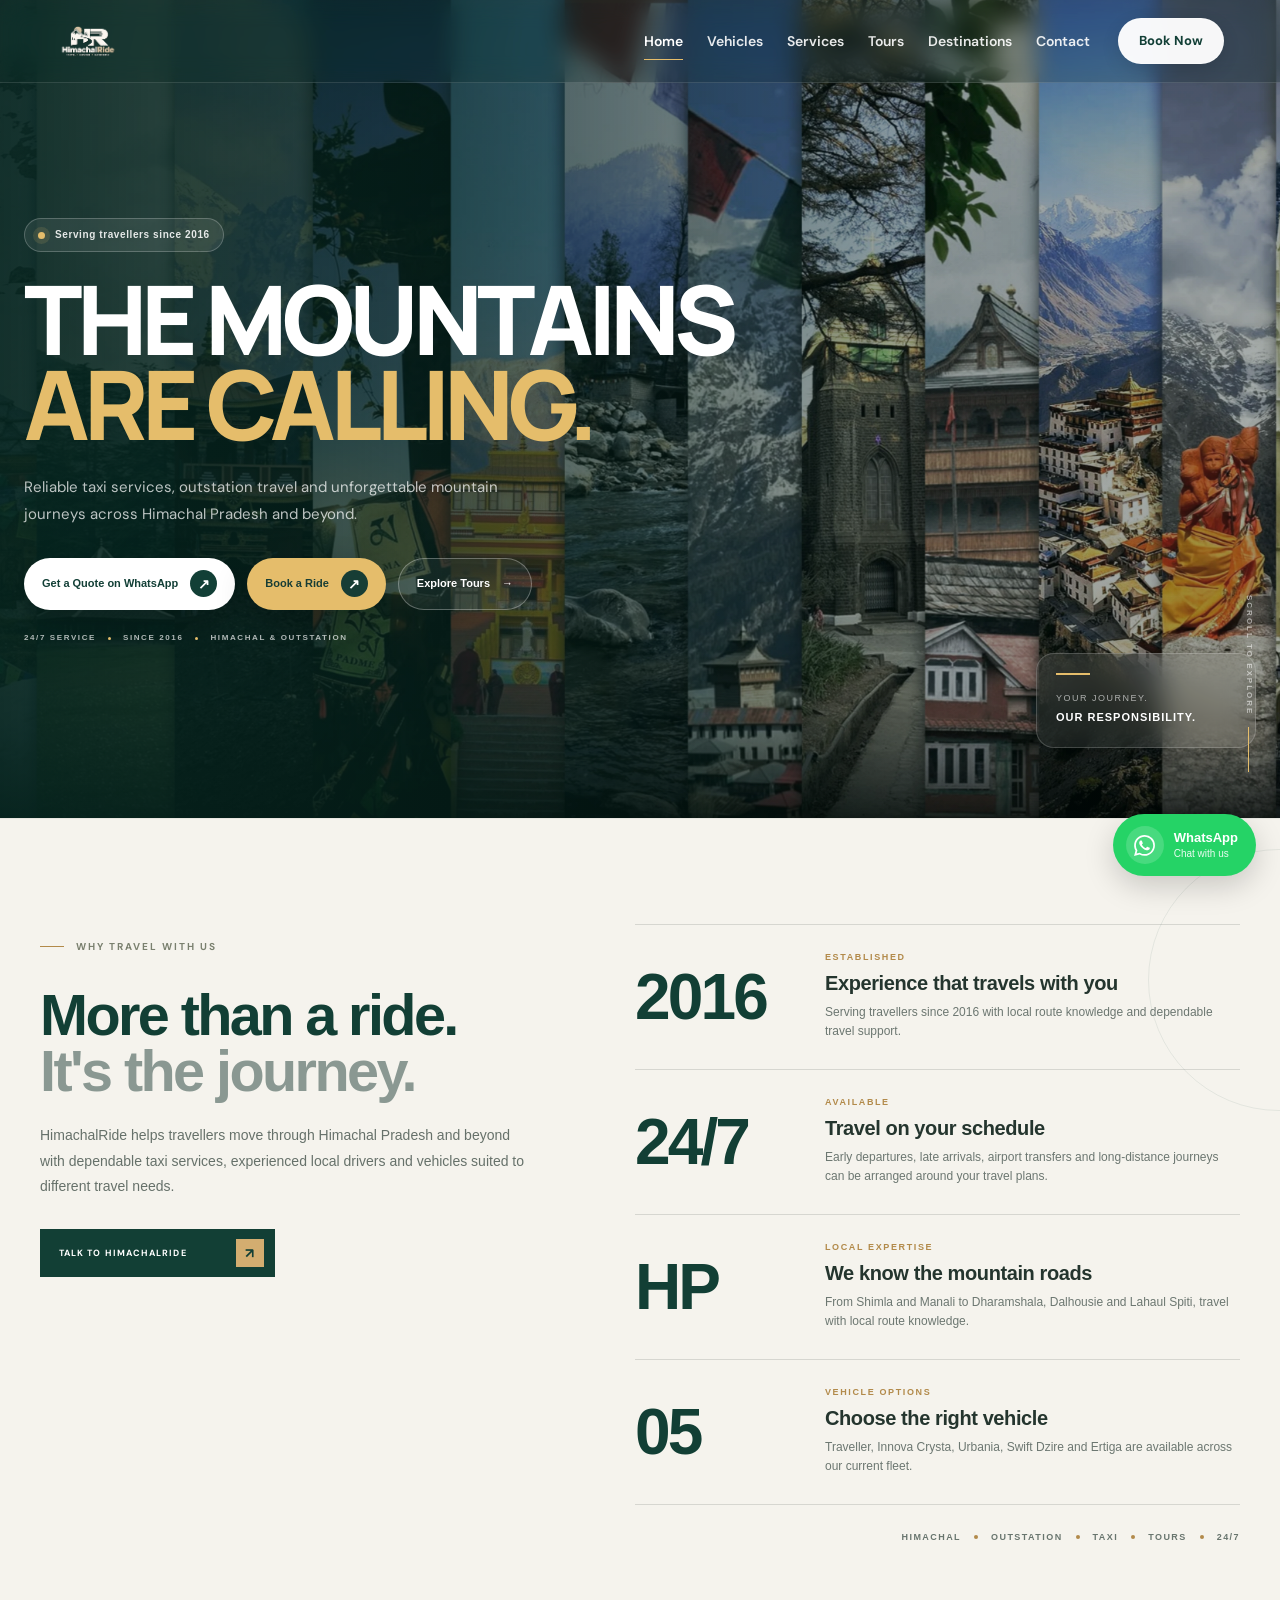
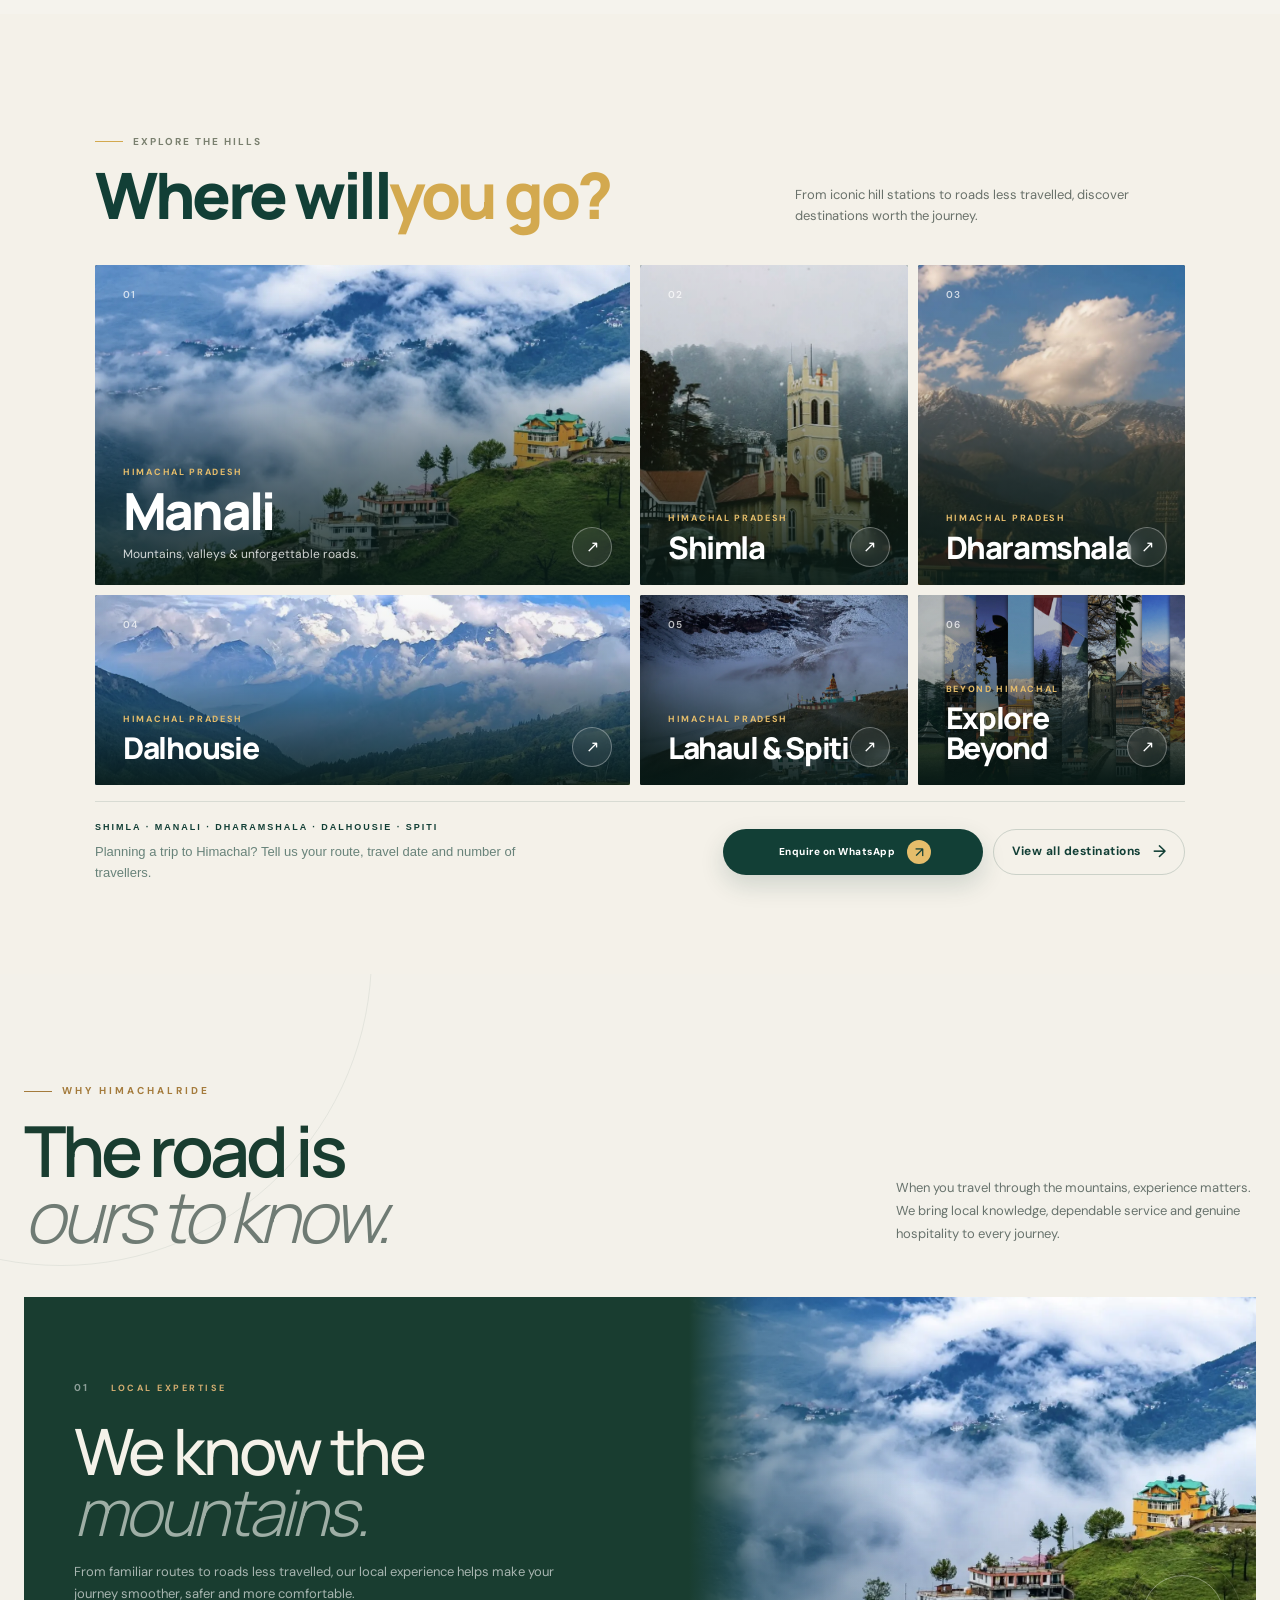
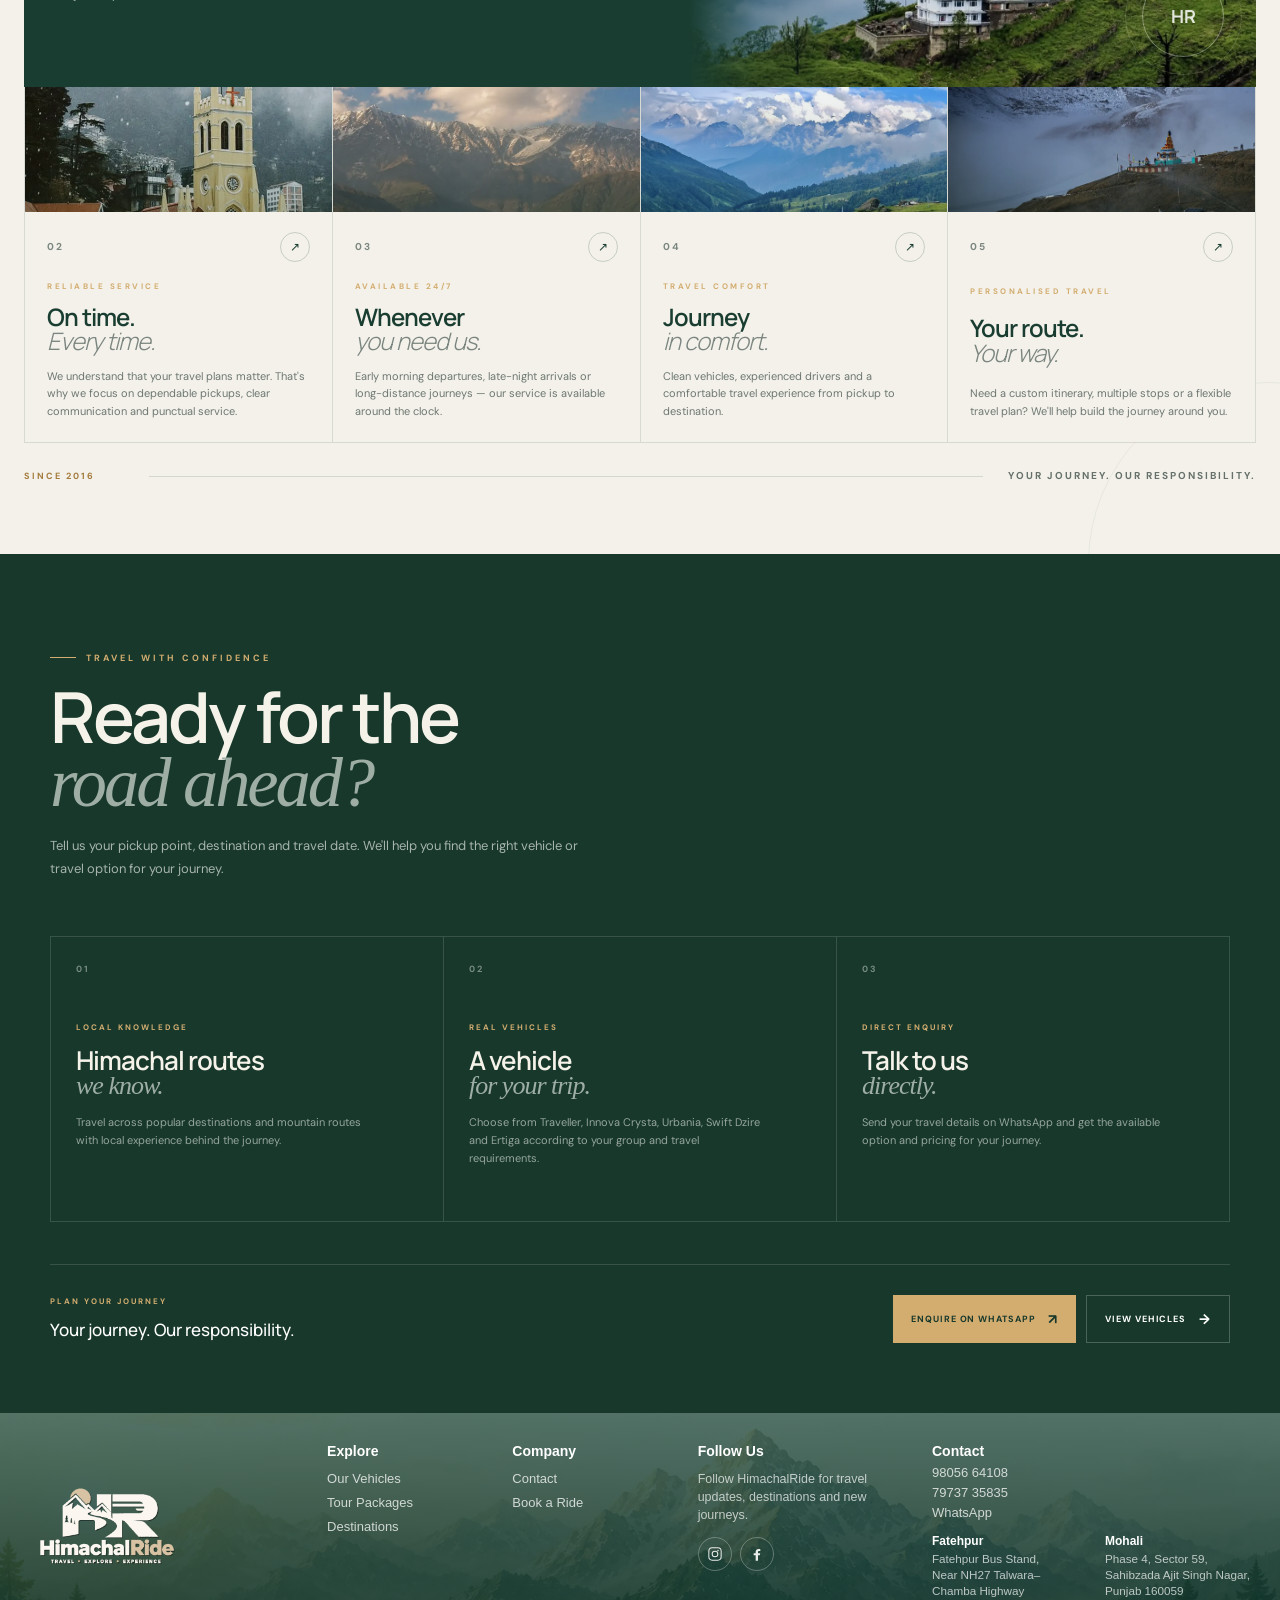
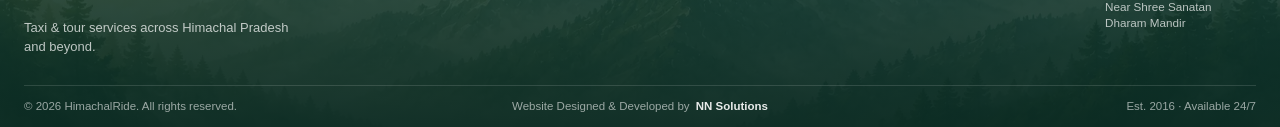
<file: index.html>
<!DOCTYPE html>
<html lang="en">
<head>
    <meta charset="UTF-8">

    <meta
        name="viewport"
        content="width=device-width, initial-scale=1.0">

    <!-- SEO -->
    <title>
        HimachalRide | Himachal Taxi Service & Tour Packages
    </title>

    <meta
        name="description"
        content="Book reliable taxi services, outstation cabs and Himachal tour packages with HimachalRide. Serving Shimla, Manali, Dharamshala, Dalhousie, Lahaul Spiti and beyond since 2016."
    >

    <meta
        name="robots"
        content="index, follow"
    >

    <link
        rel="canonical"
        href="https://himachalride.com/"
    >

    <!-- Open Graph / Facebook / WhatsApp -->
    <meta
        property="og:type"
        content="website"
    >

    <meta
        property="og:title"
        content="HimachalRide | Himachal Taxi Service & Tour Packages"
    >

    <meta
        property="og:description"
        content="Reliable taxi services, outstation travel and tour packages across Himachal Pradesh and beyond. Serving travellers since 2016."
    >

    <meta
        property="og:url"
        content="https://himachalride.com/"
    >

    <meta
        property="og:site_name"
        content="HimachalRide"
    >

    <meta
        property="og:image"
        content="https://himachalride.com/assets/images/destinations/himachal-hero.jpg.webp"
    >

    <meta
    property="og:image:alt"
    content="HimachalRide taxi travel through the mountains of Himachal Pradesh"
    >

    <!-- Twitter / X -->
    <meta
        name="twitter:card"
        content="summary_large_image"
    >

    <meta
        name="twitter:title"
        content="HimachalRide | Himachal Taxi Service & Tour Packages"
    >

    <meta
        name="twitter:description"
        content="Reliable taxi services and tour packages across Himachal Pradesh and beyond."
    >

    <meta
        name="twitter:image"
        content="https://himachalride.com/assets/images/destinations/himachal-hero.jpg.webp"
    >


    <link
    rel="icon"
    type="image/png"
    href="assets/images/destinations/favicon.png"
>
    <!-- Google Fonts -->
    <link rel="preconnect" href="https://fonts.googleapis.com">
    <link rel="preconnect" href="https://fonts.gstatic.com" crossorigin>

    <link
        href="https://fonts.googleapis.com/css2?family=DM+Sans:wght@400;500;600;700&family=Manrope:wght@400;500;600;700;800&display=swap"
        rel="stylesheet"
    >

    <!-- Global CSS -->
    <link
        rel="stylesheet"
        href="assets/css/style.css"
    >

    <!-- Header / Footer CSS -->
    <link
        rel="stylesheet"
        href="assets/css/components.css"
    >

    <!-- Hero CSS -->
    <link
        rel="stylesheet"
        href="assets/css/hero.css"
    >

    <link
        rel="stylesheet"
        href="assets/css/trust.css"
    >

    <link
        rel="stylesheet"
        href="assets/css/destinations.css"
    >

    <link
        rel="stylesheet"
        href="assets/css/why.css"
    >


    <link
    rel="stylesheet"
    href="assets/css/aim.css"
    >

    <link
        rel="stylesheet"
        href="assets/css/testimonials.css"
    >

    <!-- Structured Data -->
    <script type="application/ld+json">
    {
        "@context": "https://schema.org",
        "@type": "TravelAgency",
        "name": "HimachalRide",
        "url": "https://himachalride.com/",
        "telephone": [
            "+91-9805664108",
            "+91-7973735835"
        ],
        "description": "Taxi services, outstation travel and tour packages across Himachal Pradesh and beyond.",
        "foundingDate": "2016",
        "areaServed": [
            "Himachal Pradesh",
            "Shimla",
            "Manali",
            "Dharamshala",
            "Dalhousie",
            "Lahaul Spiti",
            "Chandigarh",
            "Amritsar",
            "Jammu and Kashmir",
            "Rajasthan",
            "Uttarakhand"
        ],
        "contactPoint": {
            "@type": "ContactPoint",
            "telephone": "+91-9805664108",
            "contactType": "customer service",
            "availableLanguage": [
                "English",
                "Hindi"
            ]
        }
    }
    </script>

</head>

<body>

    <!-- ================= HEADER ================= -->
    <div id="header"></div>


    <!-- ================= MAIN ================= -->
    <main>

        <!-- ================= HERO ================= -->
       <!-- ================= HERO ================= -->
<section class="hero">

    <!-- Background -->
    <div class="hero-background">
        <img
            src="assets/images/destinations/himachal-hero.jpg.webp"
            alt="Scenic mountain road in Himachal Pradesh"
        >
    </div>

    <!-- Overlay -->
    <div class="hero-overlay"></div>

    <!-- Hero Content -->
    <div class="hero-container">

        <div class="hero-content">

            <!-- Small Badge -->
            <div class="hero-badge">
                <span class="badge-dot"></span>
                Serving travellers since 2016
            </div>

            <!-- Main Heading -->
            <h1>
                THE MOUNTAINS
                <span>ARE CALLING.</span>
            </h1>

            <!-- Description -->
            <p class="hero-description">
                Reliable taxi services, outstation travel and
                unforgettable mountain journeys across Himachal Pradesh
                and beyond.
            </p>

            <!-- Primary Actions -->
            <div class="hero-buttons">

                <!-- WhatsApp CTA -->
                <a
                  href="https://wa.me/919805664108?text=Hello%20HimachalRide%2C%20I%20would%20like%20to%20make%20a%20travel%20enquiry.%0A%0APickup%20Location%3A%20%0ADestination%3A%20%0ATravel%20Date%3A%20%0ANumber%20of%20Travellers%3A%20%0AService%2FVehicle%20Required%3A%20%0A%0APlease%20share%20the%20best%20available%20option%20and%20price."
                    class="hero-btn hero-btn-whatsapp"
                    target="_blank"
                    rel="noopener noreferrer"
                >
                    <span>Get a Quote on WhatsApp</span>
                    <span class="hero-btn-icon">↗</span>
                </a>

                <!-- Booking CTA -->
                <a
                    href="pages/contact.html#booking"
                    class="hero-btn hero-btn-primary"
                >
                    <span>Book a Ride</span>
                    <span class="hero-btn-icon">↗</span>
                </a>

                <!-- Tours CTA -->
                <a
                    href="pages/tours.html"
                    class="hero-btn hero-btn-secondary"
                >
                    <span>Explore Tours</span>
                    <span>→</span>
                </a>

            </div>

            <!-- Trust / Conversion Line -->
            <div class="hero-trust-line">
                <span>24/7 SERVICE</span>
                <i></i>
                <span>SINCE 2016</span>
                <i></i>
                <span>HIMACHAL &amp; OUTSTATION</span>
            </div>

        </div>

        <!-- Hero Side Info -->
        <div class="hero-side">
            <div class="hero-side-line"></div>

            <p>
                YOUR JOURNEY.<br>
                <strong>OUR RESPONSIBILITY.</strong>
            </p>
        </div>

    </div>

    <!-- Scroll Indicator -->
    <div class="hero-scroll">

        <span>SCROLL TO EXPLORE</span>

        <div class="scroll-line"></div>

    </div>

</section>

        <!-- ================= NEXT SECTION PLACEHOLDER ================= -->
       <!-- =====================================================
     TRUST / STATS SECTION
     ===================================================== -->
<!-- =====================================================
     TRUST / CREDIBILITY SECTION
     ===================================================== -->

<section class="trust-section">

    <div class="trust-container">

        <!-- LEFT — INTRO -->

        <div class="trust-intro">

            <span class="section-eyebrow">
                WHY TRAVEL WITH US
            </span>

            <h2>
                More than a ride.
                <span>It's the journey.</span>
            </h2>

            <p>
                HimachalRide helps travellers move through Himachal Pradesh
                and beyond with dependable taxi services, experienced local
                drivers and vehicles suited to different travel needs.
            </p>

            <a
                class="trust-whatsapp-btn"
                href="https://wa.me/919805664108?text=Hello%20HimachalRide%2C%0A%0AI%20would%20like%20to%20make%20a%20travel%20enquiry.%0A%0APickup%20Location%3A%0ADestination%3A%0ATravel%20Date%3A%0ANumber%20of%20Travellers%3A%0A%0APlease%20share%20the%20best%20available%20option%20and%20price."
                target="_blank"
                rel="noopener noreferrer"
            >
                <span>Talk to HimachalRide</span>
                <strong>↗</strong>
            </a>

        </div>


        <!-- RIGHT — TRUST FACTS -->

        <div class="trust-stats">


            <!-- 01 -->

            <div class="trust-stat">

                <div class="stat-number">
                    2016
                </div>

                <div class="stat-content">

                    <span class="stat-label">
                        ESTABLISHED
                    </span>

                    <h3>
                        Experience that travels with you
                    </h3>

                    <p>
                        Serving travellers since 2016 with local route
                        knowledge and dependable travel support.
                    </p>

                </div>

            </div>


            <!-- 02 -->

            <div class="trust-stat">

                <div class="stat-number">
                    24/7
                </div>

                <div class="stat-content">

                    <span class="stat-label">
                        AVAILABLE
                    </span>

                    <h3>
                        Travel on your schedule
                    </h3>

                    <p>
                        Early departures, late arrivals, airport transfers
                        and long-distance journeys can be arranged around
                        your travel plans.
                    </p>

                </div>

            </div>


            <!-- 03 -->

            <div class="trust-stat">

                <div class="stat-number">
                    HP
                </div>

                <div class="stat-content">

                    <span class="stat-label">
                        LOCAL EXPERTISE
                    </span>

                    <h3>
                        We know the mountain roads
                    </h3>

                    <p>
                        From Shimla and Manali to Dharamshala, Dalhousie and
                        Lahaul Spiti, travel with local route knowledge.
                    </p>

                </div>

            </div>


            <!-- 04 -->

            <div class="trust-stat">

                <div class="stat-number">
                    05
                </div>

                <div class="stat-content">

                    <span class="stat-label">
                        VEHICLE OPTIONS
                    </span>

                    <h3>
                        Choose the right vehicle
                    </h3>

                    <p>
                        Traveller, Innova Crysta, Urbania, Swift Dzire and
                        Ertiga are available across our current fleet.
                    </p>

                </div>

            </div>


        </div>


        <!-- BOTTOM TRUST LINE -->

        <div class="trust-bottom">

            <span>
                HIMACHAL
            </span>

            <i></i>

            <span>
                OUTSTATION
            </span>

            <i></i>

            <span>
                TAXI
            </span>

            <i></i>

            <span>
                TOURS
            </span>

            <i></i>

            <span>
                24/7
            </span>

        </div>


    </div>

</section>

<!-- =====================================================
     DESTINATIONS SECTION
     ===================================================== -->

<section class="destinations-section">

    <div class="destinations-container">

        <!-- Section Heading -->
        <div class="destinations-heading">

            <div>
                <span class="section-eyebrow">EXPLORE THE HILLS </span>

                <h2>Where will<span>you go?</span>
                </h2>
            </div>

            <p>
                From iconic hill stations to roads less travelled,
                discover destinations worth the journey.
            </p>

        </div>


        <!-- Destination Grid -->
        <div class="destination-grid">


            <!-- Featured Destination -->
            <a href="pages/destinations.html"
               class="destination-card destination-featured">

                <div class="destination-image">
                    <img
                        src="assets/images/destinations/manali.webp"
                        alt="Manali Himachal Pradesh"
                    >
                </div>

                <div class="destination-overlay"></div>

                <div class="destination-content">

                    <span class="destination-number">
                        01
                    </span>

                    <div>
                        <span class="destination-location">
                            HIMACHAL PRADESH</span>
                        <h3> Manali </h3>
                        <p> Mountains, valleys & unforgettable roads. </p>
                    </div>

                    <span class="destination-arrow">
                        ↗
                    </span>

                </div>
            </a>
            <!-- Shimla -->
            <a href="pages/destinations.html"
               class="destination-card destination-small">

                <div class="destination-image">
                    <img
                        src="assets/images/destinations/shimla.webp"
                        alt="Shimla Himachal Pradesh">
                </div>
                <div class="destination-overlay"></div>
                <div class="destination-content">

                    <span class="destination-number">02 </span>

                    <div>
                        <span class="destination-location">
                            HIMACHAL PRADESH
                        </span>

                        <h3>
                            Shimla
                        </h3>
                    </div>

                    <span class="destination-arrow">
                        ↗
                    </span>

                </div>

            </a>


            <!-- Dharamshala -->
            <a href="pages/destinations.html"
               class="destination-card destination-small">

                <div class="destination-image">
                    <img
                        src="assets/images/destinations/dharmshala.webp"
                        alt="Dharamshala Himachal Pradesh"
                    >
                </div>

                <div class="destination-overlay"></div>

                <div class="destination-content">

                    <span class="destination-number">
                        03
                    </span>

                    <div>
                        <span class="destination-location">
                            HIMACHAL PRADESH
                        </span>

                        <h3>
                            Dharamshala
                        </h3>
                    </div>

                    <span class="destination-arrow">
                        ↗
                    </span>

                </div>

            </a>


            <!-- Dalhousie -->
            <a href="pages/destinations.html"
               class="destination-card destination-small">

                <div class="destination-image">
                    <img
                        src="assets/images/destinations/dalhousie.webp"
                        alt="Dalhousie Himachal Pradesh"
                    >
                </div>

                <div class="destination-overlay"></div>

                <div class="destination-content">

                    <span class="destination-number">
                        04
                    </span>

                    <div>
                        <span class="destination-location">
                            HIMACHAL PRADESH
                        </span>

                        <h3>
                            Dalhousie
                        </h3>
                    </div>

                    <span class="destination-arrow">
                        ↗
                    </span>

                </div>

            </a>


            <!-- Spiti -->
            <a href="pages/destinations.html"
               class="destination-card destination-spiti">

                <div class="destination-image">
                    <img
                        src="assets/images/destinations/lahaul spiti.webp"
                        alt="Lahaul Spiti Valley"
                    >
                </div>

                <div class="destination-overlay"></div>

                <div class="destination-content">

                    <span class="destination-number">
                        05
                    </span>

                    <div>
                        <span class="destination-location">
                            HIMACHAL PRADESH
                        </span>

                        <h3>
                            Lahaul & Spiti
                        </h3>
                    </div>

                    <span class="destination-arrow">
                        ↗
                    </span>

                </div>

            </a>


            <!-- Outstation -->
            <a href="pages/destinations.html"
               class="destination-card destination-outstation">

                <div class="destination-image">
                    <img
                        src="assets/images/destinations/himachal-hero.jpg.webp"
                        alt="Road trip from Himachal"
                    >
                </div>

                <div class="destination-overlay"></div>

                <div class="destination-content">

                    <span class="destination-number">
                        06
                    </span>

                    <div>
                        <span class="destination-location">
                            BEYOND HIMACHAL
                        </span>

                        <h3>
                            Explore Beyond
                        </h3>
                    </div>

                    <span class="destination-arrow">
                        ↗
                    </span>

                </div>

            </a>

        </div>


        <!-- Bottom Link -->
       <div class="destinations-bottom">

    <div class="destinations-bottom-info">
        <span>
            SHIMLA · MANALI · DHARAMSHALA · DALHOUSIE · SPITI
        </span>

        <p>
            Planning a trip to Himachal? Tell us your route,
            travel date and number of travellers.
        </p>
    </div>

    <div class="destinations-bottom-actions">

        <a
            href="https://wa.me/919805664108?text=Hello%20HimachalRide%2C%20I%20want%20to%20enquire%20about%20a%20taxi%20for%20Himachal.%0A%0APickup%20Location%3A%20%0ADestination%3A%20%0ATravel%20Date%3A%20%0ANumber%20of%20Travellers%3A%20%0A%0APlease%20share%20the%20best%20available%20option%20and%20price."
            target="_blank"
            rel="noopener noreferrer"
            class="destination-whatsapp-btn"
        >
            Enquire on WhatsApp
            <strong>↗</strong>
        </a>

        <a
            href="pages/destinations.html"
            class="destination-view-btn"
        >
            View all destinations
            <strong>→</strong>
        </a>

    </div>

</div>

    </div>

</section>
<!-- =========================================================
     WHY CHOOSE US
     ========================================================= -->

<section class="why-section">

    <div class="why-container">

        <!-- =================================================
             HEADER
             ================================================= -->

        <div class="why-header">

            <div>

                <span class="section-eyebrow">
                    WHY HIMACHALRIDE
                </span>

                <h2>
                    The road is
                    <span>ours to know.</span>
                </h2>

            </div>

            <p>
                When you travel through the mountains, experience matters.
                We bring local knowledge, dependable service and genuine
                hospitality to every journey.
            </p>

        </div>


        <!-- =================================================
             MAIN FEATURE
             ================================================= -->

        <div class="why-feature">

            <!-- Left Content -->

            <div class="why-feature-content">

                <div class="why-feature-top">

                    <span class="why-feature-number">
                        01
                    </span>

                    <span class="why-label">
                        LOCAL EXPERTISE
                    </span>

                </div>


                <h3>
                    We know the
                    <span>mountains.</span>
                </h3>


                <p>
                    From familiar routes to roads less travelled,
                    our local experience helps make your journey
                    smoother, safer and more comfortable.
                </p>

            </div>


            <!-- Right Image -->

            <div class="why-feature-image">

                <img
                    src="assets/images/destinations/manali.webp"
                    alt="Mountain landscape in Himachal Pradesh"
                >

                <div class="why-image-overlay"></div>

                <div class="why-feature-mark">
                    HR
                </div>

            </div>

        </div>


        <!-- =================================================
             BENEFITS GRID
             ================================================= -->

        <div class="why-grid">


            <!-- 02 -->

            <article class="why-card">

                <div class="why-card-image">

                    <img
                        src="assets/images/destinations/shimla.webp"
                        alt="Mountain road near Shimla"
                    >

                    <div class="why-card-image-overlay"></div>

                </div>


                <div class="why-card-content">

                    <div class="why-card-top">

                        <span>02</span>

                        <i>↗</i>

                    </div>


                    <span class="why-label">
                        RELIABLE SERVICE
                    </span>


                    <h3>
                        On time.
                        <span>Every time.</span>
                    </h3>


                    <p>
                        We understand that your travel plans matter.
                        That's why we focus on dependable pickups,
                        clear communication and punctual service.
                    </p>

                </div>

            </article>


            <!-- 03 -->

            <article class="why-card">

                <div class="why-card-image">

                    <img
                        src="assets/images/destinations/dharmshala.webp"
                        alt="Dharamshala mountain landscape"
                    >

                    <div class="why-card-image-overlay"></div>

                </div>


                <div class="why-card-content">

                    <div class="why-card-top">

                        <span>03</span>

                        <i>↗</i>

                    </div>


                    <span class="why-label">
                        AVAILABLE 24/7
                    </span>


                    <h3>
                        Whenever
                        <span>you need us.</span>
                    </h3>


                    <p>
                        Early morning departures, late-night arrivals
                        or long-distance journeys — our service is
                        available around the clock.
                    </p>

                </div>

            </article>


            <!-- 04 -->

            <article class="why-card">

                <div class="why-card-image">

                    <img
                        src="assets/images/destinations/dalhousie.webp"
                        alt="Dalhousie mountain landscape"
                    >

                    <div class="why-card-image-overlay"></div>

                </div>


                <div class="why-card-content">

                    <div class="why-card-top">

                        <span>04</span>

                        <i>↗</i>

                    </div>


                    <span class="why-label">
                        TRAVEL COMFORT
                    </span>


                    <h3>
                        Journey
                        <span>in comfort.</span>
                    </h3>


                    <p>
                        Clean vehicles, experienced drivers and a
                        comfortable travel experience from pickup
                        to destination.
                    </p>

                </div>

            </article>


            <!-- 05 -->

            <article class="why-card">

                <div class="why-card-image">

                    <img
                        src="assets/images/destinations/lahaul spiti.webp"
                        alt="Lahaul Spiti mountain landscape"
                    >

                    <div class="why-card-image-overlay"></div>

                </div>


                <div class="why-card-content">

                    <div class="why-card-top">

                        <span>05</span>

                        <i>↗</i>

                    </div>


                    <span class="why-label">
                        PERSONALISED TRAVEL
                    </span>


                    <h3>
                        Your route.
                        <span>Your way.</span>
                    </h3>


                    <p>
                        Need a custom itinerary, multiple stops or
                        a flexible travel plan? We'll help build
                        the journey around you.
                    </p>

                </div>

            </article>


        </div>


        <!-- =================================================
             BOTTOM STATEMENT
             ================================================= -->

        <div class="why-bottom">

            <span>
                SINCE 2016
            </span>

            <div class="why-line"></div>

            <strong>
                YOUR JOURNEY. OUR RESPONSIBILITY.
            </strong>

        </div>

    </div>

</section>

<!-- =========================================================
     TESTIMONIALS
     ========================================================= -->

<!-- =========================================================
     TRAVEL WITH CONFIDENCE
     ========================================================= -->

<section class="testimonials-section confidence-section">

    <div class="confidence-container">

        <div class="confidence-heading">

            <span class="section-eyebrow">
                TRAVEL WITH CONFIDENCE
            </span>

            <h2>
                Ready for the
                <span>road ahead?</span>
            </h2>

            <p>
                Tell us your pickup point, destination and travel date.
                We'll help you find the right vehicle or travel option
                for your journey.
            </p>

        </div>


        <div class="confidence-grid">


            <div class="confidence-card">

                <span class="confidence-number">
                    01
                </span>

                <span class="confidence-label">
                    LOCAL KNOWLEDGE
                </span>

                <h3>
                    Himachal routes
                    <em>we know.</em>
                </h3>

                <p>
                    Travel across popular destinations and mountain routes
                    with local experience behind the journey.
                </p>

            </div>


            <div class="confidence-card">

                <span class="confidence-number">
                    02
                </span>

                <span class="confidence-label">
                    REAL VEHICLES
                </span>

                <h3>
                    A vehicle
                    <em>for your trip.</em>
                </h3>

                <p>
                    Choose from Traveller, Innova Crysta, Urbania,
                    Swift Dzire and Ertiga according to your group
                    and travel requirements.
                </p>

            </div>


            <div class="confidence-card">

                <span class="confidence-number">
                    03
                </span>

                <span class="confidence-label">
                    DIRECT ENQUIRY
                </span>

                <h3>
                    Talk to us
                    <em>directly.</em>
                </h3>

                <p>
                    Send your travel details on WhatsApp and get the
                    available option and pricing for your journey.
                </p>

            </div>


        </div>


        <div class="confidence-cta">

            <div class="confidence-cta-copy">

                <span>
                    PLAN YOUR JOURNEY
                </span>

                <strong>
                    Your journey. Our responsibility.
                </strong>

            </div>


            <div class="confidence-cta-actions">

                <a
                    href="https://wa.me/919805664108?text=Hello%20HimachalRide%2C%0A%0AI%20want%20to%20plan%20a%20journey.%0A%0APickup%20Location%3A%0ADestination%3A%0ATravel%20Date%3A%0ANumber%20of%20Travellers%3A%0AService%2FVehicle%20Required%3A%0A%0APlease%20share%20the%20best%20available%20option%20and%20price."
                    target="_blank"
                    rel="noopener noreferrer"
                    class="confidence-whatsapp-btn"
                >
                    Enquire on WhatsApp
                    <strong>↗</strong>
                </a>


                <a
                    href="pages/vehicles.html"
                    class="confidence-secondary-btn"
                >
                    View Vehicles
                    <span>→</span>
                </a>

            </div>

        </div>

    </div>

</section>

    </main>


    <!-- ================= FOOTER ================= -->
    <div id="footer"></div>


    <!-- ================= JAVASCRIPT ================= -->

    <script src="assets/js/components.js"></script>
    <script src="assets/js/main.js"></script>
    <script src="assets/js/testimonials.js"></script>

    <!-- Hero JS -->
    <script src="assets/js/hero.js"></script>

</body>
</html>
</file>
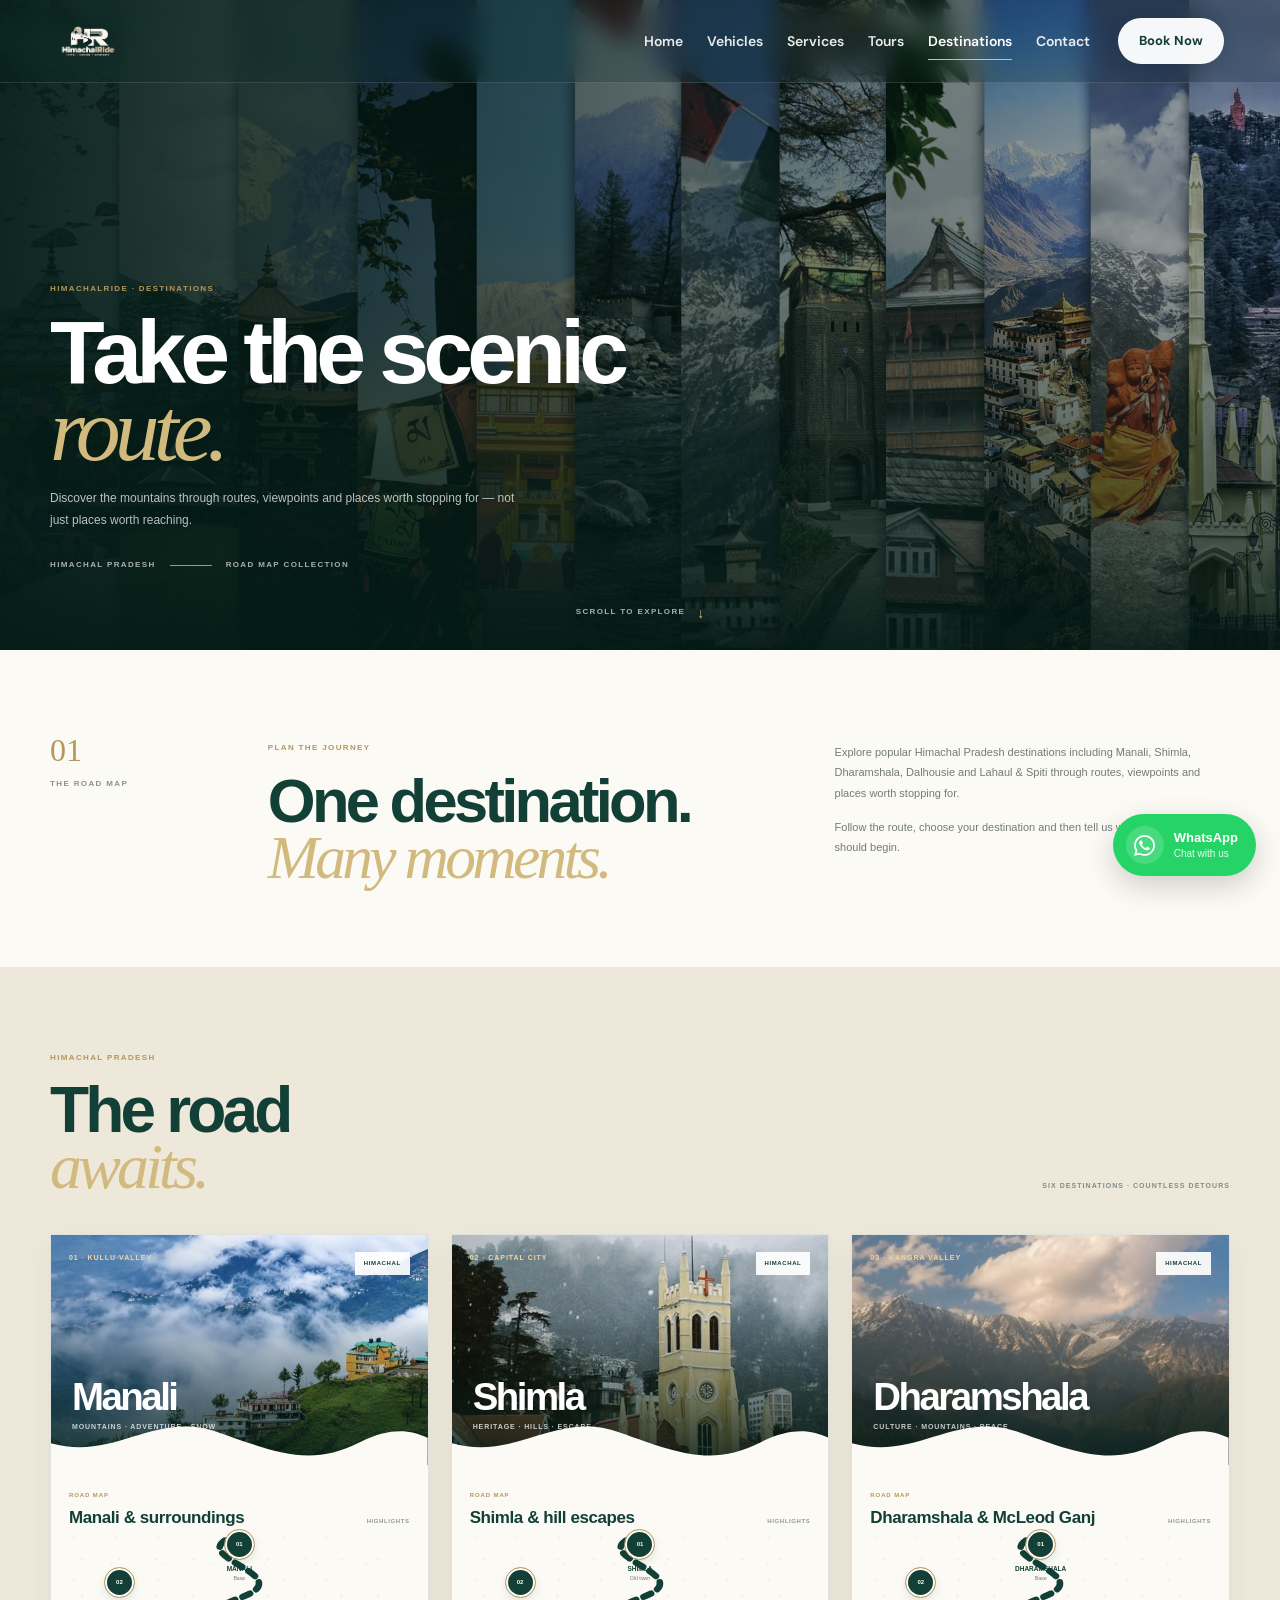
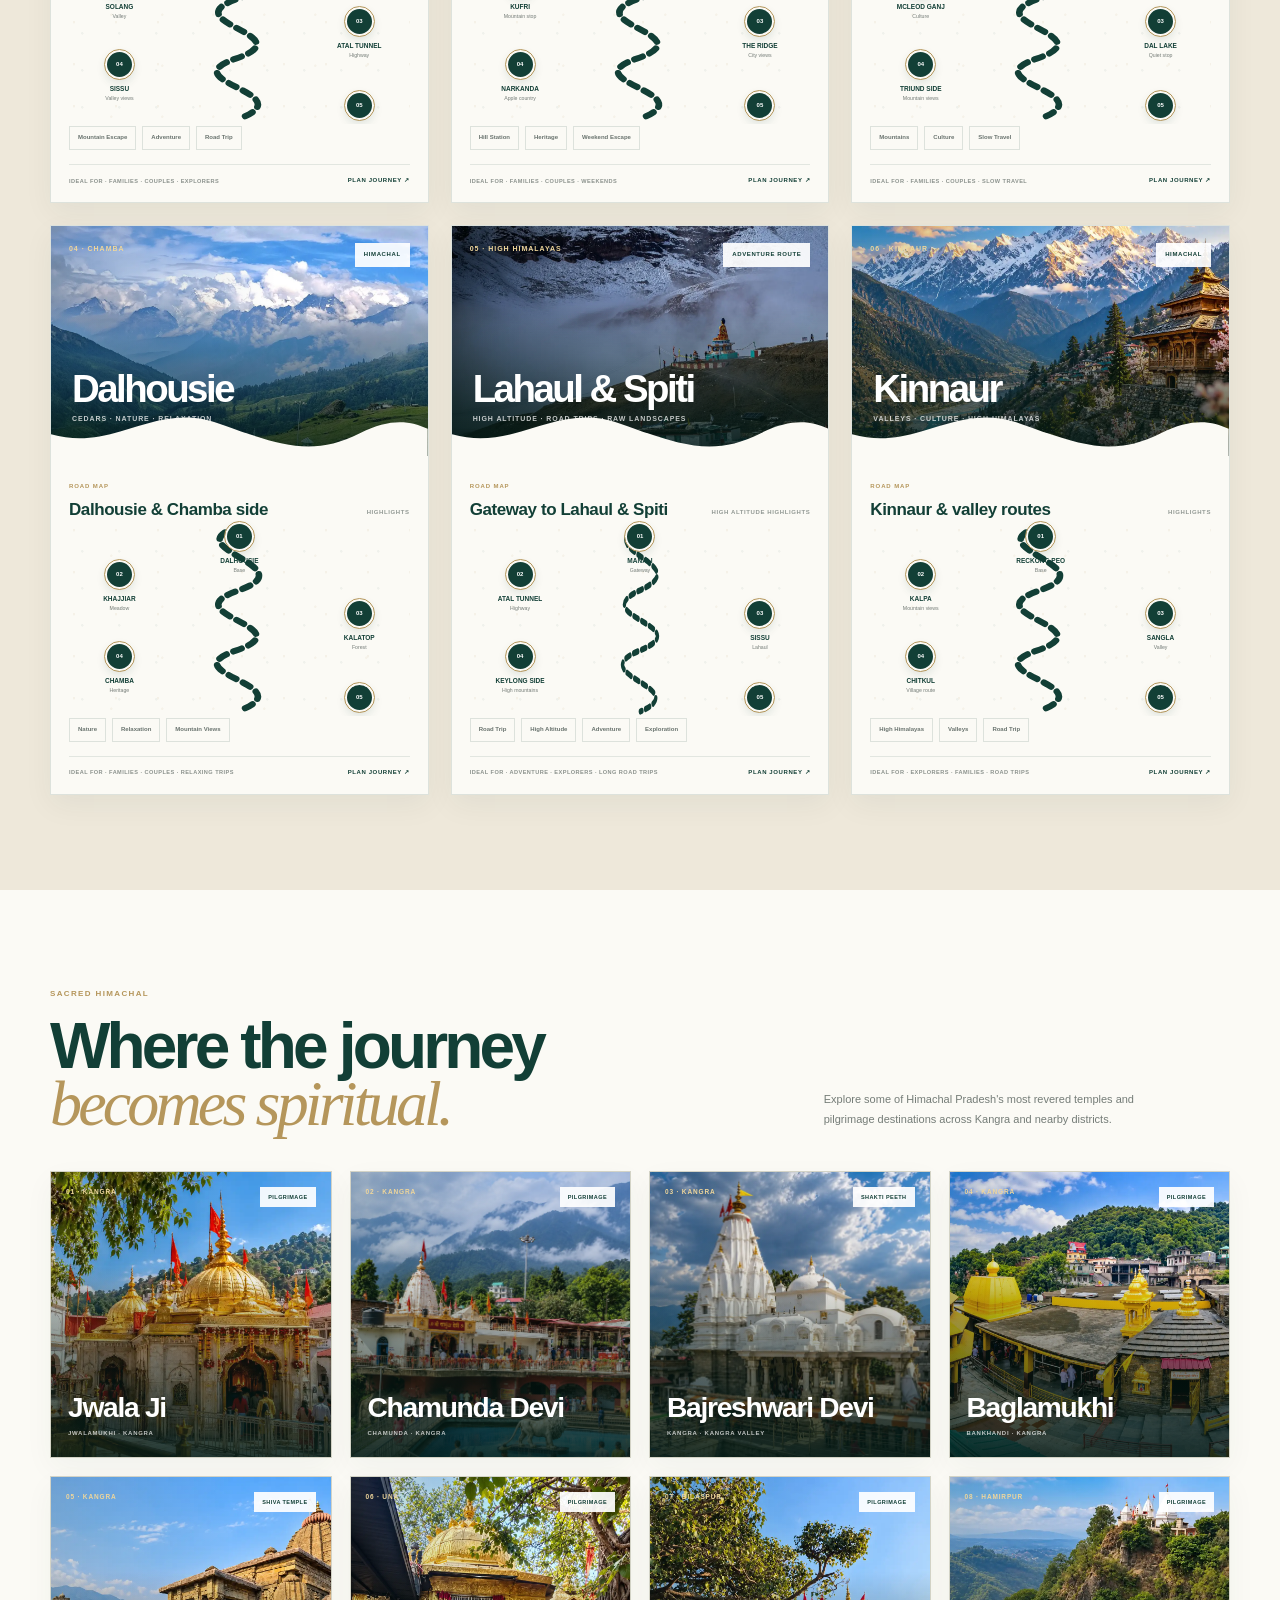
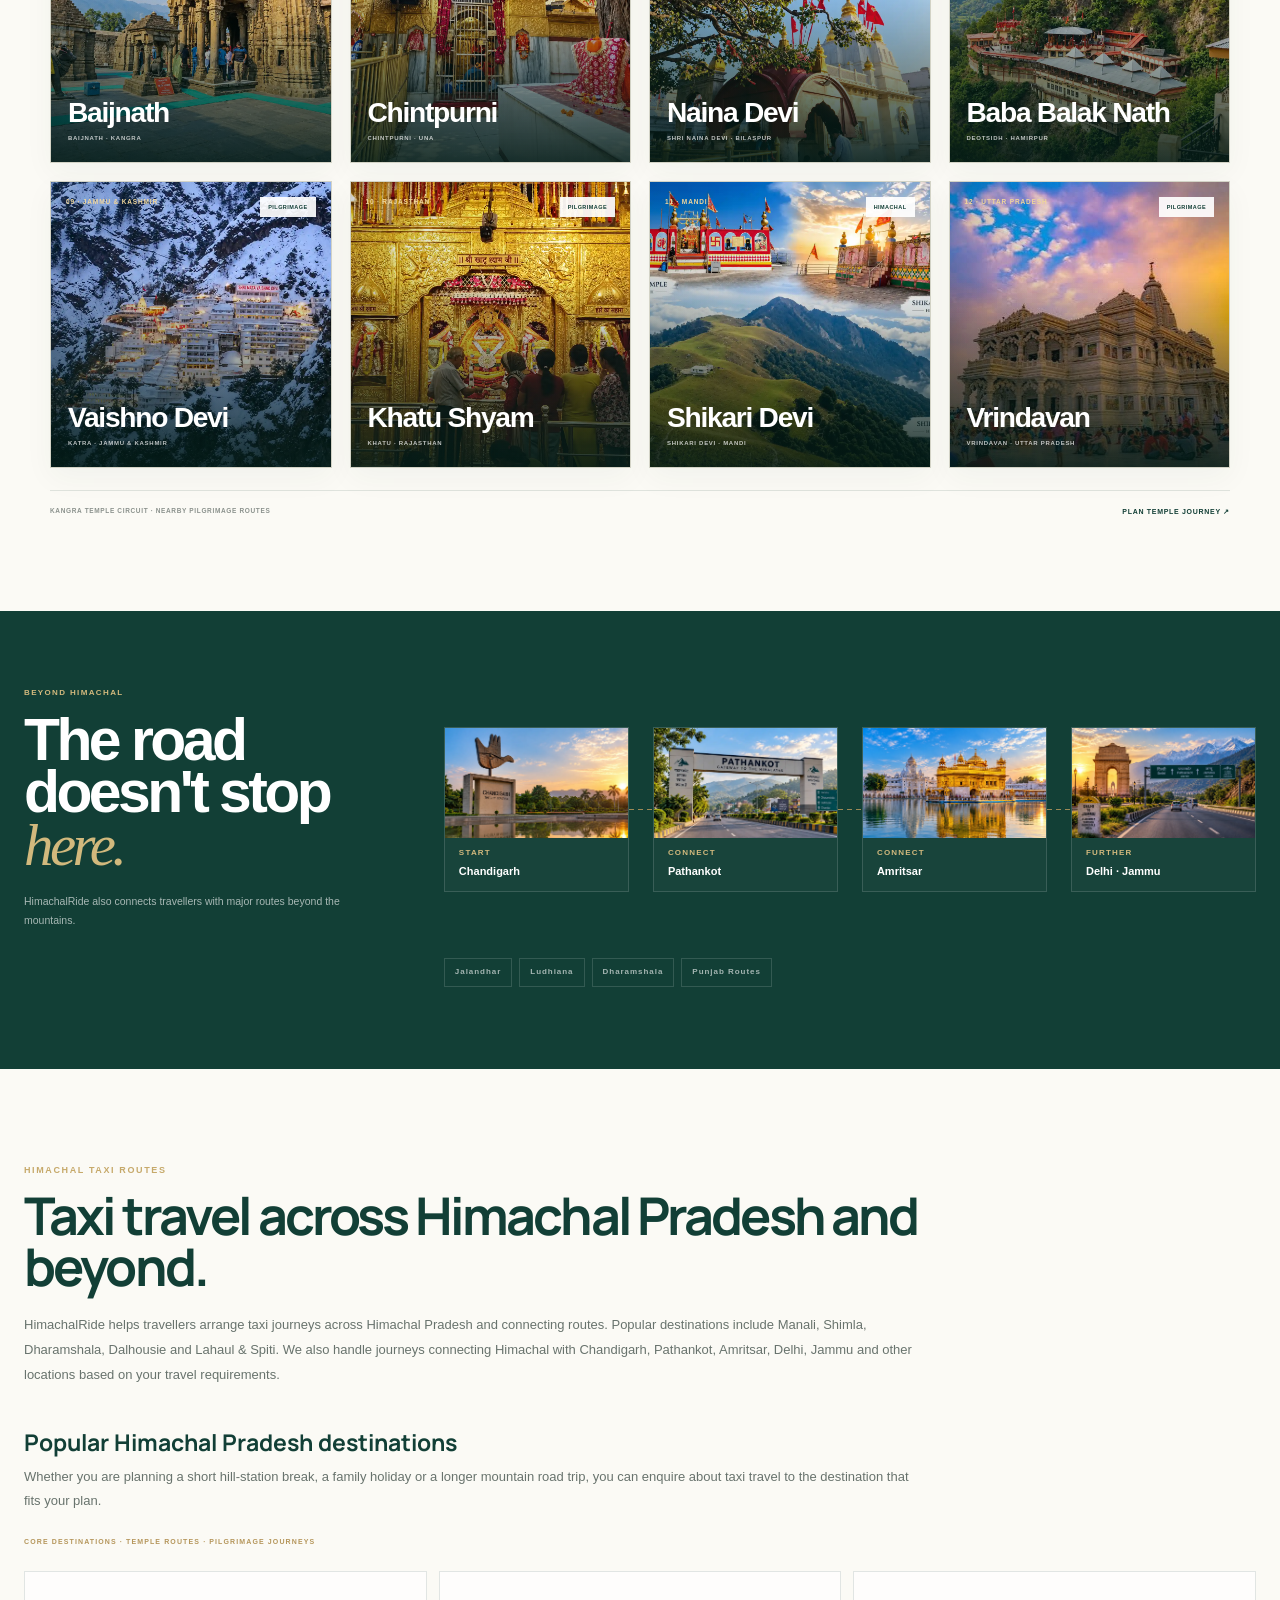
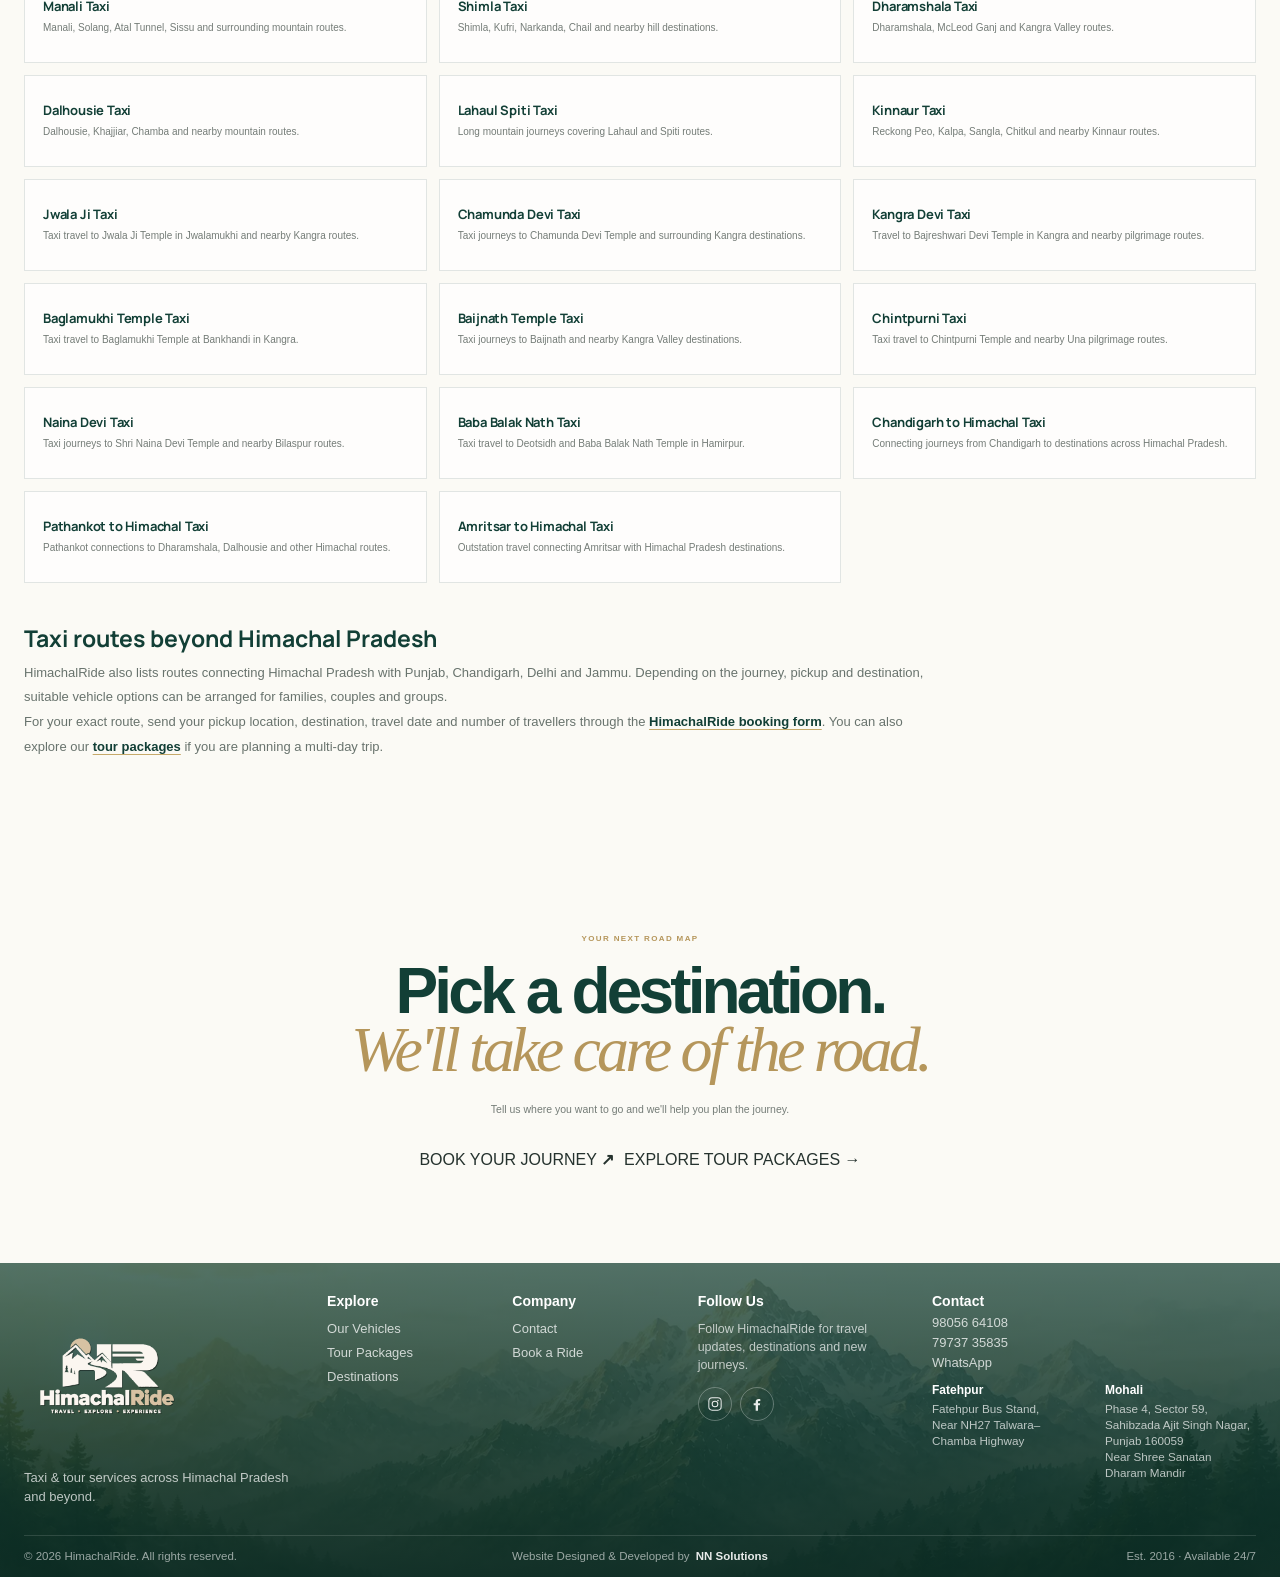
<file: pages/destinations.html>
<!DOCTYPE html>
<html lang="en">
<head>
    <meta charset="UTF-8">
    <meta name="viewport" content="width=device-width, initial-scale=1.0">

    <title>Himachal Pradesh Taxi Destinations | Shimla, Manali, Dharamshala & More | HimachalRide</title>

    <meta name="description"
          content="Explore HimachalRide destinations including Shimla, Manali, Dharamshala, Dalhousie and Lahaul Spiti, plus taxi routes to Chandigarh, Pathankot, Amritsar, Delhi, Jammu and other destinations.">

    <meta name="robots" content="index, follow">

      <link
    rel="icon"
    type="image/png"
    href="../assets/images/destinations/favicon.png"
>

    <link rel="canonical" href="https://himachalride.com/pages/destinations.html">

    <!-- Open Graph -->
    <meta property="og:type" content="website">
    <meta property="og:title" content="Himachal Pradesh Taxi Destinations | Shimla, Manali & More">
    <meta property="og:description"
          content="Explore HimachalRide destinations and taxi routes across Himachal Pradesh and beyond, including Shimla, Manali, Dharamshala, Dalhousie and Lahaul Spiti.">
    <meta property="og:url" content="https://himachalride.com/pages/destinations.html">
    <meta property="og:site_name" content="HimachalRide">
    <meta property="og:image" content="https://himachalride.com/assets/images/destinations/himachal-hero.jpg.webp">

    <!-- Twitter / X -->
    <meta name="twitter:card" content="summary_large_image">
    <meta name="twitter:title" content="Himachal Pradesh Taxi Destinations | HimachalRide">
    <meta name="twitter:description"
          content="Explore Shimla, Manali, Dharamshala, Dalhousie, Lahaul Spiti and other Himachal taxi destinations with HimachalRide.">
    <meta name="twitter:image" content="https://himachalride.com/assets/images/destinations/himachal-hero.jpg.webp">

    <!-- Google Fonts -->
    <link rel="preconnect" href="https://fonts.googleapis.com">
    <link rel="preconnect" href="https://fonts.gstatic.com" crossorigin>
    <link href="https://fonts.googleapis.com/css2?family=DM+Sans:wght@400;500;600;700&family=Manrope:wght@400;500;600;700;800&display=swap" rel="stylesheet">

    <link rel="stylesheet" href="../assets/css/style.css">
    <link rel="stylesheet" href="../assets/css/components.css">
    <link rel="stylesheet" href="../assets/css/destination-page.css">

    <!-- Destination SEO content styling -->
    <style>
        .destination-seo {
            padding: 78px 6vw 84px;
            background: #fbfaf6;
            color: #172521;
        }
        .destination-seo-inner {
            max-width: 1100px;
            margin: 0 auto;
        }
        .destination-seo .seo-kicker {
            display: inline-block;
            margin-bottom: 14px;
            color: #c6a96a;
            font-size: 9px;
            font-weight: 800;
            letter-spacing: .18em;
            text-transform: uppercase;
        }
        .destination-seo h2 {
            max-width: 850px;
            margin: 0 0 20px;
            color: #123f36;
            font-family: "Manrope", Arial, sans-serif;
            font-size: clamp(32px, 4.2vw, 52px);
            line-height: .98;
            letter-spacing: -.055em;
        }
        .destination-seo h3 {
            margin: 34px 0 10px;
            color: #123f36;
            font-family: "Manrope", Arial, sans-serif;
            font-size: 23px;
            line-height: 1.15;
        }
        .destination-seo p {
            max-width: 900px;
            color: #68736d;
            font-size: 13px;
            line-height: 1.9;
        }
        .destination-route-grid {
            display: grid;
            grid-template-columns: repeat(2, minmax(0, 1fr));
            gap: 14px;
            margin-top: 20px;
        }
        .destination-route-item {
            padding: 17px 18px;
            border: 1px solid rgba(18,63,54,.14);
            background: #fff;
        }
        .destination-route-item strong {
            display: block;
            margin-bottom: 5px;
            color: #123f36;
            font-family: "Manrope", Arial, sans-serif;
        }
        .destination-route-item span {
            color: #68736d;
            font-size: 12px;
            line-height: 1.7;
        }
        .destination-seo a {
            color: #123f36;
            font-weight: 700;
            text-decoration: underline;
            text-decoration-color: #c6a96a;
            text-underline-offset: 3px;
        }
        @media (max-width: 720px) {
            .destination-seo {
                padding: 58px 17px 64px;
            }
            .destination-route-grid {
                grid-template-columns: 1fr;
            }
            .destination-seo p {
                font-size: 12px;
            }
        }
    </style>

    <!-- Destination structured data -->
    <script type="application/ld+json">
    {
        "@context": "https://schema.org",
        "@type": "ItemList",
        "name": "HimachalRide Destinations",
        "url": "https://himachalride.com/pages/destinations.html",
        "itemListElement": [
           "itemListElement": [
    {"@type":"ListItem","position":1,"name":"Manali"},
    {"@type":"ListItem","position":2,"name":"Shimla"},
    {"@type":"ListItem","position":3,"name":"Dharamshala"},
    {"@type":"ListItem","position":4,"name":"Dalhousie"},
    {"@type":"ListItem","position":5,"name":"Lahaul & Spiti"},
    {"@type":"ListItem","position":6,"name":"Kinnaur"},

    {"@type":"ListItem","position":7,"name":"Jwala Ji"},
    {"@type":"ListItem","position":8,"name":"Chamunda Devi"},
    {"@type":"ListItem","position":9,"name":"Bajreshwari Devi"},
    {"@type":"ListItem","position":10,"name":"Baglamukhi Temple"},
    {"@type":"ListItem","position":11,"name":"Baijnath Temple"},
    {"@type":"ListItem","position":12,"name":"Chintpurni Temple"},
    {"@type":"ListItem","position":13,"name":"Naina Devi Temple"},
    {"@type":"ListItem","position":14,"name":"Baba Balak Nath Temple"},
    {"@type":"ListItem","position":15,"name":"Vaishno Devi"},
    {"@type":"ListItem","position":16,"name":"Khatu Shyam"},
    {"@type":"ListItem","position":17,"name":"Shikari Devi"},
    {"@type":"ListItem","position":18,"name":"Vrindavan"},


    {"@type":"ListItem","position":15,"name":"Chandigarh"},
    {"@type":"ListItem","position":16,"name":"Pathankot"},
    {"@type":"ListItem","position":17,"name":"Amritsar"},
    {"@type":"ListItem","position":18,"name":"Delhi"},
    {"@type":"ListItem","position":19,"name":"Jammu"}
]
        ]
    }
    </script>

    <script type="application/ld+json">
    {
        "@context":"https://schema.org",
        "@type":"FAQPage",
        "mainEntity":[
            {
                "@type":"Question",
                "name":"Which destinations does HimachalRide cover?",
                "acceptedAnswer":{
                    "@type":"Answer",
                    "text":"HimachalRide features destinations including Manali, Shimla, Dharamshala, Dalhousie and Lahaul & Spiti, along with connecting routes to Chandigarh, Pathankot, Amritsar, Delhi, Jammu and other locations."
                }
            },
            {
                "@type":"Question",
                "name":"Can I book a taxi to Manali or Shimla?",
                "acceptedAnswer":{
                    "@type":"Answer",
                    "text":"Customers can enquire about taxi journeys to Manali, Shimla and other listed destinations by sharing their pickup location, destination, travel date and number of travellers."
                }
            },
            {
                "@type":"Question",
                "name":"Can I book an outstation taxi from Chandigarh, Pathankot or Amritsar to Himachal?",
                "acceptedAnswer":{
                    "@type":"Answer",
                    "text":"HimachalRide lists connecting routes from Chandigarh, Pathankot and Amritsar to destinations in Himachal Pradesh. Availability depends on the requested route and travel date."
                }
            }
        ]
    }
    </script>
</head>

<body>

<div id="header"></div>

<main class="roadmap-page">

    <!-- HERO -->
    <section class="rm-hero">
        <img src="../assets/images/destinations/himachal-hero.jpg.webp"
             alt="Himachal Pradesh Himalayan mountain road for scenic taxi travel">

        <div class="rm-hero-overlay"></div>

        <div class="rm-hero-content">
            <span class="rm-kicker">HIMACHALRIDE · DESTINATIONS</span>

            <h1>
                Take the scenic<br>
                <em>route.</em>
            </h1>

            <p>
                Discover the mountains through routes, viewpoints and places
                worth stopping for — not just places worth reaching.
            </p>

            <div class="rm-hero-line">
                <span>HIMACHAL PRADESH</span>
                <i></i>
                <span>ROAD MAP COLLECTION</span>
            </div>
        </div>

        <div class="rm-hero-bottom">
            <span>SCROLL TO EXPLORE</span>
            <b>↓</b>
        </div>
    </section>


    <!-- INTRO -->
    <section class="rm-intro">
        <div class="rm-intro-index">
            <span>01</span>
            <small>THE ROAD MAP</small>
        </div>

        <div class="rm-intro-main">
            <span class="rm-label">PLAN THE JOURNEY</span>

            <h2>
                One destination.<br>
                <em>Many moments.</em>
            </h2>
        </div>

        <div class="rm-intro-copy">
            <p>
                Explore popular Himachal Pradesh destinations including Manali,
                Shimla, Dharamshala, Dalhousie and Lahaul &amp; Spiti through
                routes, viewpoints and places worth stopping for.
            </p>
            <p>
                Follow the route, choose your destination and then tell us
                where your taxi journey should begin.
            </p>
        </div>
    </section>


    <!-- DESTINATION COLLECTION -->
    <section class="rm-collection">

        <div class="rm-section-head">
            <div>
                <span class="rm-label">HIMACHAL PRADESH</span>
                <h2>The road<br><em>awaits.</em></h2>
            </div>

            <p>
                SIX DESTINATIONS · COUNTLESS DETOURS
            </p>
        </div>


        <div class="rm-grid">

            <!-- MANALI -->
            <article class="rm-card">
                <div class="rm-photo">
                    <img src="../assets/images/destinations/manali.webp"
                         alt="Manali mountains and Himalayan landscape in Himachal Pradesh"
                         loading="lazy">

                    <div class="rm-photo-shade"></div>

                    <div class="rm-photo-top">
                        <span>01 · KULLU VALLEY</span>
                        <b>HIMACHAL</b>
                    </div>

                    <div class="rm-photo-title">
                        <h3>Manali</h3>
                        <p>MOUNTAINS · ADVENTURE · SNOW</p>
                    </div>

                    <svg class="rm-wave" viewBox="0 0 1000 120" preserveAspectRatio="none" aria-hidden="true">
                        <path d="M0,78 C170,112 275,16 445,58 C600,96 690,122 820,76 C900,48 954,53 1000,68 L1000,120 L0,120 Z"/>
                    </svg>
                </div>

                <div class="rm-card-body">
                    <div class="rm-route-head">
                        <div>
                            <span>ROAD MAP</span>
                            <h4>Manali & surroundings</h4>
                        </div>
                        <small>HIGHLIGHTS</small>
                    </div>

                    <div class="rm-map">
                        <svg class="rm-road" viewBox="0 0 360 220" preserveAspectRatio="none" aria-hidden="true">
                            <path d="M180 6 C108 30 252 51 180 78 C105 105 250 119 177 146 C105 172 250 185 180 214"/>
                        </svg>

                        <div class="rm-stop stop-1">
                            <i>01</i><strong>MANALI</strong><small>Base</small>
                        </div>
                        <div class="rm-stop stop-2">
                            <i>02</i><strong>SOLANG</strong><small>Valley</small>
                        </div>
                        <div class="rm-stop stop-3">
                            <i>03</i><strong>ATAL TUNNEL</strong><small>Highway</small>
                        </div>
                        <div class="rm-stop stop-4">
                            <i>04</i><strong>SISSU</strong><small>Valley views</small>
                        </div>
                        <div class="rm-stop stop-5">
                            <i>05</i><strong>ROHTANG SIDE</strong><small>Mountain drive</small>
                        </div>
                    </div>

                    <div class="rm-highlights">
                        <span>Mountain Escape</span>
                        <span>Adventure</span>
                        <span>Road Trip</span>
                    </div>

                    <div class="rm-card-foot">
                        <span>IDEAL FOR · FAMILIES · COUPLES · EXPLORERS</span>
                        <a href="../pages/contact.html#booking">PLAN JOURNEY ↗</a>
                    </div>
                </div>
            </article>


            <!-- SHIMLA -->
            <article class="rm-card">
                <div class="rm-photo">
                    <img src="../assets/images/destinations/shimla.webp"
                         alt="Shimla hills and mountain landscape in Himachal Pradesh"
                         loading="lazy">

                    <div class="rm-photo-shade"></div>

                    <div class="rm-photo-top">
                        <span>02 · CAPITAL CITY</span>
                        <b>HIMACHAL</b>
                    </div>

                    <div class="rm-photo-title">
                        <h3>Shimla</h3>
                        <p>HERITAGE · HILLS · ESCAPE</p>
                    </div>

                    <svg class="rm-wave" viewBox="0 0 1000 120" preserveAspectRatio="none" aria-hidden="true">
                        <path d="M0,78 C170,112 275,16 445,58 C600,96 690,122 820,76 C900,48 954,53 1000,68 L1000,120 L0,120 Z"/>
                    </svg>
                </div>

                <div class="rm-card-body">
                    <div class="rm-route-head">
                        <div>
                            <span>ROAD MAP</span>
                            <h4>Shimla & hill escapes</h4>
                        </div>
                        <small>HIGHLIGHTS</small>
                    </div>

                    <div class="rm-map">
                        <svg class="rm-road" viewBox="0 0 360 220" preserveAspectRatio="none" aria-hidden="true">
                            <path d="M180 6 C108 30 252 51 180 78 C105 105 250 119 177 146 C105 172 250 185 180 214"/>
                        </svg>

                        <div class="rm-stop stop-1">
                            <i>01</i><strong>SHIMLA</strong><small>Old town</small>
                        </div>
                        <div class="rm-stop stop-2">
                            <i>02</i><strong>KUFRI</strong><small>Mountain stop</small>
                        </div>
                        <div class="rm-stop stop-3">
                            <i>03</i><strong>THE RIDGE</strong><small>City views</small>
                        </div>
                        <div class="rm-stop stop-4">
                            <i>04</i><strong>NARKANDA</strong><small>Apple country</small>
                        </div>
                        <div class="rm-stop stop-5">
                            <i>05</i><strong>CHAIL</strong><small>Quiet escape</small>
                        </div>
                    </div>

                    <div class="rm-highlights">
                        <span>Hill Station</span>
                        <span>Heritage</span>
                        <span>Weekend Escape</span>
                    </div>

                    <div class="rm-card-foot">
                        <span>IDEAL FOR · FAMILIES · COUPLES · WEEKENDS</span>
                        <a href="../pages/contact.html#booking">PLAN JOURNEY ↗</a>
                    </div>
                </div>
            </article>


            <!-- DHARAMSHALA -->
            <article class="rm-card">
                <div class="rm-photo">
                    <img src="../assets/images/destinations/dharmshala.webp"
                         alt="Dharamshala mountains in Kangra Valley, Himachal Pradesh"
                         loading="lazy">

                    <div class="rm-photo-shade"></div>

                    <div class="rm-photo-top">
                        <span>03 · KANGRA VALLEY</span>
                        <b>HIMACHAL</b>
                    </div>

                    <div class="rm-photo-title">
                        <h3>Dharamshala</h3>
                        <p>CULTURE · MOUNTAINS · PEACE</p>
                    </div>

                    <svg class="rm-wave" viewBox="0 0 1000 120" preserveAspectRatio="none" aria-hidden="true">
                        <path d="M0,78 C170,112 275,16 445,58 C600,96 690,122 820,76 C900,48 954,53 1000,68 L1000,120 L0,120 Z"/>
                    </svg>
                </div>

                <div class="rm-card-body">
                    <div class="rm-route-head">
                        <div>
                            <span>ROAD MAP</span>
                            <h4>Dharamshala & McLeod Ganj</h4>
                        </div>
                        <small>HIGHLIGHTS</small>
                    </div>

                    <div class="rm-map">
                        <svg class="rm-road" viewBox="0 0 360 220" preserveAspectRatio="none" aria-hidden="true">
                            <path d="M180 6 C108 30 252 51 180 78 C105 105 250 119 177 146 C105 172 250 185 180 214"/>
                        </svg>

                        <div class="rm-stop stop-1">
                            <i>01</i><strong>DHARAMSHALA</strong><small>Base</small>
                        </div>
                        <div class="rm-stop stop-2">
                            <i>02</i><strong>MCLEOD GANJ</strong><small>Culture</small>
                        </div>
                        <div class="rm-stop stop-3">
                            <i>03</i><strong>DAL LAKE</strong><small>Quiet stop</small>
                        </div>
                        <div class="rm-stop stop-4">
                            <i>04</i><strong>TRIUND SIDE</strong><small>Mountain views</small>
                        </div>
                        <div class="rm-stop stop-5">
                            <i>05</i><strong>KANGRA SIDE</strong><small>Valley drive</small>
                        </div>
                    </div>

                    <div class="rm-highlights">
                        <span>Mountains</span>
                        <span>Culture</span>
                        <span>Slow Travel</span>
                    </div>

                    <div class="rm-card-foot">
                        <span>IDEAL FOR · FAMILIES · COUPLES · SLOW TRAVEL</span>
                        <a href="../pages/contact.html#booking">PLAN JOURNEY ↗</a>
                    </div>
                </div>
            </article>


            <!-- DALHOUSIE -->
            <article class="rm-card">
                <div class="rm-photo">
                    <img src="../assets/images/destinations/dalhousie.webp"
                         alt="Dalhousie mountain landscape in Himachal Pradesh"
                         loading="lazy">

                    <div class="rm-photo-shade"></div>

                    <div class="rm-photo-top">
                        <span>04 · CHAMBA</span>
                        <b>HIMACHAL</b>
                    </div>

                    <div class="rm-photo-title">
                        <h3>Dalhousie</h3>
                        <p>CEDARS · NATURE · RELAXATION</p>
                    </div>

                    <svg class="rm-wave" viewBox="0 0 1000 120" preserveAspectRatio="none" aria-hidden="true">
                        <path d="M0,78 C170,112 275,16 445,58 C600,96 690,122 820,76 C900,48 954,53 1000,68 L1000,120 L0,120 Z"/>
                    </svg>
                </div>

                <div class="rm-card-body">
                    <div class="rm-route-head">
                        <div>
                            <span>ROAD MAP</span>
                            <h4>Dalhousie & Chamba side</h4>
                        </div>
                        <small>HIGHLIGHTS</small>
                    </div>

                    <div class="rm-map">
                        <svg class="rm-road" viewBox="0 0 360 220" preserveAspectRatio="none" aria-hidden="true">
                            <path d="M180 6 C108 30 252 51 180 78 C105 105 250 119 177 146 C105 172 250 185 180 214"/>
                        </svg>

                        <div class="rm-stop stop-1">
                            <i>01</i><strong>DALHOUSIE</strong><small>Base</small>
                        </div>
                        <div class="rm-stop stop-2">
                            <i>02</i><strong>KHAJJIAR</strong><small>Meadow</small></div>
                        <div class="rm-stop stop-3">
                            <i>03</i><strong>KALATOP</strong><small>Forest</small>
                        </div>
                        <div class="rm-stop stop-4">
                            <i>04</i><strong>CHAMBA</strong><small>Heritage</small>
                        </div>
                        <div class="rm-stop stop-5">
                            <i>05</i><strong>VIEWPOINTS</strong><small>Scenic drive</small>
                        </div>
                    </div>

                    <div class="rm-highlights">
                        <span>Nature</span>
                        <span>Relaxation</span>
                        <span>Mountain Views</span>
                    </div>

                    <div class="rm-card-foot">
                        <span>IDEAL FOR · FAMILIES · COUPLES · RELAXING TRIPS</span>
                        <a href="../pages/contact.html#booking">PLAN JOURNEY ↗</a>
                    </div>
                </div>
            </article>


            <!-- LAHAUL SPITI -->
            <article class="rm-card">
                <div class="rm-photo">
                    <img src="../assets/images/destinations/lahaul spiti.webp"
                         alt="Lahaul Spiti high altitude landscape in Himachal Pradesh"
                         loading="lazy">

                    <div class="rm-photo-shade"></div>

                    <div class="rm-photo-top">
                        <span>05 · HIGH HIMALAYAS</span>
                        <b>ADVENTURE ROUTE</b>
                    </div>

                    <div class="rm-photo-title">
                        <h3>Lahaul &amp; Spiti</h3>
                        <p>HIGH ALTITUDE · ROAD TRIPS · RAW LANDSCAPES</p>
                    </div>

                    <svg class="rm-wave" viewBox="0 0 1000 120" preserveAspectRatio="none" aria-hidden="true">
                        <path d="M0,78 C170,112 275,16 445,58 C600,96 690,122 820,76 C900,48 954,53 1000,68 L1000,120 L0,120 Z"/>
                    </svg>
                </div>

                <div class="rm-card-body">
                    <div class="rm-route-head">
                        <div>
                            <span>ROAD MAP</span>
                            <h4>Gateway to Lahaul &amp; Spiti</h4>
                        </div>
                        <small>HIGH ALTITUDE HIGHLIGHTS</small>
                    </div>

                    <div class="rm-map">
                        <svg class="rm-road" viewBox="0 0 720 220" preserveAspectRatio="none" aria-hidden="true">
                            <path d="M360 5 C250 34 480 48 360 78 C240 108 490 118 355 147 C240 174 475 188 360 215"/>
                        </svg>

                        <div class="rm-stop stop-1">
                            <i>01</i><strong>MANALI</strong><small>Gateway</small>
                        </div>
                        <div class="rm-stop stop-2">
                            <i>02</i><strong>ATAL TUNNEL</strong><small>Highway</small>
                        </div>
                        <div class="rm-stop stop-3">
                            <i>03</i><strong>SISSU</strong><small>Lahaul</small>
                        </div>
                        <div class="rm-stop stop-4">
                            <i>04</i><strong>KEYLONG SIDE</strong><small>High mountains</small>
                        </div>
                        <div class="rm-stop stop-5">
                            <i>05</i><strong>SPITI SIDE</strong><small>Open landscapes</small>
                        </div>
                    </div>

                    <div class="rm-highlights">
                        <span>Road Trip</span>
                        <span>High Altitude</span>
                        <span>Adventure</span>
                        <span>Exploration</span>
                    </div>

                    <div class="rm-card-foot">
                        <span>IDEAL FOR · ADVENTURE · EXPLORERS · LONG ROAD TRIPS</span>
                        <a href="../pages/contact.html#booking">PLAN JOURNEY ↗</a>
                    </div>
                </div>
            </article>

            <!-- KINNAUR -->
<article class="rm-card">
    <div class="rm-photo">
        <img
            src="../assets/images/destinations/kinnaur.webp"
            alt="Kinnaur mountains and Himalayan landscape in Himachal Pradesh"
            loading="lazy">

        <div class="rm-photo-shade"></div>

        <div class="rm-photo-top">
            <span>06 · KINNAUR</span>
            <b>HIMACHAL</b>
        </div>

        <div class="rm-photo-title">
            <h3>Kinnaur</h3>
            <p>VALLEYS · CULTURE · HIGH HIMALAYAS</p>
        </div>

        <svg class="rm-wave" viewBox="0 0 1000 120" preserveAspectRatio="none" aria-hidden="true">
            <path d="M0,78 C170,112 275,16 445,58 C600,96 690,122 820,76 C900,48 954,53 1000,68 L1000,120 L0,120 Z"/>
        </svg>
    </div>

    <div class="rm-card-body">
        <div class="rm-route-head">
            <div>
                <span>ROAD MAP</span>
                <h4>Kinnaur &amp; valley routes</h4>
            </div>
            <small>HIGHLIGHTS</small>
        </div>

        <div class="rm-map">
            <svg class="rm-road" viewBox="0 0 360 220" preserveAspectRatio="none" aria-hidden="true">
                <path d="M180 6 C108 30 252 51 180 78 C105 105 250 119 177 146 C105 172 250 185 180 214"/>
            </svg>

            <div class="rm-stop stop-1">
                <i>01</i><strong>RECKONG PEO</strong><small>Base</small>
            </div>

            <div class="rm-stop stop-2">
                <i>02</i><strong>KALPA</strong><small>Mountain views</small>
            </div>

            <div class="rm-stop stop-3">
                <i>03</i><strong>SANGLA</strong><small>Valley</small>
            </div>

            <div class="rm-stop stop-4">
                <i>04</i><strong>CHITKUL</strong><small>Village route</small>
            </div>

            <div class="rm-stop stop-5">
                <i>05</i><strong>NICHAR SIDE</strong><small>Scenic drive</small>
            </div>
        </div>

        <div class="rm-highlights">
            <span>High Himalayas</span>
            <span>Valleys</span>
            <span>Road Trip</span>
        </div>

        <div class="rm-card-foot">
            <span>IDEAL FOR · EXPLORERS · FAMILIES · ROAD TRIPS</span>
            <a href="../pages/contact.html#booking">PLAN JOURNEY ↗</a>
        </div>
    </div>
</article>

        </div>
    </section>


    <!-- SACRED HIMACHAL / TEMPLE ROUTES -->
<section class="sacred-himachal">
    <div class="sacred-inner">

        <div class="sacred-head">
            <div>
                <span class="sacred-label">SACRED HIMACHAL</span>

                <h2>
                    Where the journey<br>
                    <em>becomes spiritual.</em>
                </h2>
            </div>

            <p>
                Explore some of Himachal Pradesh's most revered temples
                and pilgrimage destinations across Kangra and nearby districts.
            </p>
        </div>


        <div class="temple-grid">

            <!-- JWALA JI -->
            <article class="temple-card">
                <a href="../pages/contact.html#booking"
                   aria-label="Plan taxi journey to Jwala Ji Temple">

                    <div class="temple-photo">

                        <img
                            src="../assets/images/destinations/jawali ji.webp"
                            alt="Jwala Ji Temple in Jwalamukhi, Kangra, Himachal Pradesh"
                            loading="lazy">

                        <div class="temple-overlay"></div>

                        <div class="temple-top">
                            <span>01 · KANGRA</span>
                            <b>PILGRIMAGE</b>
                        </div>

                        <div class="temple-title">
                            <h3>Jwala Ji</h3>
                            <p>JWALAMUKHI · KANGRA</p>
                        </div>

                    </div>
                </a>
            </article>


            <!-- CHAMUNDA DEVI -->
            <article class="temple-card">
                <a href="../pages/contact.html#booking"
                   aria-label="Plan taxi journey to Chamunda Devi Temple">

                    <div class="temple-photo">

                        <img
                            src="../assets/images/destinations/chamunda devi.webp"
                            alt="Chamunda Devi Temple in Kangra, Himachal Pradesh"
                            loading="lazy">

                        <div class="temple-overlay"></div>

                        <div class="temple-top">
                            <span>02 · KANGRA</span>
                            <b>PILGRIMAGE</b>
                        </div>

                        <div class="temple-title">
                            <h3>Chamunda Devi</h3>
                            <p>CHAMUNDA · KANGRA</p>
                        </div>

                    </div>
                </a>
            </article>


            <!-- BAJRESHWARI DEVI -->
            <article class="temple-card">
                <a href="../pages/contact.html#booking"
                   aria-label="Plan taxi journey to Bajreshwari Devi Temple">

                    <div class="temple-photo">

                        <img
                            src="../assets/images/destinations/kangra devi.webp"
                            alt="Bajreshwari Devi Temple in Kangra, Himachal Pradesh"
                            loading="lazy">

                        <div class="temple-overlay"></div>

                        <div class="temple-top">
                            <span>03 · KANGRA</span>
                            <b>SHAKTI PEETH</b>
                        </div>

                        <div class="temple-title">
                            <h3>Bajreshwari Devi</h3>
                            <p>KANGRA · KANGRA VALLEY</p>
                        </div>

                    </div>
                </a>
            </article>


            <!-- BAGLAMUKHI -->
            <article class="temple-card">
                <a href="../pages/contact.html#booking"
                   aria-label="Plan taxi journey to Baglamukhi Temple">

                    <div class="temple-photo">

                        <img
                            src="../assets/images/destinations/baglamukhi.webp"
                            alt="Baglamukhi Temple at Bankhandi in Kangra, Himachal Pradesh"
                            loading="lazy">

                        <div class="temple-overlay"></div>

                        <div class="temple-top">
                            <span>04 · KANGRA</span>
                            <b>PILGRIMAGE</b>
                        </div>

                        <div class="temple-title">
                            <h3>Baglamukhi</h3>
                            <p>BANKHANDI · KANGRA</p>
                        </div>

                    </div>
                </a>
            </article>


            <!-- BAIJNATH -->
            <article class="temple-card">
                <a href="../pages/contact.html#booking"
                   aria-label="Plan taxi journey to Baijnath Temple">

                    <div class="temple-photo">

                        <img
                            src="../assets/images/destinations/baijnath.webp"
                            alt="Baijnath Temple in Baijnath, Kangra, Himachal Pradesh"
                            loading="lazy">

                        <div class="temple-overlay"></div>

                        <div class="temple-top">
                            <span>05 · KANGRA</span>
                            <b>SHIVA TEMPLE</b>
                        </div>

                        <div class="temple-title">
                            <h3>Baijnath</h3>
                            <p>BAIJNATH · KANGRA</p>
                        </div>

                    </div>
                </a>
            </article>


            <!-- CHINTPURNI -->
            <article class="temple-card">
                <a href="../pages/contact.html#booking"
                   aria-label="Plan taxi journey to Chintpurni Temple">

                    <div class="temple-photo">

                        <img
                            src="../assets/images/destinations/chintpurni.webp"
                            alt="Chintpurni Temple in Una, Himachal Pradesh"
                            loading="lazy">

                        <div class="temple-overlay"></div>

                        <div class="temple-top">
                            <span>06 · UNA</span>
                            <b>PILGRIMAGE</b>
                        </div>

                        <div class="temple-title">
                            <h3>Chintpurni</h3>
                            <p>CHINTPURNI · UNA</p>
                        </div>

                    </div>
                </a>
            </article>


            <!-- NAINA DEVI -->
            <article class="temple-card">
                <a href="../pages/contact.html#booking"
                   aria-label="Plan taxi journey to Naina Devi Temple">

                    <div class="temple-photo">

                        <img
                            src="../assets/images/destinations/naina devi.webp"
                            alt="Naina Devi Temple in Bilaspur, Himachal Pradesh"
                            loading="lazy">

                        <div class="temple-overlay"></div>

                        <div class="temple-top">
                            <span>07 · BILASPUR</span>
                            <b>PILGRIMAGE</b>
                        </div>

                        <div class="temple-title">
                            <h3>Naina Devi</h3>
                            <p>SHRI NAINA DEVI · BILASPUR</p>
                        </div>

                    </div>
                </a>
            </article>


            <!-- BABA BALAK NATH -->
            <article class="temple-card">
                <a href="../pages/contact.html#booking"
                   aria-label="Plan taxi journey to Baba Balak Nath Temple">

                    <div class="temple-photo">

                        <img
                            src="../assets/images/destinations/baba balak nath.webp"
                            alt="Baba Balak Nath Temple at Deotsidh in Hamirpur, Himachal Pradesh"
                            loading="lazy">

                        <div class="temple-overlay"></div>

                        <div class="temple-top">
                            <span>08 · HAMIRPUR</span>
                            <b>PILGRIMAGE</b>
                        </div>

                        <div class="temple-title">
                            <h3>Baba Balak Nath</h3>
                            <p>DEOTSIDH · HAMIRPUR</p>
                        </div>

                    </div>
                </a>
            </article>


            <!-- VAISHNO DEVI -->
<article class="temple-card">
    <a href="../pages/contact.html#booking"
       aria-label="Plan taxi journey to Vaishno Devi">

        <div class="temple-photo">

            <img
                src="../assets/images/destinations/vaishno devi.webp"
                alt="Vaishno Devi shrine in Katra, Jammu and Kashmir"
                loading="lazy">

            <div class="temple-overlay"></div>

            <div class="temple-top">
                <span>09 · JAMMU &amp; KASHMIR</span>
                <b>PILGRIMAGE</b>
            </div>

            <div class="temple-title">
                <h3>Vaishno Devi</h3>
                <p>KATRA · JAMMU &amp; KASHMIR</p>
            </div>

        </div>
    </a>
</article>


<!-- KHATU SHYAM -->
<article class="temple-card">
    <a href="../pages/contact.html#booking"
       aria-label="Plan taxi journey to Khatu Shyam Ji">

        <div class="temple-photo">

            <img
                src="../assets/images/destinations/khatu shyam.webp"
                alt="Khatu Shyam Ji Temple in Khatu, Rajasthan"
                loading="lazy">

            <div class="temple-overlay"></div>

            <div class="temple-top">
                <span>10 · RAJASTHAN</span>
                <b>PILGRIMAGE</b>
            </div>

            <div class="temple-title">
                <h3>Khatu Shyam</h3>
                <p>KHATU · RAJASTHAN</p>
            </div>

        </div>
    </a>
</article>


<!-- SHIKARI DEVI -->
<article class="temple-card">
    <a href="../pages/contact.html#booking"
       aria-label="Plan taxi journey to Shikari Devi Temple">

        <div class="temple-photo">

            <img
                src="../assets/images/destinations/shikari devi.webp"
                alt="Shikari Devi Temple in Mandi, Himachal Pradesh"
                loading="lazy">

            <div class="temple-overlay"></div>

            <div class="temple-top">
                <span>11 · MANDI</span>
                <b>HIMACHAL</b>
            </div>

            <div class="temple-title">
                <h3>Shikari Devi</h3>
                <p>SHIKARI DEVI · MANDI</p>
            </div>

        </div>
    </a>
</article>


<!-- VRINDAVAN -->
<article class="temple-card">
    <a href="../pages/contact.html#booking"
       aria-label="Plan taxi journey to Vrindavan">

        <div class="temple-photo">

            <img
                src="../assets/images/destinations/vrindavan.webp"
                alt="Temple and pilgrimage routes in Vrindavan, Uttar Pradesh"
                loading="lazy">

            <div class="temple-overlay"></div>

            <div class="temple-top">
                <span>12 · UTTAR PRADESH</span>
                <b>PILGRIMAGE</b>
            </div>

            <div class="temple-title">
                <h3>Vrindavan</h3>
                <p>VRINDAVAN · UTTAR PRADESH</p>
            </div>

        </div>
    </a>
</article>

        </div>


        <div class="sacred-foot">
            <span>
                KANGRA TEMPLE CIRCUIT · NEARBY PILGRIMAGE ROUTES
            </span>

            <a href="../pages/contact.html#booking">
                PLAN TEMPLE JOURNEY ↗
            </a>
        </div>

    </div>
</section>


    <!-- BEYOND HIMACHAL -->
    <section class="rm-beyond">
        <div class="rm-beyond-inner">

            <div class="rm-beyond-copy">
                <span class="rm-label">BEYOND HIMACHAL</span>

                <h2>
                    The road<br>
                    doesn't stop <em>here.</em>
                </h2>

                <p>
                    HimachalRide also connects travellers with major routes
                    beyond the mountains.
                </p>
            </div>


            <div class="rm-beyond-route">

                <!-- CHANDIGARH -->
                <div>
                    <img
                        src="../assets/images/destinations/chandigarh.webp"
                        alt="Chandigarh route for Himachal taxi travel"
                        loading="lazy"
                        onerror="this.classList.add('image-missing'); this.removeAttribute('alt');"
                    >
                    <small>START</small>
                    <strong>Chandigarh</strong>
                </div>

                <i></i>


                <!-- PATHANKOT -->
                <div>
                    <img
                        src="../assets/images/destinations/pathankot.webp"
                        alt="Pathankot route connecting Himachal Pradesh"
                        loading="lazy"
                        onerror="this.classList.add('image-missing'); this.removeAttribute('alt');"
                    >
                    <small>CONNECT</small>
                    <strong>Pathankot</strong>
                </div>

                <i></i>


                <!-- AMRITSAR -->
                <div>
                    <img
                        src="../assets/images/destinations/amritsar.webp"
                        alt="Amritsar route connecting Himachal Pradesh"
                        loading="lazy"
                        onerror="this.classList.add('image-missing'); this.removeAttribute('alt');"
                    >
                    <small>CONNECT</small>
                    <strong>Amritsar</strong>
                </div>

                <i></i>


                <!-- DELHI / JAMMU -->
                <div>
                    <img
                        src="../assets/images/destinations/delhi-jammu.webp"
                        alt="Delhi and Jammu routes from Himachal Pradesh"
                        loading="lazy"
                        onerror="this.classList.add('image-missing'); this.removeAttribute('alt');"
                    >
                    <small>FURTHER</small>
                    <strong>Delhi · Jammu</strong>
                </div>

            </div>


            <div class="rm-beyond-tags">
                <span>Jalandhar</span>
                <span>Ludhiana</span>
                <span>Dharamshala</span>
                <span>Punjab Routes</span>
            </div>

        </div>
    </section>



    <!-- SEO DESTINATION CONTENT -->
    <section class="destination-seo">
        <div class="destination-seo-inner">
            <span class="seo-kicker">HIMACHAL TAXI ROUTES</span>
            <h2>Taxi travel across Himachal Pradesh and beyond.</h2>

            <p>
                HimachalRide helps travellers arrange taxi journeys across
                Himachal Pradesh and connecting routes. Popular destinations
                include Manali, Shimla, Dharamshala, Dalhousie and Lahaul &amp;
                Spiti. We also handle journeys connecting Himachal with
                Chandigarh, Pathankot, Amritsar, Delhi, Jammu and other
                locations based on your travel requirements.
            </p>

            <h3>Popular Himachal Pradesh destinations</h3>
            <p>
                Whether you are planning a short hill-station break, a family
                holiday or a longer mountain road trip, you can enquire about
                taxi travel to the destination that fits your plan.
            </p>

            <div class="destination-seo-mini-label">
    CORE DESTINATIONS · TEMPLE ROUTES · PILGRIMAGE JOURNEYS
</div>

        <div class="destination-route-grid">

    <div class="destination-route-item">
        <strong>Manali Taxi</strong>
        <span>
            Manali, Solang, Atal Tunnel, Sissu and surrounding mountain routes.
        </span>
    </div>

    <div class="destination-route-item">
        <strong>Shimla Taxi</strong>
        <span>
            Shimla, Kufri, Narkanda, Chail and nearby hill destinations.
        </span>
    </div>

    <div class="destination-route-item">
        <strong>Dharamshala Taxi</strong>
        <span>
            Dharamshala, McLeod Ganj and Kangra Valley routes.
        </span>
    </div>


    <div class="destination-route-item">
        <strong>Dalhousie Taxi</strong>
        <span>
            Dalhousie, Khajjiar, Chamba and nearby mountain routes.
        </span>
    </div>

    <div class="destination-route-item">
        <strong>Lahaul Spiti Taxi</strong>
        <span>
            Long mountain journeys covering Lahaul and Spiti routes.
        </span>
    </div>

    <div class="destination-route-item">
        <strong>Kinnaur Taxi</strong>
        <span>
            Reckong Peo, Kalpa, Sangla, Chitkul and nearby Kinnaur routes.
        </span>
    </div>


    <div class="destination-route-item">
        <strong>Jwala Ji Taxi</strong>
        <span>
            Taxi travel to Jwala Ji Temple in Jwalamukhi and nearby Kangra routes.
        </span>
    </div>

    <div class="destination-route-item">
        <strong>Chamunda Devi Taxi</strong>
        <span>
            Taxi journeys to Chamunda Devi Temple and surrounding Kangra destinations.
        </span>
    </div>

    <div class="destination-route-item">
        <strong>Kangra Devi Taxi</strong>
        <span>
            Travel to Bajreshwari Devi Temple in Kangra and nearby pilgrimage routes.
        </span>
    </div>


    <div class="destination-route-item">
        <strong>Baglamukhi Temple Taxi</strong>
        <span>
            Taxi travel to Baglamukhi Temple at Bankhandi in Kangra.
        </span>
    </div>

    <div class="destination-route-item">
        <strong>Baijnath Temple Taxi</strong>
        <span>
            Taxi journeys to Baijnath and nearby Kangra Valley destinations.
        </span>
    </div>

    <div class="destination-route-item">
        <strong>Chintpurni Taxi</strong>
        <span>
            Taxi travel to Chintpurni Temple and nearby Una pilgrimage routes.
        </span>
    </div>


    <div class="destination-route-item">
        <strong>Naina Devi Taxi</strong>
        <span>
            Taxi journeys to Shri Naina Devi Temple and nearby Bilaspur routes.
        </span>
    </div>

    <div class="destination-route-item">
        <strong>Baba Balak Nath Taxi</strong>
        <span>
            Taxi travel to Deotsidh and Baba Balak Nath Temple in Hamirpur.
        </span>
    </div>

    <div class="destination-route-item">
        <strong>Chandigarh to Himachal Taxi</strong>
        <span>
            Connecting journeys from Chandigarh to destinations across Himachal Pradesh.
        </span>
    </div>

    <div class="destination-route-item">
        <strong>Pathankot to Himachal Taxi</strong>
        <span>
            Pathankot connections to Dharamshala, Dalhousie and other Himachal routes.
        </span>
    </div>

    <div class="destination-route-item">
        <strong>Amritsar to Himachal Taxi</strong>
        <span>
            Outstation travel connecting Amritsar with Himachal Pradesh destinations.
        </span>
    </div>

</div>
            <h3>Taxi routes beyond Himachal Pradesh</h3>
            <p>
                HimachalRide also lists routes connecting Himachal Pradesh with
                Punjab, Chandigarh, Delhi and Jammu. Depending on the journey,
                pickup and destination, suitable vehicle options can be arranged
                for families, couples and groups.
            </p>

            <p>
                For your exact route, send your pickup location, destination,
                travel date and number of travellers through the
                <a href="../pages/contact.html#booking">HimachalRide booking form</a>.
                You can also explore our
                <a href="../pages/tours.html">tour packages</a> if you are
                planning a multi-day trip.
            </p>
        </div>
    </section>

    <!-- CTA -->
    <section class="rm-cta">
        <span class="rm-label">YOUR NEXT ROAD MAP</span>
        <h2>
            Pick a destination.<br>
            <em>We'll take care of the road.</em>
        </h2>
        <p>Tell us where you want to go and we'll help you plan the journey.</p>

        <div class="rm-cta-buttons">
            <a href="../pages/contact.html#booking">BOOK YOUR JOURNEY <b>↗</b></a>
            <a href="../pages/tours.html">EXPLORE TOUR PACKAGES <b>→</b></a>
        </div>
    </section>

</main>

<div id="footer"></div>

<script src="../assets/js/components.js"></script>
<script src="../assets/js/main.js"></script>

</body>
</html>
</file>
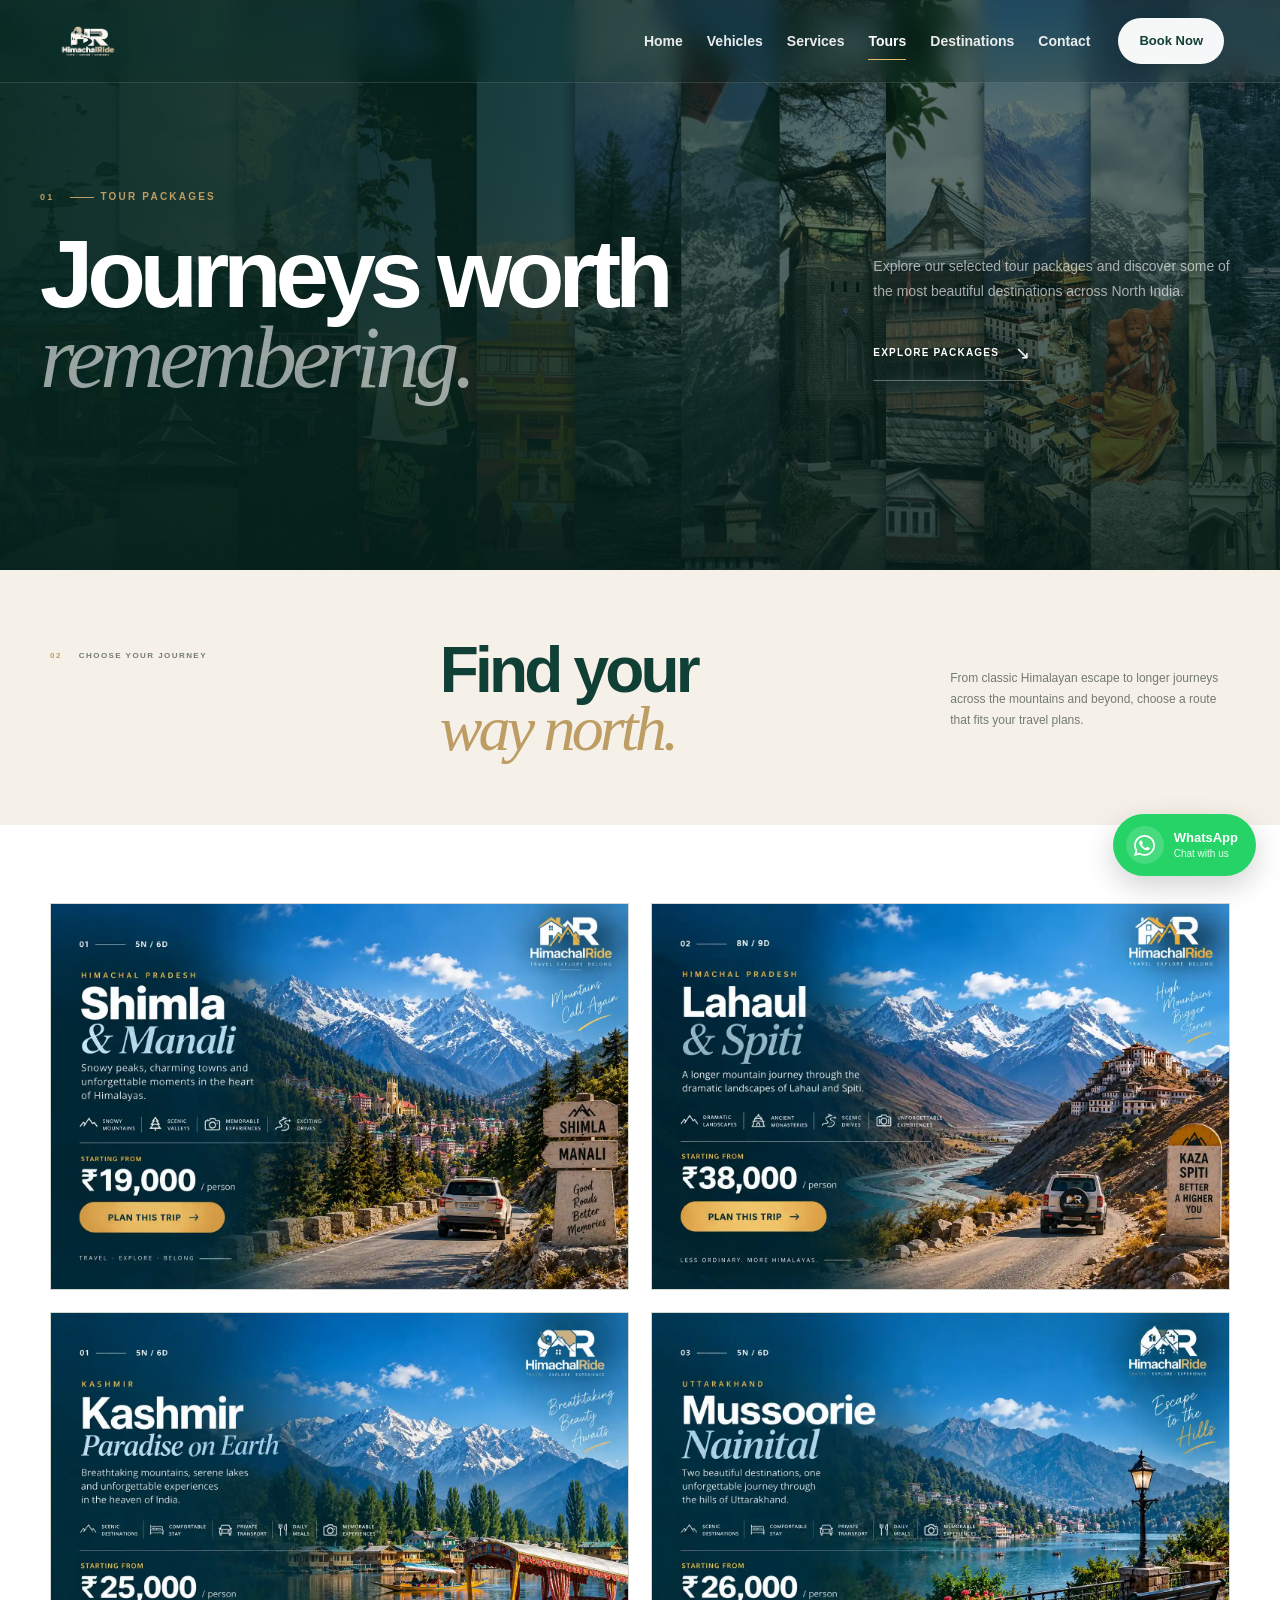
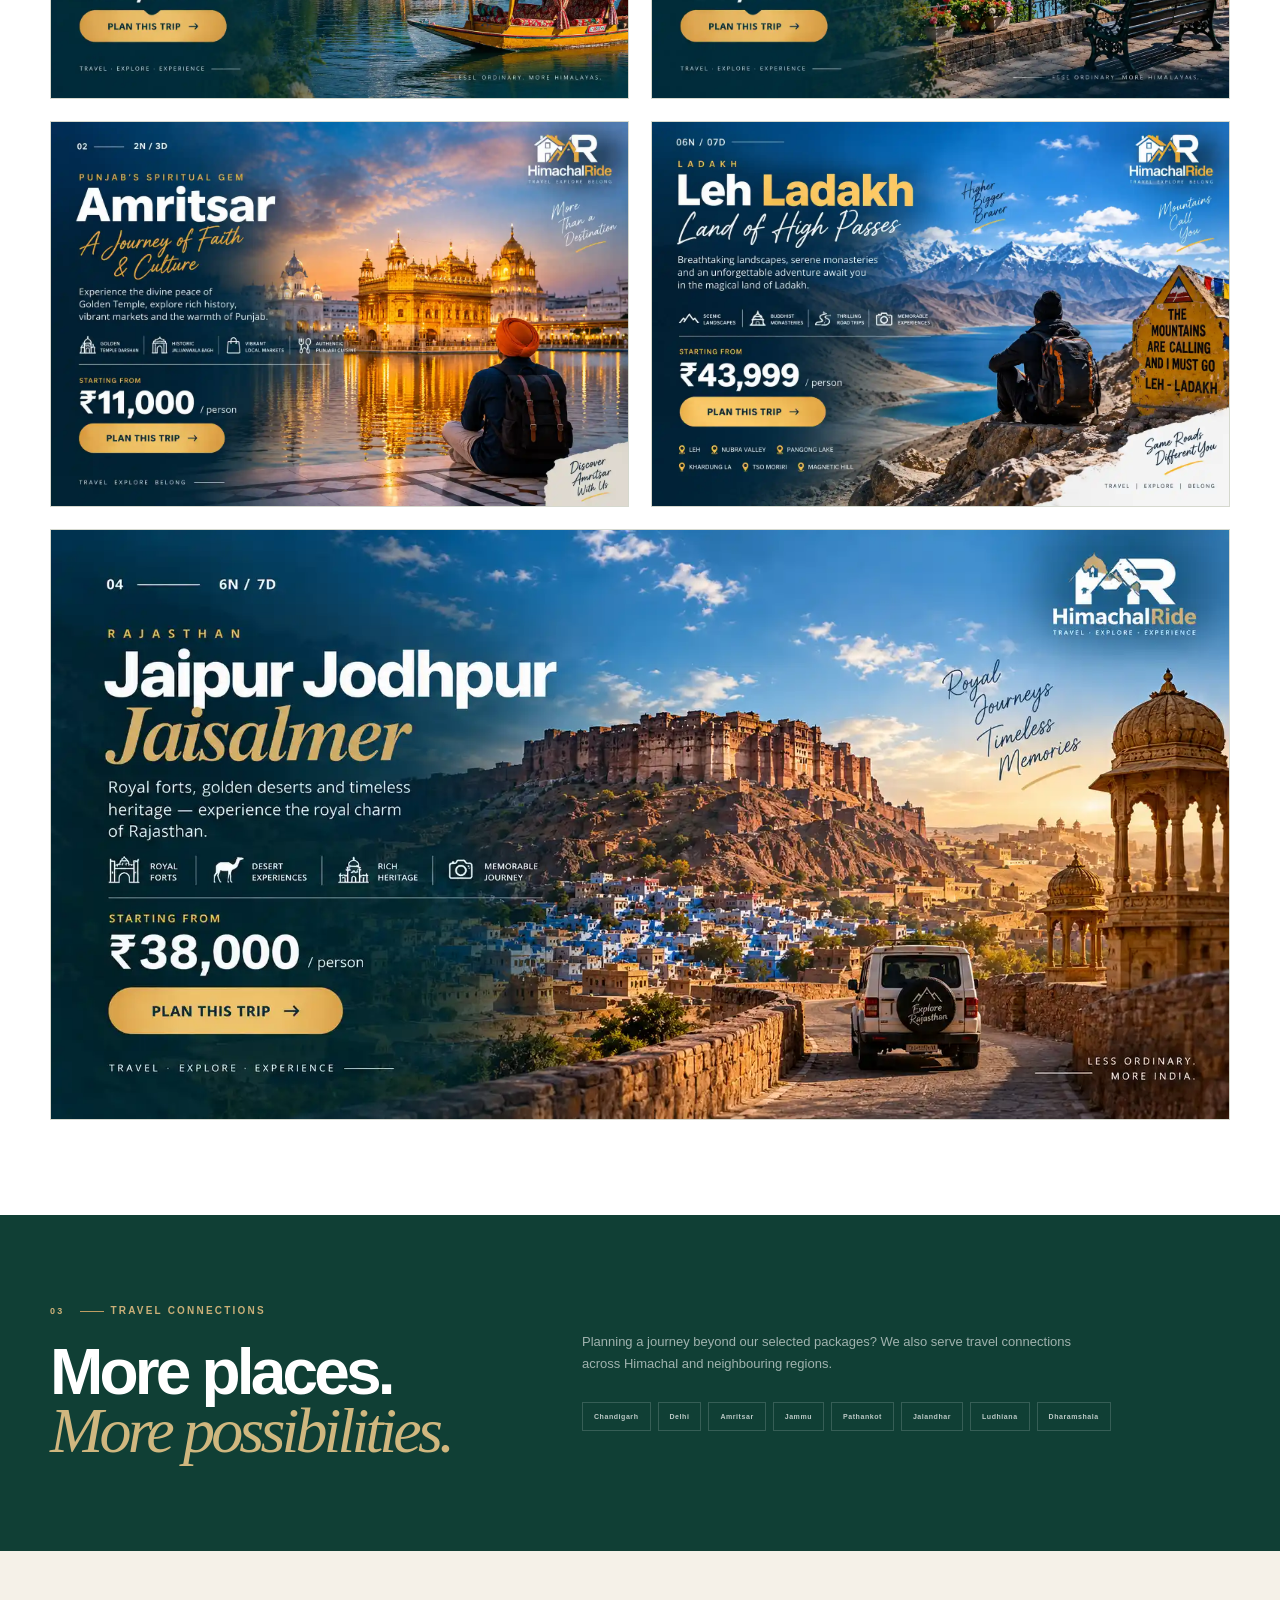
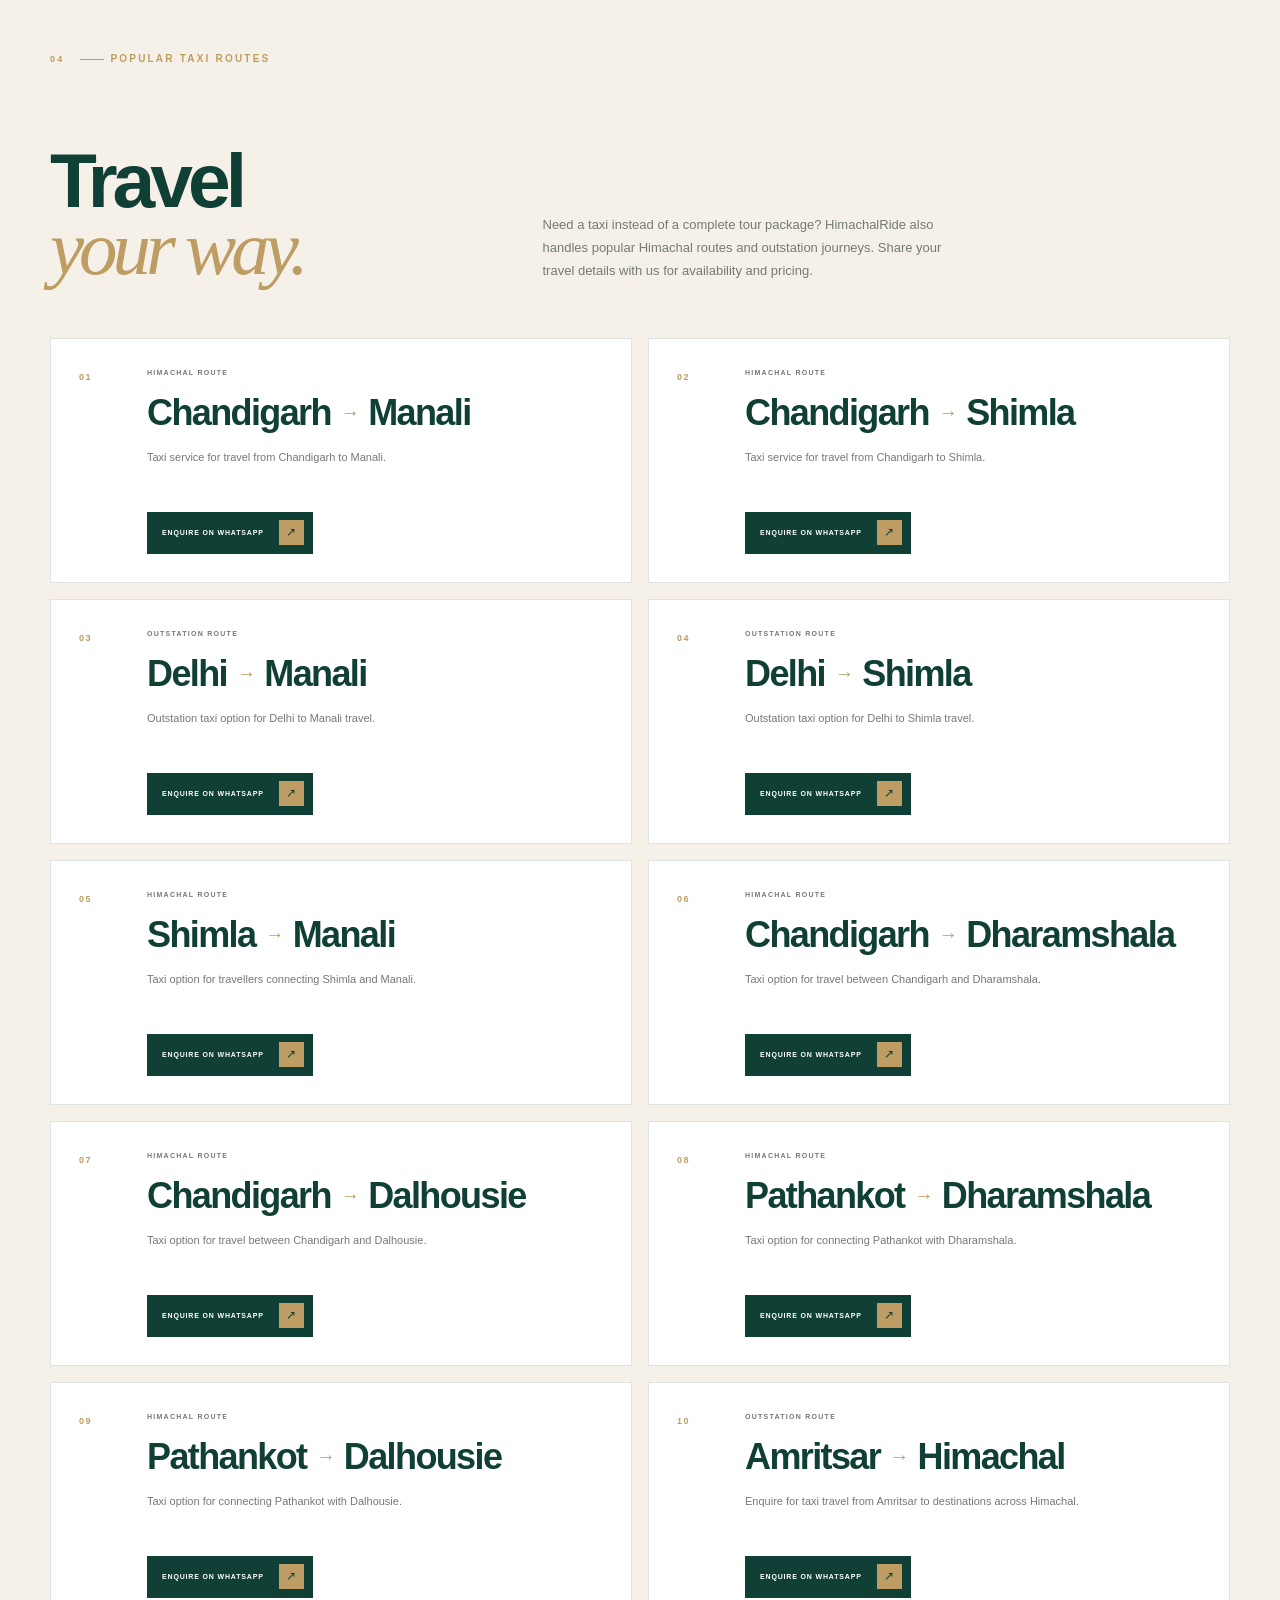
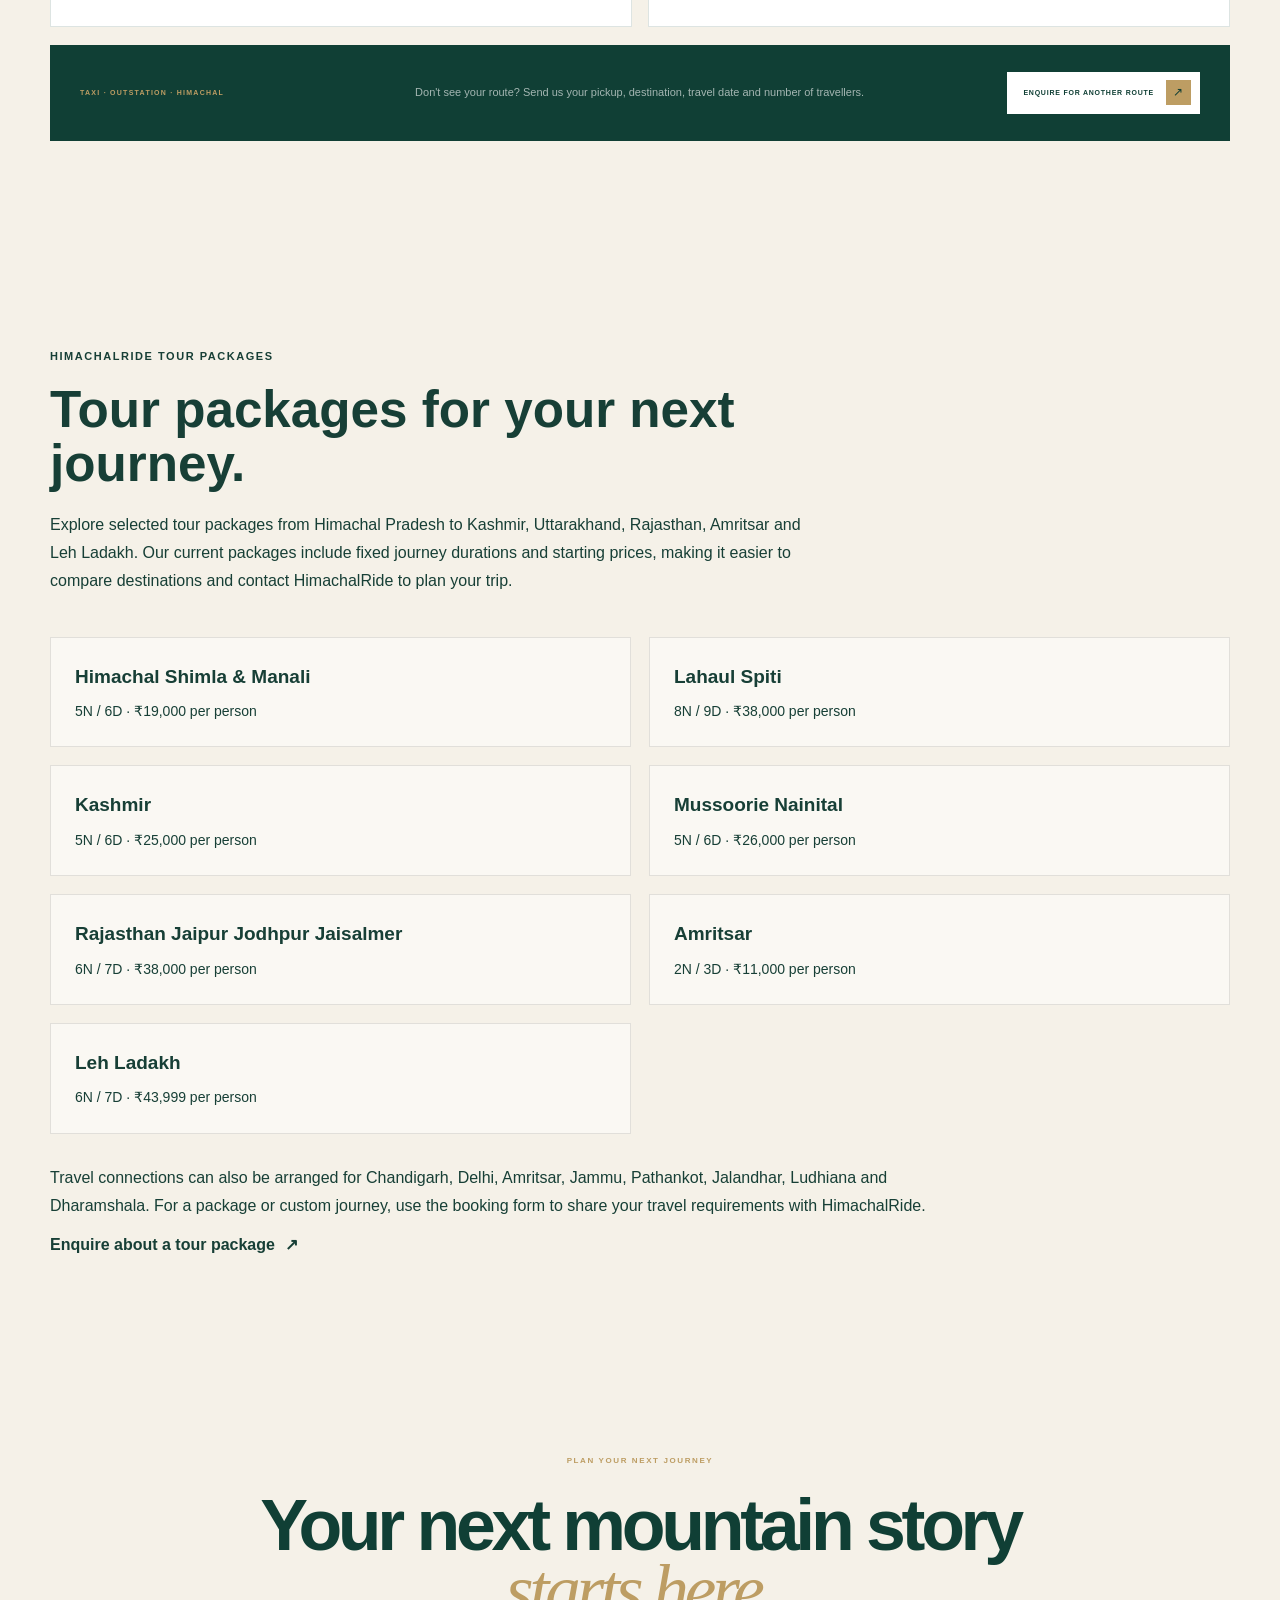
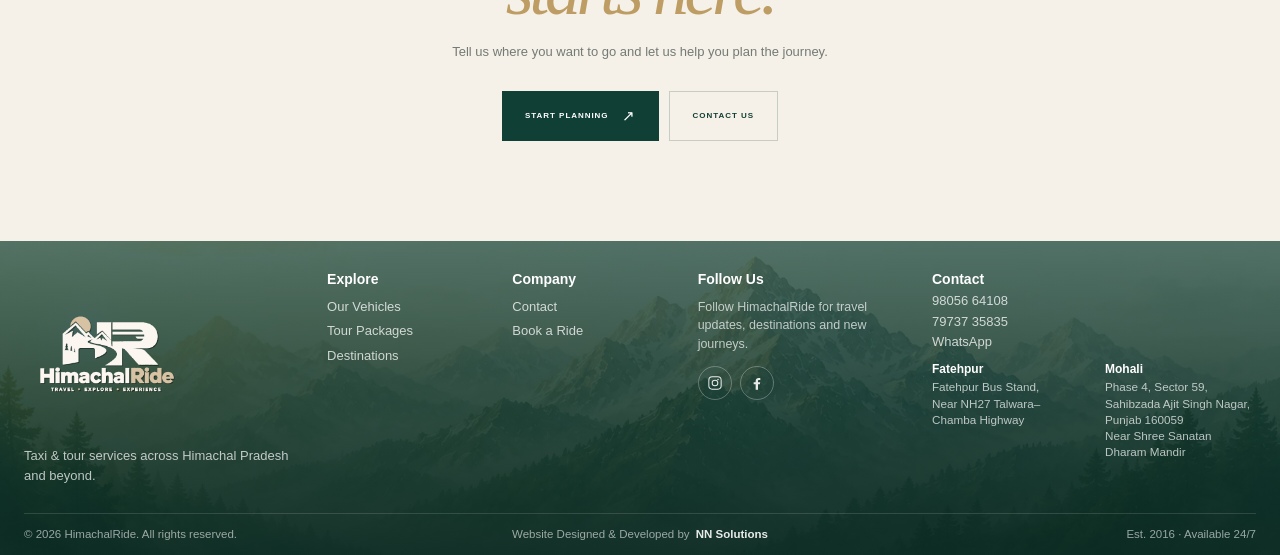
<file: pages/tours.html>
<!DOCTYPE html>
<html lang="en">

<head>

    <meta charset="utf-8">

    <meta
        name="viewport"
        content="width=device-width, initial-scale=1.0"
    >

    <meta
        name="description"
        content="Explore HimachalRide tour packages for Himachal Pradesh, Lahaul Spiti, Kashmir, Mussoorie Nainital and Rajasthan. Choose 5N/6D to 8N/9D journeys and plan your trip."
    >

    <title>
        Himachal Tour Packages | Shimla Manali, Spiti, Kashmir & More | HimachalRide
    </title>

    <link
        href="../assets/css/style.css"
        rel="stylesheet"
    >

    <link
        href="../assets/css/components.css"
        rel="stylesheet"
    >

    <link
        rel="icon"
        type="image/png"
        href="../assets/images/destinations/favicon.png"
    >

    <link
        href="../assets/css/tours-page.css"
        rel="stylesheet"
    >

    <meta
        content="index, follow"
        name="robots"
    >

    <link
        href="https://himachalride.com/pages/tours.html"
        rel="canonical"
    >

    <meta
        content="website"
        property="og:type"
    >

    <meta
        content="Himachal Tour Packages | Shimla Manali, Spiti, Kashmir & More | HimachalRide"
        property="og:title"
    >

    <meta
        content="Explore HimachalRide tour packages across Himachal Pradesh, Kashmir, Uttarakhand and Rajasthan."
        property="og:description"
    >

    <meta
        content="https://himachalride.com/pages/tours.html"
        property="og:url"
    >

    <meta
        content="HimachalRide"
        property="og:site_name"
    >

    <meta
        content="https://himachalride.com/assets/images/destinations/himachal-hero.jpg.webp"
        property="og:image"
    >

    <meta
        content="summary_large_image"
        name="twitter:card"
    >

    <meta
        content="Himachal Tour Packages | Shimla Manali, Spiti, Kashmir & More | HimachalRide"
        name="twitter:title"
    >

    <meta
        content="Explore HimachalRide tour packages across Himachal Pradesh and popular North India destinations."
        name="twitter:description"
    >

    <meta
        content="https://himachalride.com/assets/images/destinations/himachal-hero.jpg.webp"
        name="twitter:image"
    >

    <style>

        .tour-seo-content {
            padding: 96px 24px;
            background: #f5f1e8;
        }

        .tour-seo-inner {
            max-width: 1180px;
            margin: 0 auto;
        }

        .tour-seo-label {
            display: inline-block;
            margin-bottom: 18px;
            font-size: 11px;
            font-weight: 700;
            letter-spacing: .14em;
        }

        .tour-seo-content h2 {
            max-width: 760px;
            margin: 0 0 20px;
            font-size: clamp(32px, 4vw, 56px);
            line-height: 1.05;
        }

        .tour-seo-content > .tour-seo-inner > p {
            max-width: 760px;
            line-height: 1.75;
        }

        .tour-seo-grid {
            display: grid;
            grid-template-columns: repeat(2, minmax(0, 1fr));
            gap: 18px;
            margin: 42px 0 30px;
        }

        .tour-seo-grid > div {
            padding: 24px;
            border: 1px solid rgba(0,0,0,.10);
            background: rgba(255,255,255,.45);
        }

        .tour-seo-grid h3 {
            margin: 0 0 8px;
            font-size: 19px;
        }

        .tour-seo-grid p {
            margin: 0;
            font-size: 14px;
        }

        .tour-seo-routes {
            max-width: 900px !important;
        }

        .tour-seo-link {
            display: inline-flex;
            gap: 10px;
            margin-top: 12px;
            font-weight: 700;
            text-decoration: none;
        }

        @media (max-width: 700px) {

            .tour-seo-content {
                padding: 72px 20px;
            }

            .tour-seo-grid {
                grid-template-columns: 1fr;
            }

        }

    </style>


    <!-- =====================================================
         TOUR PACKAGE STRUCTURED DATA
         ===================================================== -->

    <script type="application/ld+json">

    {
        "@context": "https://schema.org",
        "@type": "ItemList",
        "name": "HimachalRide Tour Packages",
        "url": "https://himachalride.com/pages/tours.html",

        "itemListElement": [

            {
                "@type": "ListItem",
                "position": 1,
                "name": "Himachal Shimla & Manali — 5N/6D — ₹19,000 per person"
            },

            {
                "@type": "ListItem",
                "position": 2,
                "name": "Lahaul Spiti — 8N/9D — ₹38,000 per person"
            },

            {
                "@type": "ListItem",
                "position": 3,
                "name": "Kashmir — 5N/6D — ₹25,000 per person"
            },

            {
                "@type": "ListItem",
                "position": 4,
                "name": "Mussoorie Nainital — 5N/6D — ₹26,000 per person"
            },

            {
                "@type": "ListItem",
                "position": 5,
                "name": "Rajasthan Jaipur Jodhpur Jaisalmer — 6N/7D — ₹38,000 per person"
            },

            {
                "@type": "ListItem",
                "position": 6,
                "name": "Amritsar — 2N/3D — ₹11,000 per person"
            },

            {
                "@type": "ListItem",
                "position": 7,
                "name": "Leh Ladakh — 6N/7D — ₹43,999 per person"
            }

        ]
    }

    </script>

</head>


<body>


<!-- =====================================================
     HEADER
     ===================================================== -->

<div id="header"></div>


<main class="tours-page">


    <!-- =================================================
         HERO
         ================================================= -->

    <section class="tours-hero">

        <div class="tours-hero-bg">

            <img
                src="../assets/images/destinations/himachal-hero.jpg.webp"
                alt="Himachal Pradesh mountain landscape for HimachalRide tour packages"
            >

        </div>


        <div class="tours-hero-overlay"></div>


        <div class="tours-hero-inner">


            <!-- LEFT -->

            <div class="tours-hero-left">

                <div class="tours-eyebrow">

                    <span>01</span>

                    <span>TOUR PACKAGES</span>

                </div>


                <h1>

                    Journeys worth

                    <em>
                        remembering.
                    </em>

                </h1>

            </div>


            <!-- RIGHT -->

            <div class="tours-hero-right">

                <p class="tours-hero-description">

                    Explore our selected tour packages and discover some of the most beautiful destinations across North India.

                </p>


                <a
                    class="tours-hero-link"
                    href="#packages"
                >

                    Explore packages

                    <span>↘</span>

                </a>

            </div>

        </div>

    </section>



    <!-- =================================================
         PACKAGE INTRO
         ================================================= -->

    <section
        class="packages-intro"
        id="packages"
    >

        <div class="packages-intro-inner">


            <div class="packages-intro-number">

                <span>02</span>

                <span>CHOOSE YOUR JOURNEY</span>

            </div>


            <div class="packages-intro-content">

                <h2>

                    Find your

                    <em>
                        way north.
                    </em>

                </h2>


                <p>

                    From classic Himalayan escape to longer journeys across the mountains and beyond, choose a route that fits your travel plans.

                </p>

            </div>

        </div>

    </section>



    <!-- =================================================
         TOUR PACKAGES
         ================================================= -->

    <section class="tour-packages-section">

        <div class="tour-packages-grid">


            <!-- =================================================
                 01 — SHIMLA & MANALI
                 ================================================= -->

            <article class="tour-card tour-card-featured">

                <a
                    aria-label="Enquire on WhatsApp for Himachal Shimla and Manali tour package"
                    href="https://wa.me/919805664108?text=Hello%20HimachalRide%2C%0A%0AI%20am%20interested%20in%20the%20Himachal%20Shimla%20%26%20Manali%20tour.%0A%0ADuration%3A%205N%2F6D%0APrice%3A%20%E2%82%B919%2C000%20per%20person%0A%0ATravel%20Date%3A%0ANumber%20of%20Travellers%3A%0A%0APlease%20share%20availability%20and%20complete%20tour%20details."
                    target="_blank"
                    rel="noopener noreferrer"
                >

                    <img
                        src="../assets/images/destinations/tour-1.webp"
                        alt="Himachal Shimla and Manali tour package"
                        decoding="async"
                        loading="lazy"
                    >

                </a>

            </article>



            <!-- =================================================
                 02 — LAHAUL SPITI
                 ================================================= -->

            <article class="tour-card">

                <a
                    aria-label="Enquire on WhatsApp for Lahaul Spiti tour package"
                    href="https://wa.me/919805664108?text=Hello%20HimachalRide%2C%0A%0AI%20am%20interested%20in%20the%20Lahaul%20Spiti%20tour.%0A%0ADuration%3A%208N%2F9D%0APrice%3A%20%E2%82%B938%2C000%20per%20person%0A%0ATravel%20Date%3A%0ANumber%20of%20Travellers%3A%0A%0APlease%20share%20availability%20and%20complete%20tour%20details."
                    target="_blank"
                    rel="noopener noreferrer"
                >

                    <img
                        src="../assets/images/destinations/tour-2.webp"
                        alt="Lahaul Spiti tour package"
                        decoding="async"
                        loading="lazy"
                    >

                </a>

            </article>



            <!-- =================================================
                 03 — KASHMIR
                 ================================================= -->

            <article class="tour-card">

                <a
                    aria-label="Enquire on WhatsApp for Kashmir tour package"
                    href="https://wa.me/919805664108?text=Hello%20HimachalRide%2C%0A%0AI%20am%20interested%20in%20the%20Kashmir%20tour.%0A%0ADuration%3A%205N%2F6D%0APrice%3A%20%E2%82%B925%2C000%20per%20person%0A%0ATravel%20Date%3A%0ANumber%20of%20Travellers%3A%0A%0APlease%20share%20availability%20and%20complete%20tour%20details."
                    target="_blank"
                    rel="noopener noreferrer"
                >

                    <img
                        src="../assets/images/destinations/tour-3.webp"
                        alt="Kashmir tour package"
                        decoding="async"
                        loading="lazy"
                    >

                </a>

            </article>



            <!-- =================================================
                 04 — MUSSOORIE NAINITAL
                 ================================================= -->

            <article class="tour-card">

                <a
                    aria-label="Enquire on WhatsApp for Mussoorie Nainital tour package"
                    href="https://wa.me/919805664108?text=Hello%20HimachalRide%2C%0A%0AI%20am%20interested%20in%20the%20Mussoorie%20Nainital%20tour.%0A%0ADuration%3A%205N%2F6D%0APrice%3A%20%E2%82%B926%2C000%20per%20person%0A%0ATravel%20Date%3A%0ANumber%20of%20Travellers%3A%0A%0APlease%20share%20availability%20and%20complete%20tour%20details."
                    target="_blank"
                    rel="noopener noreferrer"
                >

                    <img
                        src="../assets/images/destinations/tour-4.webp"
                        alt="Mussoorie Nainital tour package"
                        decoding="async"
                        loading="lazy"
                    >

                </a>

            </article>



            <!-- =================================================
                 06 — AMRITSAR
                 ================================================= -->

            <article class="tour-card">

                <a
                    aria-label="Enquire on WhatsApp for Amritsar tour package"
                    href="https://wa.me/919805664108?text=Hello%20HimachalRide%2C%0A%0AI%20am%20interested%20in%20the%20Amritsar%20tour.%0A%0ADuration%3A%202N%2F3D%0APrice%3A%20%E2%82%B911%2C000%20per%20person%0A%0ATravel%20Date%3A%0ANumber%20of%20Travellers%3A%0A%0APlease%20share%20availability%20and%20complete%20tour%20details."
                    target="_blank"
                    rel="noopener noreferrer"
                >

                    <img
                        src="../assets/images/destinations/tour-6.webp"
                        alt="Amritsar 2 night 3 day tour package"
                        decoding="async"
                        loading="lazy"
                    >

                </a>

            </article>



            <!-- =================================================
                 07 — LEH LADAKH
                 ================================================= -->

            <article class="tour-card">

                <a
                    aria-label="Enquire on WhatsApp for Leh Ladakh tour package"
                    href="https://wa.me/919805664108?text=Hello%20HimachalRide%2C%0A%0AI%20am%20interested%20in%20the%20Leh%20Ladakh%20tour.%0A%0ADuration%3A%206N%2F7D%0APrice%3A%20%E2%82%B943%2C999%20per%20person%0A%0ATravel%20Date%3A%0ANumber%20of%20Travellers%3A%0A%0APlease%20share%20availability%20and%20complete%20tour%20details."
                    target="_blank"
                    rel="noopener noreferrer"
                >

                    <img
                        src="../assets/images/destinations/tour-7.webp"
                        alt="Leh Ladakh 6 night 7 day tour package"
                        decoding="async"
                        loading="lazy"
                    >

                </a>

            </article>



            <!-- =================================================
                 05 — RAJASTHAN
                 ================================================= -->

            <article class="tour-card tour-card-wide">

                <a
                    aria-label="Enquire on WhatsApp for Rajasthan Jaipur Jodhpur Jaisalmer tour package"
                    href="https://wa.me/919805664108?text=Hello%20HimachalRide%2C%0A%0AI%20am%20interested%20in%20the%20Rajasthan%20Jaipur%20Jodhpur%20Jaisalmer%20tour.%0A%0ADuration%3A%206N%2F7D%0APrice%3A%20%E2%82%B938%2C000%20per%20person%0A%0ATravel%20Date%3A%0ANumber%20of%20Travellers%3A%0A%0APlease%20share%20availability%20and%20complete%20tour%20details."
                    target="_blank"
                    rel="noopener noreferrer"
                >

                    <img
                        src="../assets/images/destinations/tour-5.webp"
                        alt="Jaipur Jodhpur and Jaisalmer Rajasthan tour package"
                        decoding="async"
                        loading="lazy"
                    >

                </a>

            </article>


        </div>

    </section>



    <!-- =================================================
         BEYOND PACKAGES
         ================================================= -->

    <section class="tour-connections">

        <div class="tour-connections-inner">


            <!-- LEFT -->

            <div class="connections-heading">

                <div class="tours-eyebrow light">

                    <span>03</span>

                    <span>TRAVEL CONNECTIONS</span>

                </div>


                <h2>

                    More places.

                    <em>
                        More possibilities.
                    </em>

                </h2>

            </div>



            <!-- RIGHT -->

            <div class="connections-content">

                <p>

                    Planning a journey beyond our selected packages? We also serve travel connections across Himachal and neighbouring regions.

                </p>


                <div class="connection-list">

                    <span>Chandigarh</span>

                    <span>Delhi</span>

                    <span>Amritsar</span>

                    <span>Jammu</span>

                    <span>Pathankot</span>

                    <span>Jalandhar</span>

                    <span>Ludhiana</span>

                    <span>Dharamshala</span>

                </div>

            </div>

        </div>

    </section>

<!-- =================================================
     POPULAR TAXI ROUTES
     ================================================= -->

<section class="taxi-routes-section">

    <div class="taxi-routes-inner">

        <div class="taxi-routes-heading">

            <div class="tours-eyebrow">
                <span>04</span>
                <span>POPULAR TAXI ROUTES</span>
            </div>

            <h2>
                Travel
                <em>your way.</em>
            </h2>

            <p>
                Need a taxi instead of a complete tour package?
                HimachalRide also handles popular Himachal routes
                and outstation journeys. Share your travel details
                with us for availability and pricing.
            </p>

        </div>


        <div class="taxi-routes-grid">

            <!-- CHANDIGARH → MANALI -->

            <article class="taxi-route-card">

                <div class="taxi-route-number">
                    01
                </div>

                <div class="taxi-route-content">

                    <span>HIMACHAL ROUTE</span>

                    <h3>
                        Chandigarh
                        <strong>→</strong>
                        Manali
                    </h3>

                    <p>
                        Taxi service for travel from Chandigarh
                        to Manali.
                    </p>

                    <a
                        href="https://wa.me/919805664108?text=Hello%20HimachalRide%2C%0A%0AI%20want%20to%20enquire%20about%20a%20Chandigarh%20to%20Manali%20taxi.%0A%0ATravel%20Date%3A%0ANumber%20of%20Travellers%3A%0AVehicle%20Required%3A%0A%0APlease%20share%20availability%20and%20the%20best%20price."
                        target="_blank"
                        rel="noopener noreferrer"
                    >
                        Enquire on WhatsApp
                        <strong>↗</strong>
                    </a>

                </div>

            </article>


            <!-- CHANDIGARH → SHIMLA -->

            <article class="taxi-route-card">

                <div class="taxi-route-number">
                    02
                </div>

                <div class="taxi-route-content">

                    <span>HIMACHAL ROUTE</span>

                    <h3>
                        Chandigarh
                        <strong>→</strong>
                        Shimla
                    </h3>

                    <p>
                        Taxi service for travel from Chandigarh
                        to Shimla.
                    </p>

                    <a
                        href="https://wa.me/919805664108?text=Hello%20HimachalRide%2C%0A%0AI%20want%20to%20enquire%20about%20a%20Chandigarh%20to%20Shimla%20taxi.%0A%0ATravel%20Date%3A%0ANumber%20of%20Travellers%3A%0AVehicle%20Required%3A%0A%0APlease%20share%20availability%20and%20the%20best%20price."
                        target="_blank"
                        rel="noopener noreferrer"
                    >
                        Enquire on WhatsApp
                        <strong>↗</strong>
                    </a>

                </div>

            </article>


            <!-- DELHI → MANALI -->

            <article class="taxi-route-card">

                <div class="taxi-route-number">
                    03
                </div>

                <div class="taxi-route-content">

                    <span>OUTSTATION ROUTE</span>

                    <h3>
                        Delhi
                        <strong>→</strong>
                        Manali
                    </h3>

                    <p>
                        Outstation taxi option for Delhi to
                        Manali travel.
                    </p>

                    <a
                        href="https://wa.me/919805664108?text=Hello%20HimachalRide%2C%0A%0AI%20want%20to%20enquire%20about%20a%20Delhi%20to%20Manali%20taxi.%0A%0ATravel%20Date%3A%0ANumber%20of%20Travellers%3A%0AVehicle%20Required%3A%0A%0APlease%20share%20availability%20and%20the%20best%20price."
                        target="_blank"
                        rel="noopener noreferrer"
                    >
                        Enquire on WhatsApp
                        <strong>↗</strong>
                    </a>

                </div>

            </article>


            <!-- DELHI → SHIMLA -->

            <article class="taxi-route-card">

                <div class="taxi-route-number">
                    04
                </div>

                <div class="taxi-route-content">

                    <span>OUTSTATION ROUTE</span>

                    <h3>
                        Delhi
                        <strong>→</strong>
                        Shimla
                    </h3>

                    <p>
                        Outstation taxi option for Delhi to
                        Shimla travel.
                    </p>

                    <a
                        href="https://wa.me/919805664108?text=Hello%20HimachalRide%2C%0A%0AI%20want%20to%20enquire%20about%20a%20Delhi%20to%20Shimla%20taxi.%0A%0ATravel%20Date%3A%0ANumber%20of%20Travellers%3A%0AVehicle%20Required%3A%0A%0APlease%20share%20availability%20and%20the%20best%20price."
                        target="_blank"
                        rel="noopener noreferrer"
                    >
                        Enquire on WhatsApp
                        <strong>↗</strong>
                    </a>

                </div>

            </article>


            <!-- SHIMLA → MANALI -->

            <article class="taxi-route-card">

                <div class="taxi-route-number">
                    05
                </div>

                <div class="taxi-route-content">

                    <span>HIMACHAL ROUTE</span>

                    <h3>
                        Shimla
                        <strong>→</strong>
                        Manali
                    </h3>

                    <p>
                        Taxi option for travellers connecting
                        Shimla and Manali.
                    </p>

                    <a
                        href="https://wa.me/919805664108?text=Hello%20HimachalRide%2C%0A%0AI%20want%20to%20enquire%20about%20a%20Shimla%20to%20Manali%20taxi.%0A%0ATravel%20Date%3A%0ANumber%20of%20Travellers%3A%0AVehicle%20Required%3A%0A%0APlease%20share%20availability%20and%20the%20best%20price."
                        target="_blank"
                        rel="noopener noreferrer"
                    >
                        Enquire on WhatsApp
                        <strong>↗</strong>
                    </a>

                </div>

            </article>


            <!-- CHANDIGARH → DHARAMSHALA -->

            <article class="taxi-route-card">

                <div class="taxi-route-number">
                    06
                </div>

                <div class="taxi-route-content">

                    <span>HIMACHAL ROUTE</span>

                    <h3>
                        Chandigarh
                        <strong>→</strong>
                        Dharamshala
                    </h3>

                    <p>
                        Taxi option for travel between Chandigarh
                        and Dharamshala.
                    </p>

                    <a
                        href="https://wa.me/919805664108?text=Hello%20HimachalRide%2C%0A%0AI%20want%20to%20enquire%20about%20a%20Chandigarh%20to%20Dharamshala%20taxi.%0A%0ATravel%20Date%3A%0ANumber%20of%20Travellers%3A%0AVehicle%20Required%3A%0A%0APlease%20share%20availability%20and%20the%20best%20price."
                        target="_blank"
                        rel="noopener noreferrer"
                    >
                        Enquire on WhatsApp
                        <strong>↗</strong>
                    </a>

                </div>

            </article>


            <!-- CHANDIGARH → DALHOUSIE -->

            <article class="taxi-route-card">

                <div class="taxi-route-number">
                    07
                </div>

                <div class="taxi-route-content">

                    <span>HIMACHAL ROUTE</span>

                    <h3>
                        Chandigarh
                        <strong>→</strong>
                        Dalhousie
                    </h3>

                    <p>
                        Taxi option for travel between Chandigarh
                        and Dalhousie.
                    </p>

                    <a
                        href="https://wa.me/919805664108?text=Hello%20HimachalRide%2C%0A%0AI%20want%20to%20enquire%20about%20a%20Chandigarh%20to%20Dalhousie%20taxi.%0A%0ATravel%20Date%3A%0ANumber%20of%20Travellers%3A%0AVehicle%20Required%3A%0A%0APlease%20share%20availability%20and%20the%20best%20price."
                        target="_blank"
                        rel="noopener noreferrer"
                    >
                        Enquire on WhatsApp
                        <strong>↗</strong>
                    </a>

                </div>

            </article>


            <!-- PATHANKOT → DHARAMSHALA -->

            <article class="taxi-route-card">

                <div class="taxi-route-number">
                    08
                </div>

                <div class="taxi-route-content">

                    <span>HIMACHAL ROUTE</span>

                    <h3>
                        Pathankot
                        <strong>→</strong>
                        Dharamshala
                    </h3>

                    <p>
                        Taxi option for connecting Pathankot
                        with Dharamshala.
                    </p>

                    <a
                        href="https://wa.me/919805664108?text=Hello%20HimachalRide%2C%0A%0AI%20want%20to%20enquire%20about%20a%20Pathankot%20to%20Dharamshala%20taxi.%0A%0ATravel%20Date%3A%0ANumber%20of%20Travellers%3A%0AVehicle%20Required%3A%0A%0APlease%20share%20availability%20and%20the%20best%20price."
                        target="_blank"
                        rel="noopener noreferrer"
                    >
                        Enquire on WhatsApp
                        <strong>↗</strong>
                    </a>

                </div>

            </article>


            <!-- PATHANKOT → DALHOUSIE -->

            <article class="taxi-route-card">

                <div class="taxi-route-number">
                    09
                </div>

                <div class="taxi-route-content">

                    <span>HIMACHAL ROUTE</span>

                    <h3>
                        Pathankot
                        <strong>→</strong>
                        Dalhousie
                    </h3>

                    <p>
                        Taxi option for connecting Pathankot
                        with Dalhousie.
                    </p>

                    <a
                        href="https://wa.me/919805664108?text=Hello%20HimachalRide%2C%0A%0AI%20want%20to%20enquire%20about%20a%20Pathankot%20to%20Dalhousie%20taxi.%0A%0ATravel%20Date%3A%0ANumber%20of%20Travellers%3A%0AVehicle%20Required%3A%0A%0APlease%20share%20availability%20and%20the%20best%20price."
                        target="_blank"
                        rel="noopener noreferrer"
                    >
                        Enquire on WhatsApp
                        <strong>↗</strong>
                    </a>

                </div>

            </article>


            <!-- AMRITSAR → HIMACHAL -->

            <article class="taxi-route-card">

                <div class="taxi-route-number">
                    10
                </div>

                <div class="taxi-route-content">

                    <span>OUTSTATION ROUTE</span>

                    <h3>
                        Amritsar
                        <strong>→</strong>
                        Himachal
                    </h3>

                    <p>
                        Enquire for taxi travel from Amritsar
                        to destinations across Himachal.
                    </p>

                    <a
                        href="https://wa.me/919805664108?text=Hello%20HimachalRide%2C%0A%0AI%20want%20to%20enquire%20about%20an%20Amritsar%20to%20Himachal%20taxi.%0A%0ADestination%3A%0ATravel%20Date%3A%0ANumber%20of%20Travellers%3A%0AVehicle%20Required%3A%0A%0APlease%20share%20availability%20and%20the%20best%20price."
                        target="_blank"
                        rel="noopener noreferrer"
                    >
                        Enquire on WhatsApp
                        <strong>↗</strong>
                    </a>

                </div>

            </article>

        </div>


        <div class="taxi-routes-bottom">

            <span>
                TAXI · OUTSTATION · HIMACHAL
            </span>

            <p>
                Don't see your route? Send us your pickup,
                destination, travel date and number of travellers.
            </p>

            <a
                href="https://wa.me/919805664108?text=Hello%20HimachalRide%2C%0A%0AI%20want%20to%20enquire%20about%20a%20taxi.%0A%0APickup%20Location%3A%0ADestination%3A%0ATravel%20Date%3A%0ANumber%20of%20Travellers%3A%0AVehicle%20Required%3A%0A%0APlease%20share%20availability%20and%20the%20best%20price."
                target="_blank"
                rel="noopener noreferrer"
            >
                Enquire for another route
                <strong>↗</strong>
            </a>

        </div>

    </div>

</section>

    <!-- =================================================
         SEO CONTENT
         ================================================= -->

    <section
        aria-labelledby="tour-seo-heading"
        class="tour-seo-content"
    >

        <div class="tour-seo-inner">

            <span class="tour-seo-label">
                HIMACHALRIDE TOUR PACKAGES
            </span>


            <h2 id="tour-seo-heading">

                Tour packages for your next journey.

            </h2>


            <p>

                Explore selected tour packages from Himachal Pradesh to Kashmir, Uttarakhand, Rajasthan, Amritsar and Leh Ladakh. Our current packages include fixed journey durations and starting prices, making it easier to compare destinations and contact HimachalRide to plan your trip.

            </p>


            <div class="tour-seo-grid">


                <div>

                    <h3>
                        Himachal Shimla &amp; Manali
                    </h3>

                    <p>
                        5N / 6D · ₹19,000 per person
                    </p>

                </div>


                <div>

                    <h3>
                        Lahaul Spiti
                    </h3>

                    <p>
                        8N / 9D · ₹38,000 per person
                    </p>

                </div>


                <div>

                    <h3>
                        Kashmir
                    </h3>

                    <p>
                        5N / 6D · ₹25,000 per person
                    </p>

                </div>


                <div>

                    <h3>
                        Mussoorie Nainital
                    </h3>

                    <p>
                        5N / 6D · ₹26,000 per person
                    </p>

                </div>


                <div>

                    <h3>
                        Rajasthan Jaipur Jodhpur Jaisalmer
                    </h3>

                    <p>
                        6N / 7D · ₹38,000 per person
                    </p>

                </div>


                <div>

                    <h3>
                        Amritsar
                    </h3>

                    <p>
                        2N / 3D · ₹11,000 per person
                    </p>

                </div>


                <div>

                    <h3>
                        Leh Ladakh
                    </h3>

                    <p>
                        6N / 7D · ₹43,999 per person
                    </p>

                </div>


            </div>


            <p class="tour-seo-routes">

                Travel connections can also be arranged for Chandigarh, Delhi, Amritsar, Jammu, Pathankot, Jalandhar, Ludhiana and Dharamshala. For a package or custom journey, use the booking form to share your travel requirements with HimachalRide.

            </p>


            <a
                class="tour-seo-link"
                href="https://wa.me/919805664108?text=Hello%20HimachalRide%2C%0A%0AI%20want%20to%20enquire%20about%20a%20tour%20package.%0A%0APackage%2FDestination%3A%0ATravel%20Date%3A%0ANumber%20of%20Travellers%3A%0A%0APlease%20share%20the%20available%20options%2C%20price%20and%20complete%20details."
                target="_blank"
                rel="noopener noreferrer"
            >

                Enquire about a tour package

                <span>↗</span>

            </a>

        </div>

    </section>



    <!-- =================================================
         FINAL CTA
         ================================================= -->

    <section class="tours-final-cta">

        <div class="tours-final-content">

            <span class="tours-final-label">
                PLAN YOUR NEXT JOURNEY
            </span>


            <h2>

                Your next mountain story

                <em>
                    starts here.
                </em>

            </h2>


            <p>

                Tell us where you want to go and let us help you plan the journey.

            </p>


            <div class="tours-final-buttons">


                <a
                    class="tour-primary-btn"
                    href="https://wa.me/919805664108?text=Hello%20HimachalRide%2C%0A%0AI%20want%20to%20plan%20a%20tour.%0A%0ADestination%3A%0ATravel%20Date%3A%0ANumber%20of%20Travellers%3A%0A%0APlease%20share%20the%20best%20available%20tour%20option%20and%20price."
                    target="_blank"
                    rel="noopener noreferrer"
                >

                    Start Planning

                    <span>↗</span>

                </a>


                <a
                    class="tour-secondary-btn"
                    href="../pages/contact.html"
                >

                    Contact Us

                </a>

            </div>

        </div>

    </section>


</main>



<!-- =====================================================
     FOOTER
     ===================================================== -->

<div id="footer"></div>


<script src="../assets/js/components.js"></script>

<script src="../assets/js/main.js"></script>


</body>

</html>
</file>
<file: assets/css/style.css>
/* =========================================================
   HIMALACHALRIDE.COM
   Global Styles
   ========================================================= */

:root {
    --primary: #0f3d35;
    --primary-dark: #082a25;
    --accent: #d8a84e;
    --accent-light: #f1d28a;
    --dark: #17211f;
    --text: #34413e;
    --muted: #71807b;
    --light: #f7f5ef;
    --white: #ffffff;
    --border: rgba(15, 61, 53, 0.12);
}

* {
    margin: 0;
    padding: 0;
    box-sizing: border-box;
}

html {
    scroll-behavior: smooth;
}

body {
    font-family: "Poppins", Arial, sans-serif;
    background: var(--light);
    color: var(--text);
    line-height: 1.6;
}

a {
    color: inherit;
    text-decoration: none;
}

button,
input,
select,
textarea {
    font: inherit;
}

img {
    max-width: 100%;
    display: block;
}

.page-placeholder {
    min-height: 70vh;
    display: grid;
    place-content: center;
    text-align: center;
    padding: 40px 20px;
}

.page-placeholder p {
    color: var(--accent);
    letter-spacing: 3px;
    text-transform: uppercase;
    font-size: 13px;
    font-weight: 700;
}

.page-placeholder h1 {
    color: var(--primary);
    font-size: clamp(34px, 6vw, 72px);
    line-height: 1;
    margin-top: 12px;
}

/* =========================================================
   FLOATING WHATSAPP BUTTON
   ========================================================= */

.floating-whatsapp {
    position: fixed;
    right: 24px;
    bottom: 24px;

    z-index: 9999;

    display: flex;
    align-items: center;
    gap: 10px;

    padding: 12px 18px 12px 13px;

    background: #25D366;
    color: #ffffff;

    text-decoration: none;

    border-radius: 999px;

    box-shadow:
        0 10px 30px rgba(0, 0, 0, 0.18);

    transition:
        transform 0.25s ease,
        box-shadow 0.25s ease;
}


.floating-whatsapp:hover {
    transform: translateY(-3px);

    box-shadow:
        0 14px 35px rgba(0, 0, 0, 0.24);
}


.whatsapp-icon {
    width: 38px;
    height: 38px;

    display: flex;
    align-items: center;
    justify-content: center;

    background: rgba(255, 255, 255, 0.16);

    border-radius: 50%;
}


.whatsapp-icon svg {
    width: 21px;
    height: 21px;

    fill: currentColor;
}


.whatsapp-text {
    display: flex;
    flex-direction: column;

    line-height: 1.1;
}


.whatsapp-text strong {
    font-size: 13px;
    font-weight: 700;
}


.whatsapp-text small {
    margin-top: 3px;

    font-size: 10px;

    opacity: 0.9;
}



/* =========================================================
   MOBILE
   ========================================================= */

@media (max-width: 700px) {

    .floating-whatsapp {
        right: 18px;
        bottom: 18px;

        width: 56px;
        height: 56px;

        padding: 0;

        justify-content: center;

        border-radius: 50%;
    }


    .whatsapp-icon {
        width: 56px;
        height: 56px;

        background: transparent;
    }


    .whatsapp-icon svg {
        width: 27px;
        height: 27px;
    }


    .whatsapp-text {
        display: none;
    }

}

/* =========================================================
   HIMACHALRIDE LOGO
   ========================================================= */

/* =========================================================
   HIMACHALRIDE LOGO
   ========================================================= */

.brand-logo {
    display: block;
    width: 90px;
    height: auto;
    max-height: none;
    object-fit: contain;
    flex-shrink: 0;
}

.footer-brand .brand-logo {
    width: 180px;
    max-height: none;
}


/* =========================================================
   MOBILE LOGO
   ========================================================= */

@media (max-width: 700px) {

    .brand-logo {
        width: 180px;
        max-height: none;
    }

    .footer-brand .brand-logo {
        width: 175px;
        max-height: none;
    }

}
</file>
<file: assets/css/components.css>
/* =========================================================
   HIMACHALRIDE
   COMMON HEADER + FOOTER + SOCIAL + WHATSAPP
========================================================= */


/* =========================================================
   HEADER
========================================================= */

.site-header {
    width: 100%;

    position: fixed;
    top: 0;
    left: 0;
    right: 0;

    z-index: 99999;

    background: rgba(15, 38, 32, 0.22);

    border: 0;
    border-bottom: 1px solid rgba(255, 255, 255, 0.12);

    box-shadow: none;

    backdrop-filter: blur(12px) saturate(120%);
    -webkit-backdrop-filter: blur(12px) saturate(120%);

    transition:
        background 0.35s ease,
        box-shadow 0.35s ease,
        border-color 0.35s ease;
}


/* =========================================================
   HEADER SCROLLED
========================================================= */

.site-header.scrolled {
    background: rgba(10, 32, 27, 0.92);

    border-bottom-color:
        rgba(255, 255, 255, 0.14);

    box-shadow:
        0 8px 30px rgba(0, 0, 0, 0.18);

    backdrop-filter:
        blur(18px) saturate(140%);

    -webkit-backdrop-filter:
        blur(18px) saturate(140%);
}


/* =========================================================
   HEADER INNER
========================================================= */

.header-inner {
    width: 100%;
    max-width: none;

    min-height: 82px;

    margin: 0;

    padding: 0 56px;

    display: flex;
    align-items: center;

    gap: 28px;

    position: relative;

    z-index: 2;

    transition:
        min-height 0.3s ease;
}


.site-header.scrolled .header-inner {
    min-height: 70px;
}


/* =========================================================
   BRAND
========================================================= */

.brand {
    display: inline-flex;

    align-items: center;

    gap: 10px;

    white-space: nowrap;

    text-decoration: none;
}


/* =========================================================
   LOGO
========================================================= */

.brand-logo {
    display: block;

    width: 180px;
    height: 64px;

    max-width: 180px;
    max-height: 64px;

    object-fit: contain;

    object-position: left center;

    flex-shrink: 0;
}


/* =========================================================
   BRAND MARK
========================================================= */

.brand-mark {
    width: 40px;
    height: 40px;

    display: grid;

    place-items: center;

    border: 1px solid
        rgba(255, 255, 255, 0.55);

    border-radius: 50%;

    background:
        rgba(255, 255, 255, 0.07);

    color: #ffffff;

    font-family:
        "Manrope",
        sans-serif;

    font-weight: 800;

    font-size: 13px;

    box-shadow:
        inset 0 1px 0
        rgba(255, 255, 255, 0.12);

    backdrop-filter: blur(8px);

    -webkit-backdrop-filter: blur(8px);

    transition:
        background 0.3s ease,
        border-color 0.3s ease,
        transform 0.3s ease;
}


.brand:hover .brand-mark {
    background:
        rgba(255, 255, 255, 0.13);

    border-color:
        rgba(255, 255, 255, 0.75);

    transform:
        rotate(-4deg);
}


/* =========================================================
   BRAND NAME
========================================================= */

.brand-name {
    color: #ffffff;

    font-family:
        "Manrope",
        sans-serif;

    font-weight: 800;

    font-size: 21px;

    letter-spacing: -0.7px;

    text-decoration: none;
}


.brand-name span {
    color: #e5bd6b;
}


/* =========================================================
   NAVIGATION
========================================================= */

.main-nav {
    margin-left: auto;

    display: flex;

    align-items: center;

    gap: 24px;
}


.main-nav a {
    position: relative;

    color:
        rgba(255, 255, 255, 0.90);

    font-family:
        "DM Sans",
        sans-serif;

    font-size: 14px;

    font-weight: 600;

    text-decoration: none;

    transition:
        color 0.25s ease,
        opacity 0.25s ease;
}


.main-nav a::after {
    content: "";

    position: absolute;

    left: 0;
    right: 0;

    bottom: -8px;

    height: 1px;

    background: #e5bd6b;

    transform:
        scaleX(0);

    transform-origin: center;

    transition:
        transform 0.25s ease;
}


.main-nav a:hover,
.main-nav a.active {
    color: #ffffff;
}


.main-nav a:hover::after,
.main-nav a.active::after {
    transform:
        scaleX(1);
}


/* =========================================================
   BOOK NOW
========================================================= */

.header-book-btn {
    display: inline-flex;

    align-items: center;

    justify-content: center;

    background:
        rgba(255, 255, 255, 0.96);

    color: #123f36;

    padding: 12px 20px;

    border-radius: 999px;

    border: 1px solid
        rgba(255, 255, 255, 0.25);

    font-family:
        "DM Sans",
        sans-serif;

    font-size: 13px;

    font-weight: 700;

    text-decoration: none;

    box-shadow:
        0 6px 18px
        rgba(0, 0, 0, 0.12);

    transition:
        background 0.3s ease,
        color 0.3s ease,
        transform 0.3s ease,
        box-shadow 0.3s ease;
}


.header-book-btn:hover {
    background: #e5bd6b;

    color: #123f36;

    transform:
        translateY(-2px);

    box-shadow:
        0 8px 22px
        rgba(0, 0, 0, 0.16);
}


/* =========================================================
   MENU BUTTON
========================================================= */

.menu-toggle {
    display: none;

    border: 0;

    background: transparent;

    cursor: pointer;

    padding: 5px;
}


.menu-toggle span {
    display: block;

    width: 25px;
    height: 2px;

    margin: 5px 0;

    background: #ffffff;

    transition:
        transform 0.3s ease,
        opacity 0.3s ease;
}


/* =========================================================
   FOOTER
========================================================= */

.site-footer {
    position: relative;

    overflow: hidden;

    background-color: #123f36;

    background-image:
        linear-gradient(
            to bottom,
            rgba(18, 63, 54, 0.72),
            rgba(7, 39, 32, 0.95)
        ),
        url("../images/destinations/mountain-silhouette.webp");

    background-repeat: no-repeat;

    background-position:
        center center,
        center bottom;

    background-size:
        cover,
        cover;

    color:
        rgba(255, 255, 255, 0.76);

    padding: 30px 0 0;

    min-height: 0;
}


.site-footer > * {
    position: relative;

    z-index: 2;
}


/* =========================================================
   FOOTER INNER
========================================================= */

.footer-inner {
    width:
        min(1240px, calc(100% - 48px));

    margin: 0 auto;

    display: grid;

    grid-template-columns:
        minmax(210px, 1.35fr)
        minmax(120px, 0.75fr)
        minmax(120px, 0.75fr)
        minmax(150px, 1fr)
        minmax(300px, 1.65fr);

    column-gap: 38px;

    align-items: start;

    padding-bottom: 28px;
}


/* =========================================================
   FOOTER BRAND
========================================================= */

.footer-brand {
    min-width: 0;
}


.footer-brand .brand-logo {
    display: block;

    width: 165px;

    height: auto;

    max-width: 100%;

    object-fit: contain;

    object-position: left center;

    margin: 0 0 10px;
}


.footer-brand p {
    max-width: 280px;

    margin: 0;

    color:
        rgba(255, 255, 255, 0.72);

    font-size: 13px;

    line-height: 1.5;
}


/* =========================================================
   FOOTER COLUMNS
========================================================= */

.footer-column {
    min-width: 0;

    display: flex;

    flex-direction: column;

    align-items: flex-start;

    gap: 6px;

    color:
        rgba(255, 255, 255, 0.76);

    font-size: 13px;

    line-height: 1.4;
}


.footer-column h3 {
    margin: 0 0 4px;

    color: #ffffff;

    font-size: 14px;

    line-height: 1.2;

    font-weight: 700;
}


.footer-column a {
    color:
        rgba(255, 255, 255, 0.76);

    text-decoration: none;

    transition:
        color 0.25s ease,
        transform 0.25s ease;
}


.footer-column a:hover {
    color: #e5bd6b;

    transform:
        translateX(2px);
}


/* =========================================================
   SOCIAL MEDIA
========================================================= */

.footer-social p {
    max-width: 220px;

    margin: 0 0 7px;

    color:
        rgba(255, 255, 255, 0.70);

    font-size: 12.5px;

    line-height: 1.45;
}


.footer-social-links {
    display: flex;

    align-items: center;

    gap: 8px;
}


.footer-social-links a {
    width: 34px;
    height: 34px;

    display: inline-flex;

    align-items: center;

    justify-content: center;

    padding: 0;

    color:
        rgba(255, 255, 255, 0.90) !important;

    border:
        1px solid
        rgba(255, 255, 255, 0.28);

    border-radius: 50%;

    text-decoration: none;

    transform: none !important;

    transition:
        color 0.25s ease,
        background-color 0.25s ease,
        border-color 0.25s ease,
        transform 0.25s ease;
}


.footer-social-links a svg {
    display: block;

    width: 16px;
    height: 16px;

    fill: currentColor;
}


.footer-social-links a:hover {
    color: #123f36 !important;

    background: #e5bd6b;

    border-color: #e5bd6b;

    transform:
        translateY(-2px) !important;
}


/* =========================================================
   CONTACT
========================================================= */

.footer-contact {
    display: grid;

    grid-template-columns:
        minmax(0, 1fr)
        minmax(0, 1fr);

    column-gap: 22px;

    row-gap: 4px;

    align-items: start;

    min-width: 0;
}


/*
   Contact heading + phone numbers + WhatsApp
   span across both location columns.
*/

.footer-contact > h3,
.footer-contact > a {
    grid-column: 1 / -1;
}


.footer-contact > h3 {
    margin-bottom: 1px;
}


.footer-contact > a {
    line-height: 1.25;
}


/* =========================================================
   LOCATIONS
========================================================= */

.footer-contact .footer-location {
    min-width: 0;

    margin: 8px 0 0;

    display: flex;

    flex-direction: column;

    gap: 3px;
}


.footer-location strong {
    display: block;

    color: #ffffff;

    font-size: 12px;

    line-height: 1.2;

    font-weight: 700;
}


.footer-location span {
    display: block;

    color:
        rgba(255, 255, 255, 0.70);

    font-size: 11.7px;

    line-height: 1.38;
}


/* =========================================================
   FOOTER BOTTOM
========================================================= */

.footer-bottom {
    width:
        min(1240px, calc(100% - 48px));

    min-height: 42px;

    margin: 0 auto;

    padding: 9px 0;

    display: grid;

    grid-template-columns:
        1fr
        auto
        1fr;

    align-items: center;

    gap: 30px;

    border-top:
        1px solid
        rgba(255, 255, 255, 0.13);

    color:
        rgba(255, 255, 255, 0.58);

    font-size: 11.5px;

    line-height: 1.35;
}


.footer-bottom > span:first-child {
    text-align: left;
}


.footer-bottom > span:last-child {
    text-align: right;
}


.footer-developer {
    text-align: center;

    white-space: nowrap;

    color:
        rgba(255, 255, 255, 0.58);
}


.footer-developer strong {
    color:
        rgba(255, 255, 255, 0.90);

    font-weight: 700;

    margin-left: 3px;
}


/* =========================================================
   LARGE TABLET
========================================================= */

@media (max-width: 1100px) {

    .header-inner {
        padding-left: 40px;
        padding-right: 40px;
    }


    .main-nav {
        gap: 20px;
    }


    .main-nav a {
        font-size: 13px;
    }


    .footer-inner {
        grid-template-columns:
            minmax(190px, 1.2fr)
            minmax(110px, 0.8fr)
            minmax(110px, 0.8fr)
            minmax(140px, 0.9fr)
            minmax(260px, 1.4fr);

        column-gap: 24px;
    }

}


/* =========================================================
   TABLET
========================================================= */

@media (max-width: 900px) {

    /* HEADER */

    .header-inner {
        width: 100%;

        min-height: 76px;

        height: 76px;

        padding:
            8px 24px;

        box-sizing: border-box;
    }


    .site-header.scrolled .header-inner {
        min-height: 70px;

        height: 70px;
    }


    .brand {
        height: 60px;

        min-width: 0;

        gap: 8px;
    }


    .brand-logo {
        width: 150px;

        height: 60px;

        max-width: 150px;

        max-height: 60px;

        object-fit: contain;

        flex-shrink: 0;
    }


    /* MOBILE NAV */

    .main-nav {
        display: none;

        position: absolute;

        top:
            calc(100% + 6px);

        left: 12px;

        right: 12px;

        width: auto;

        padding: 20px;

        background:
            rgba(12, 42, 35, 0.97);

        border:
            1px solid
            rgba(255, 255, 255, 0.14);

        border-radius: 14px;

        box-shadow:
            0 15px 40px
            rgba(0, 0, 0, 0.22);

        backdrop-filter: blur(18px);

        -webkit-backdrop-filter: blur(18px);

        flex-direction: column;

        align-items: flex-start;

        gap: 16px;
    }


    .main-nav.is-open {
        display: flex;
    }


    .main-nav a {
        color:
            rgba(255, 255, 255, 0.90);

        font-size: 15px;
    }


    .main-nav a::after {
        bottom: -4px;
    }


    .menu-toggle {
        width: 44px;

        height: 44px;

        display: flex;

        align-items: center;

        justify-content: center;

        margin-left: auto;

        padding: 5px;

        flex-shrink: 0;
    }


    .menu-toggle span {
        width: 25px;

        height: 2px;

        margin: 4px 0;
    }


    .header-book-btn {
        display: none;
    }


    /* FOOTER */

    .footer-inner {
        width:
            min(820px, calc(100% - 40px));

        grid-template-columns:
            1.25fr
            1fr
            1fr;

        column-gap: 28px;

        row-gap: 24px;

        padding-bottom: 24px;
    }


    .footer-brand {
        grid-column: 1 / -1;
    }


    .footer-brand .brand-logo {
        width: 160px;
    }


    .footer-brand p {
        max-width: 360px;
    }


    .footer-contact {
        grid-column: span 1;

        grid-template-columns:
            1fr
            1fr;

        column-gap: 18px;
    }


    .footer-bottom {
        width:
            min(820px, calc(100% - 40px));
    }

}


/* =========================================================
   MOBILE
========================================================= */

@media (max-width: 600px) {

    .site-header {
        height: auto;

        min-height: 0;
    }


    .header-inner {
        width: 100%;

        min-height: 72px;

        height: 72px;

        padding:
            6px 18px;

        box-sizing: border-box;
    }


    .site-header.scrolled .header-inner {
        min-height: 68px;

        height: 68px;
    }


    .brand {
        height: 58px;

        min-width: 0;

        gap: 8px;
    }


    .brand-logo {
        width: 145px;

        height: 58px;

        max-width: 145px;

        max-height: 58px;

        object-fit: contain;

        flex-shrink: 0;
    }


    .brand-mark {
        width: 36px;

        height: 36px;

        font-size: 12px;
    }


    .brand-name {
        font-size: 18px;
    }


    .menu-toggle {
        width: 42px;

        height: 42px;

        margin-left: auto;

        display: flex;

        align-items: center;

        justify-content: center;
    }


    .menu-toggle span {
        width: 24px;

        height: 2px;

        margin: 4px 0;
    }


    .main-nav {
        left: 10px;

        right: 10px;

        top:
            calc(100% + 6px);

        padding: 18px;

        border-radius: 12px;

        gap: 16px;
    }


    /* FOOTER */

    .site-footer {
        padding-top: 26px;
    }


    .footer-inner {
        width:
            calc(100% - 36px);

        grid-template-columns:
            1fr 1fr;

        column-gap: 22px;

        row-gap: 22px;

        padding-bottom: 22px;
    }


    .footer-brand {
        grid-column: 1 / -1;
    }


    .footer-brand .brand-logo {
        width: 155px;

        height: auto;

        max-width: 155px;
    }


    .footer-brand p {
        max-width: 310px;

        font-size: 12.5px;

        line-height: 1.45;
    }


    .footer-column {
        gap: 5px;

        font-size: 13px;
    }


    .footer-column h3 {
        font-size: 13.5px;

        margin-bottom: 3px;
    }


    .footer-social {
        grid-column: 1 / -1;
    }


    .footer-social p {
        max-width: 300px;
    }


    .footer-contact {
        grid-column: 1 / -1;

        grid-template-columns:
            1fr
            1fr;

        column-gap: 18px;
    }


    .footer-contact > h3,
    .footer-contact > a {
        grid-column: 1 / -1;
    }


    .footer-location {
        min-width: 0;
    }


    .footer-location span {
        font-size: 12px;

        line-height: 1.4;
    }


    .footer-social-links a {
        width: 35px;

        height: 35px;
    }


    .footer-bottom {
        width:
            calc(100% - 36px);

        min-height: 0;

        padding: 10px 0;

        grid-template-columns: 1fr;

        gap: 5px;

        text-align: center;

        font-size: 11px;
    }


    .footer-bottom > span:first-child,
    .footer-bottom > span:last-child,
    .footer-developer {
        text-align: center;
    }


    .footer-developer {
        white-space: normal;
    }

}


/* =========================================================
   SMALL MOBILE
========================================================= */

@media (max-width: 480px) {

    .header-inner {
        padding-left: 14px;

        padding-right: 14px;
    }


    .brand-logo {
        width: 138px;

        height: 55px;

        max-width: 138px;

        max-height: 55px;
    }


    .menu-toggle {
        width: 40px;

        height: 40px;
    }


    .footer-inner {
        width:
            calc(100% - 30px);

        grid-template-columns: 1fr;

        gap: 20px;

        padding-bottom: 20px;
    }


    .footer-brand,
    .footer-social,
    .footer-contact {
        grid-column: auto;
    }


    .footer-contact {
        grid-template-columns: 1fr;
    }


    .footer-contact > h3,
    .footer-contact > a {
        grid-column: 1;
    }


    .footer-contact .footer-location {
        grid-column: 1;

        margin-top: 6px;
    }


    .footer-bottom {
        width:
            calc(100% - 30px);
    }

}


/* =========================================================
   VERY SMALL PHONES
========================================================= */

@media (max-width: 380px) {

    .brand-logo {
        width: 130px;

        height: 52px;

        max-width: 130px;

        max-height: 52px;
    }


    .footer-inner {
        width:
            calc(100% - 28px);

        gap: 18px;
    }


    .footer-bottom {
        width:
            calc(100% - 28px);
    }

}
</file>
<file: assets/css/hero.css>
/* =========================================================
   HIMACHALRIDE
   MODERN HERO — V2
   ========================================================= */

.hero {
    position: relative;
    min-height: calc(100svh - 82px);
    overflow: hidden;

    display: flex;
    flex-direction: column;

    background: #123b34;
    color: #fff;
}


/* =========================================================
   BACKGROUND
   ========================================================= */

.hero-background {
    position: absolute;
    inset: 0;
    z-index: 0;
}

.hero-background::after {
    content: "";
    position: absolute;
    inset: 0;

    background:
        linear-gradient(
            90deg,
            rgba(6, 37, 31, 0.92) 0%,
            rgba(6, 37, 31, 0.68) 35%,
            rgba(6, 37, 31, 0.24) 70%,
            rgba(6, 37, 31, 0.18) 100%
        );
}

.hero-background img {
    width: 100%;
    height: 100%;

    object-fit: cover;
    object-position: center;

    transform: scale(1.04);

    animation: heroZoom 12s ease-out forwards;
}

@keyframes heroZoom {
    from {
        transform: scale(1.08);
    }

    to {
        transform: scale(1.02);
    }
}


/* =========================================================
   DECORATIVE ELEMENTS
   ========================================================= */

.hero::before {
    content: "";

    position: absolute;

    width: 420px;
    height: 420px;

    top: -230px;
    right: -100px;

    border-radius: 50%;

    background: rgba(231, 190, 103, 0.10);

    filter: blur(10px);

    z-index: 1;
}


/* =========================================================
   MAIN CONTAINER
   ========================================================= */

.hero-container {
    position: relative;
    z-index: 3;

    width: min(1280px, calc(100% - 48px));

    margin: 0 auto;

    flex: 1;

    display: flex;
    align-items: center;
    justify-content: space-between;

    padding:
        100px 0
        55px;
}


/* =========================================================
   LEFT CONTENT
   ========================================================= */

.hero-content {
    width: min(720px, 65%);

    animation:
        heroContentIn 800ms
        cubic-bezier(.2,.8,.2,1)
        both;
}

@keyframes heroContentIn {

    from {
        opacity: 0;
        transform: translateY(35px);
    }

    to {
        opacity: 1;
        transform: translateY(0);
    }
}


/* =========================================================
   TOP LABEL
   ========================================================= */

.hero-badge {
    display: inline-flex;
    align-items: center;
    gap: 10px;

    padding: 8px 13px;

    border:
        1px solid
        rgba(255,255,255,0.22);

    border-radius: 999px;

    background:
        rgba(255,255,255,0.08);

    backdrop-filter: blur(14px);

    color:
        rgba(255,255,255,0.88);

    font-size: 10px;

    font-weight: 650;

    letter-spacing: 0.6px;
}

.badge-dot {
    width: 7px;
    height: 7px;

    border-radius: 50%;

    background: #e5bd6b;

    box-shadow:
        0 0 0 5px
        rgba(229,189,107,0.13);
}


/* =========================================================
   MAIN HEADING
   ========================================================= */

.hero h1 {

    margin-top: 25px;

    max-width: 850px;

    font-family:
        "Manrope",
        Arial,
        sans-serif;

    font-size:
        clamp(
            62px,
            7.5vw,
            112px
        );

    line-height: 0.88;

    letter-spacing: -6px;

    font-weight: 800;

    color: #ffffff;
}

.hero h1 span {
    display: block;

    color: #e5bd6b;
}


/* =========================================================
   DESCRIPTION
   ========================================================= */

.hero-description {

    max-width: 510px;

    margin-top: 28px;

    color:
        rgba(255,255,255,0.73);

    font-family:
        "DM Sans",
        Arial,
        sans-serif;

    font-size: 15px;

    line-height: 1.75;
}


/* =========================================================
   ACTIONS
   ========================================================= */

.hero-buttons {

    display: flex;

    align-items: center;

    gap: 12px;

    margin-top: 31px;
}

.hero-btn {

    min-height: 52px;

    display: inline-flex;

    align-items: center;

    justify-content: center;

    gap: 12px;

    padding:
        0 18px;

    border-radius: 999px;

    font-size: 11px;

    font-weight: 750;

    transition:
        transform 200ms ease,
        background 200ms ease,
        box-shadow 200ms ease;
}

.hero-btn:hover {
    transform: translateY(-3px);
}


/* Primary */

.hero-btn-primary {

    background: #e5bd6b;

    color: #173d35;

    box-shadow:
        0 12px 35px
        rgba(0,0,0,0.20);
}

.hero-btn-primary:hover {
    background: #f0ce82;

    box-shadow:
        0 17px 38px
        rgba(0,0,0,0.25);
}

.hero-btn-icon {

    width: 27px;
    height: 27px;

    display: grid;

    place-items: center;

    border-radius: 50%;

    background: #173d35;

    color: #fff;

    font-size: 14px;
}


/* Secondary */

.hero-btn-secondary {

    border:
        1px solid
        rgba(255,255,255,0.30);

    background:
        rgba(255,255,255,0.06);

    backdrop-filter: blur(12px);

    color: #fff;
}

.hero-btn-secondary:hover {
    background:
        rgba(255,255,255,0.14);
}


/* =========================================================
   WHATSAPP CTA
   ========================================================= */

.hero-btn-whatsapp {
    background: #ffffff;
    color: #123f36;

    box-shadow:
        0 14px 35px rgba(0, 0, 0, 0.20);
}

.hero-btn-whatsapp:hover {
    background: #f7f7f3;

    box-shadow:
        0 18px 42px rgba(0, 0, 0, 0.26);
}

.hero-btn-whatsapp .hero-btn-icon {
    background: #123f36;
    color: #ffffff;
}


/* =========================================================
   HERO TRUST LINE
   ========================================================= */

.hero-trust-line {
    display: flex;
    align-items: center;
    gap: 12px;

    margin-top: 22px;

    color: rgba(255, 255, 255, 0.68);

    font-size: 8px;
    font-weight: 800;
    letter-spacing: 1.6px;
}

.hero-trust-line i {
    width: 3px;
    height: 3px;

    flex: 0 0 3px;

    border-radius: 50%;

    background: #e5bd6b;
}


/* =========================================================
   CTA ACCESSIBILITY / FOCUS
   ========================================================= */

.hero-btn:focus-visible {
    outline: 2px solid #ffffff;
    outline-offset: 4px;
}


/* =========================================================
   MOBILE CTA
   ========================================================= */

@media (max-width: 760px) {

    .hero-buttons {
        gap: 9px;
    }

    .hero-trust-line {
        flex-wrap: wrap;
        gap: 9px;

        max-width: 330px;

        line-height: 1.6;
    }
}


@media (max-width: 430px) {

    .hero-trust-line {
        justify-content: center;
        text-align: center;

        margin-top: 18px;
    }
}

/* =========================================================
   RIGHT SIDE INFO
   ========================================================= */

.hero-side {

    position: relative;

    width: 220px;

    align-self: flex-end;

    margin-bottom: 15px;

    padding: 19px;

    border:
        1px solid
        rgba(255,255,255,0.18);

    border-radius: 18px;

    background:
        rgba(255,255,255,0.07);

    backdrop-filter: blur(15px);

    box-shadow:
        0 20px 50px
        rgba(0,0,0,0.12);
}

.hero-side-line {

    width: 34px;
    height: 2px;

    margin-bottom: 15px;

    background: #e5bd6b;
}

.hero-side p {

    color:
        rgba(255,255,255,0.62);

    font-size: 9px;

    line-height: 1.8;

    letter-spacing: 1.5px;

    margin: 0;
}

.hero-side strong {

    display: block;

    color: #fff;

    margin-top: 2px;

    font-size: 11px;

    letter-spacing: 1px;
}


/* =========================================================
   BOOKING AREA
   ========================================================= */

.hero-booking-wrapper {

    position: relative;

    z-index: 10;

    width: min(
        1280px,
        calc(100% - 48px)
    );

    margin: 0 auto 38px;
}


.hero-booking {

    padding: 20px 21px 21px;

    border:
        1px solid
        rgba(255,255,255,0.30);

    border-radius: 23px;

    background:
        rgba(255,255,255,0.95);

    color: #23332f;

    box-shadow:
        0 25px 70px
        rgba(0,0,0,0.22);

    backdrop-filter: blur(20px);

    animation:
        bookingIn 900ms
        250ms
        cubic-bezier(.2,.8,.2,1)
        both;
}

@keyframes bookingIn {

    from {
        opacity: 0;
        transform: translateY(25px);
    }

    to {
        opacity: 1;
        transform: translateY(0);
    }
}


/* =========================================================
   BOOKING HEADER
   ========================================================= */

.booking-heading {

    display: flex;

    align-items: center;

    justify-content: space-between;

    padding:
        0 3px
        15px;
}

.booking-heading span {

    color: #a27b36;

    font-size: 8px;

    font-weight: 800;

    letter-spacing: 2px;
}

.booking-heading h2 {

    margin-top: 4px;

    color: #173d35;

    font-family:
        "Manrope",
        Arial,
        sans-serif;

    font-size: 18px;

    line-height: 1.15;

    font-weight: 750;
}


.booking-24 {

    display: flex;

    flex-direction: column;

    align-items: flex-end;
}

.booking-24 strong {

    color: #173d35;

    font-family:
        "Manrope",
        Arial,
        sans-serif;

    font-size: 22px;

    line-height: 1;
}

.booking-24 small {

    margin-top: 4px;

    color: #89938f;

    font-size: 7px;

    letter-spacing: 1.5px;

    font-weight: 800;
}


/* =========================================================
   BOOKING FIELDS
   ========================================================= */

.booking-fields {

    display: grid;

    grid-template-columns:
        1fr
        1px
        1fr
        1px
        1fr
        180px;

    align-items: center;

    padding-top: 15px;

    border-top:
        1px solid
        rgba(15,61,53,0.09);

    gap: 0;
}


.booking-field {

    padding:
        0 15px;
}

.booking-field:first-child {
    padding-left: 5px;
}


.booking-field label {

    display: block;

    color: #8a9590;

    font-size: 8px;

    font-weight: 800;

    letter-spacing: 1.5px;
}


.field-content {

    display: flex;

    align-items: center;

    gap: 9px;

    margin-top: 6px;
}


.field-icon {

    color: #c29442;

    font-size: 17px;

    line-height: 1;
}


.booking-field select,
.booking-field input {

    width: 100%;

    border: 0;

    outline: 0;

    background: transparent;

    color: #25332f;

    font-family:
        "DM Sans",
        Arial,
        sans-serif;

    font-size: 13px;

    font-weight: 600;
}


.booking-field select {
    cursor: pointer;
}


.booking-divider {

    width: 1px;

    height: 34px;

    background:
        rgba(15,61,53,0.10);
}


/* =========================================================
   BOOK BUTTON
   ========================================================= */

.booking-search {

    min-height: 56px;

    display: flex;

    align-items: center;

    justify-content: space-between;

    gap: 12px;

    padding:
        0 14px
        0 20px;

    border: 0;

    border-radius: 14px;

    background: #123f36;

    color: #fff;

    cursor: pointer;

    font-size: 10px;

    font-weight: 800;

    letter-spacing: 1px;

    transition:
        transform 180ms ease,
        background 180ms ease;
}


.booking-search:hover {

    background: #0b302a;

    transform: translateY(-2px);
}


.booking-search strong {

    width: 31px;
    height: 31px;

    display: grid;

    place-items: center;

    border-radius: 50%;

    background: #e5bd6b;

    color: #173d35;

    font-size: 16px;
}


/* =========================================================
   SCROLL
   ========================================================= */

.hero-scroll {

    position: absolute;

    right: 25px;
    bottom: 46px;

    z-index: 5;

    display: flex;

    align-items: center;

    gap: 12px;

    color:
        rgba(255,255,255,0.55);

    font-size: 8px;

    letter-spacing: 2px;

    font-weight: 700;

    writing-mode: vertical-rl;
}

.scroll-line {

    width: 1px;

    height: 45px;

    background: #e5bd6b;
}


/* =========================================================
   NEXT SECTION
   ========================================================= */

.home-placeholder {

    min-height: 520px;

    display: grid;

    place-content: center;

    padding: 90px 20px;

    text-align: center;

    background: #f7f5ef;
}

.home-placeholder span {

    color: #bb8d3d;

    font-size: 9px;

    font-weight: 800;

    letter-spacing: 3px;
}

.home-placeholder h2 {

    margin-top: 14px;

    color: #123f36;

    font-family:
        "Manrope",
        Arial,
        sans-serif;

    font-size:
        clamp(42px, 6vw, 76px);

    line-height: 0.98;

    letter-spacing: -4px;
}


/* =========================================================
   TABLET
   ========================================================= */

@media (max-width: 1050px) {

    .hero-container {
        padding-top: 75px;
    }

    .hero-content {
        width: 78%;
    }

    .hero-side {
        display: none;
    }

    .booking-fields {

        grid-template-columns:
            1fr
            1px
            1fr
            1px
            1fr;
    }

    .booking-search {

        grid-column:
            1 / -1;

        margin-top: 17px;
    }
}


/* =========================================================
   MOBILE
   ========================================================= */

@media (max-width: 760px) {

    .hero {

        min-height:
            auto;
    }


    .hero-background img {

        object-position:
            62% center;
    }


    .hero-background::after {

        background:
            linear-gradient(
                180deg,
                rgba(6,37,31,0.62) 0%,
                rgba(6,37,31,0.80) 50%,
                rgba(6,37,31,0.96) 100%
            );
    }


    .hero-container {

        width:
            calc(100% - 30px);

        min-height:
            auto;

        flex: none;

        padding:
            75px 0
            50px;
    }


    .hero-content {

        width: 100%;
    }


    .hero h1 {

        margin-top: 20px;

        font-size:
            clamp(
                50px,
                14vw,
                76px
            );

        letter-spacing:
            -3px;
    }


    .hero-description {

        max-width: 480px;

        margin-top: 22px;

        font-size: 13px;
    }


    .hero-buttons {

        margin-top: 24px;

        flex-wrap: wrap;
    }


    .hero-btn {

        min-height: 48px;
    }


    .hero-booking-wrapper {

        width:
            calc(100% - 30px);

        margin:
            0 auto
            25px;
    }


    .hero-booking {

        padding:
            17px;

        border-radius:
            20px;
    }


    .booking-heading {

        padding-bottom:
            12px;
    }


    .booking-heading h2 {

        font-size:
            15px;
    }


    .booking-fields {

        display:
            flex;

        flex-direction:
            column;

        align-items:
            stretch;

        padding-top:
            5px;
    }


    .booking-field {

        padding:
            13px 2px;

        border-bottom:
            1px solid
            rgba(15,61,53,0.09);
    }


    .booking-field:first-child {

        padding-left:
            2px;
    }


    .booking-divider {

        display:
            none;
    }


    .booking-search {

        width:
            100%;

        margin-top:
            11px;
    }


    .hero-scroll {

        display:
            none;
    }


    .home-placeholder {

        min-height:
            400px;
    }
}


/* =========================================================
   SMALL MOBILE
   ========================================================= */

@media (max-width: 430px) {

    .hero-container {

        padding-top:
            58px;
    }


    .hero h1 {

        font-size:
            49px;

        letter-spacing:
            -2.5px;
    }


    .hero-buttons {

        flex-direction:
            column;

        align-items:
            stretch;
    }


    .hero-btn {

        width:
            100%;
    }


    .booking-heading h2 {

        font-size:
            14px;
    }
}
</file>
<file: assets/css/trust.css>
/* =========================================================
   HIMACHALRIDE — TRUST / INTRO SECTION
   ========================================================= */

.trust-section {
    position: relative;

    background: #f5f3ed;

    padding: 105px 0 70px;

    overflow: hidden;

    border-top: 1px solid rgba(20, 45, 34, 0.06);
}


.trust-container {
    width: min(1200px, calc(100% - 48px));

    margin: 0 auto;
}


/* =========================================================
   MAIN TWO COLUMN LAYOUT
   ========================================================= */

.trust-container {
    display: grid;

    grid-template-columns: 0.9fr 1.1fr;

    column-gap: 100px;

    align-items: start;
}


/* =========================================================
   LEFT — INTRO
   ========================================================= */

.trust-intro {
    max-width: 560px;

    padding-top: 5px;
}


.trust-intro .section-eyebrow {
    display: inline-flex;

    align-items: center;

    gap: 12px;
}


/* Small gold line */

.trust-intro .section-eyebrow::before {
    content: "";

    width: 24px;
    height: 1px;

    background: #b28a4a;
}


.trust-intro h2 {
    margin: 18px 0 24px;

    font-size: clamp(44px, 4.5vw, 64px);

    line-height: 0.98;

    letter-spacing: -0.045em;

    font-weight: 600;

    color: #123f35;
}


.trust-intro h2 span {
    display: block;

    color: #8a9892;
}


.trust-intro p {
    max-width: 500px;

    margin: 0;

    font-size: 14px;

    line-height: 1.8;

    color: #66716a;
}


/* =========================================================
   RIGHT — STATS
   ========================================================= */

.trust-stats {
    display: flex;

    flex-direction: column;

    border-top: 1px solid rgba(23, 37, 31, 0.14);
}


.trust-stat {
    display: grid;

    grid-template-columns: 180px 1fr;

    align-items: center;

    min-height: 145px;

    padding: 20px 0;

    border-bottom: 1px solid rgba(23, 37, 31, 0.14);
}


/* =========================================================
   LARGE NUMBER
   ========================================================= */

.stat-number {
    font-size: clamp(48px, 5vw, 64px);

    line-height: 1;

    letter-spacing: -0.045em;

    font-weight: 600;

    color: #123f35;
}


/* =========================================================
   STAT CONTENT
   ========================================================= */

.stat-content {
    padding-left: 10px;
}


.stat-label {
    display: block;

    margin-bottom: 9px;

    font-size: 9px;

    line-height: 1;

    font-weight: 700;

    letter-spacing: 0.18em;

    color: #b28a4a;
}


.stat-content h3 {
    margin: 0 0 8px;

    font-size: 20px;

    line-height: 1.2;

    letter-spacing: -0.02em;

    font-weight: 600;

    color: #24352e;
}


.stat-content p {
    max-width: 500px;

    margin: 0;

    font-size: 12px;

    line-height: 1.6;

    color: #6c7771;
}


/* =========================================================
   BOTTOM LINE
   ========================================================= */

.trust-bottom {
    grid-column: 1 / -1;

    display: flex;

    align-items: center;

    justify-content: flex-end;

    gap: 13px;

    margin-top: 25px;

    padding-top: 0;

    font-size: 9px;

    font-weight: 700;

    letter-spacing: 0.16em;

    color: #68756e;
}


.trust-bottom i {
    width: 4px;
    height: 4px;

    flex-shrink: 0;

    border-radius: 50%;

    background: #b28a4a;
}


/* =========================================================
   SUBTLE DECORATIVE CIRCLE
   ========================================================= */

.trust-section::after {
    content: "";

    position: absolute;

    width: 260px;
    height: 260px;

    right: -130px;
    top: 30px;

    border: 1px solid rgba(18, 63, 53, 0.08);

    border-radius: 50%;

    pointer-events: none;
}


/* =========================================================
   TABLET
   ========================================================= */

@media (max-width: 900px) {

    .trust-section {
        padding: 85px 0 60px;
    }


    .trust-container {
        grid-template-columns: 1fr;

        row-gap: 55px;
    }


    .trust-intro {
        max-width: 650px;
    }


    .trust-intro h2 {
        font-size: 52px;
    }


    .trust-stat {
        grid-template-columns: 170px 1fr;

        min-height: 130px;
    }


    .trust-bottom {
        grid-column: auto;

        justify-content: flex-start;
    }

}


/* =========================================================
   MOBILE
   ========================================================= */

@media (max-width: 600px) {

    .trust-section {
        padding: 70px 0 50px;
    }


    .trust-container {
        width: min(100% - 32px, 1200px);

        row-gap: 40px;
    }


    .trust-intro h2 {
        margin-top: 16px;

        margin-bottom: 20px;

        font-size: 42px;
    }


    .trust-intro p {
        font-size: 13px;

        line-height: 1.7;
    }


    /* Stats */

    .trust-stat {
        grid-template-columns: 105px 1fr;

        min-height: 120px;

        padding: 18px 0;
    }


    .stat-number {
        font-size: 42px;
    }


    .stat-content {
        padding-left: 0;
    }


    .stat-label {
        font-size: 8px;

        letter-spacing: 0.14em;

        margin-bottom: 7px;
    }


    .stat-content h3 {
        font-size: 17px;

        margin-bottom: 6px;
    }


    .stat-content p {
        font-size: 11px;

        line-height: 1.5;
    }


    /* Bottom */

    .trust-bottom {
        flex-wrap: wrap;

        justify-content: flex-start;

        gap: 10px;

        margin-top: 20px;

        font-size: 8px;
    }


    /* Decoration */

    .trust-section::after {
        width: 180px;
        height: 180px;

        right: -100px;

        top: 20px;
    }

}

/* =========================================================
   TRUST WHATSAPP CTA
   ========================================================= */

.trust-whatsapp-btn {
    display: inline-flex;

    align-items: center;
    justify-content: space-between;

    gap: 18px;

    width: 235px;
    min-height: 48px;

    margin-top: 30px;

    padding: 0 10px 0 18px;

    box-sizing: border-box;

    background: #123f35;
    color: #ffffff;

    border: 1px solid #123f35;

    text-decoration: none;

    font-family: "DM Sans", sans-serif;

    font-size: 9px;

    font-weight: 700;

    letter-spacing: 0.12em;

    text-transform: uppercase;

    transition:
        transform 0.25s ease,
        background 0.25s ease,
        box-shadow 0.25s ease;
}


.trust-whatsapp-btn strong {
    width: 28px;
    height: 28px;

    flex: 0 0 28px;

    display: grid;

    place-items: center;

    background: #d3ad70;

    color: #123f35;

    font-size: 14px;

    line-height: 1;

    transition:
        transform 0.25s ease,
        background 0.25s ease;
}


.trust-whatsapp-btn:hover {
    transform: translateY(-3px);

    background: #0b3029;

    box-shadow:
        0 12px 28px rgba(18, 63, 53, 0.16);
}


.trust-whatsapp-btn:hover strong {
    transform: translate(2px, -2px);

    background: #e0c083;
}


/* =========================================================
   FOURTH TRUST STAT
   ========================================================= */

.trust-stats .trust-stat:last-child {
    border-bottom: 1px solid rgba(23, 37, 31, 0.14);
}


/* =========================================================
   MOBILE CTA
   ========================================================= */

@media (max-width: 600px) {

    .trust-whatsapp-btn {
        width: 100%;

        margin-top: 25px;

        min-height: 50px;
    }

}
</file>
<file: assets/css/destinations.css>
/* =========================================================
   HIMACHALRIDE — DESTINATIONS SECTION
   ========================================================= */


/* =========================================================
   SECTION
   ========================================================= */

.destinations-section {
    position: relative;

    padding: 110px 0 90px;

    background: #f4f1e9;

    color: #123f36;

    overflow: hidden;
}


/* =========================================================
   CONTAINER
   ========================================================= */

.destinations-container {
    width: min(1550px, calc(100% - 190px));

    margin: 0 auto;
}


/* =========================================================
   HEADING
   ========================================================= */

.destinations-heading {
    display: flex;

    align-items: flex-end;

    justify-content: space-between;

    gap: 70px;

    margin-bottom: 38px;
}


.destinations-heading > div {
    max-width: 760px;
}


/* =========================================================
   EYEBROW
   ========================================================= */

.section-eyebrow {
    display: inline-flex;

    align-items: center;

    gap: 10px;

    margin-bottom: 14px;

    color: #7a806f;

    font-family: "DM Sans", sans-serif;

    font-size: 10px;

    font-weight: 700;

    letter-spacing: 2px;

    text-transform: uppercase;
}


.section-eyebrow::before {
    content: "";

    width: 28px;

    height: 1px;

    background: #d3a94f;
}


/* =========================================================
   HEADING TITLE
   ========================================================= */

.destinations-heading h2 {
    margin: 0;

    color: #123f36;

    font-family: "Manrope", sans-serif;

    font-size: clamp(48px, 5vw, 72px);

    font-weight: 800;

    line-height: 0.98;

    letter-spacing: -3.5px;
}


.destinations-heading h2 span {
    color: #d3a94f;
}


/* =========================================================
   HEADING DESCRIPTION
   ========================================================= */

.destinations-heading > p {
    width: 390px;

    max-width: 390px;

    margin: 0;

    color: #69716a;

    font-family: "DM Sans", sans-serif;

    font-size: 13px;

    line-height: 1.65;
}


/* =========================================================
   DESTINATION GRID
   =========================================================

   DESKTOP:

   ┌──────────────────────────┬──────────────┬──────────────┐
   │                          │              │              │
   │          MANALI          │    SHIMLA    │ DHARAMSHALA  │
   │                          │              │              │
   └──────────────────────────┴──────────────┴──────────────┘

   ┌────────────────────┬────────────────────┬────────────────────┐
   │                    │                    │                    │
   │     DALHOUSIE      │   LAHAUL & SPITI   │   EXPLORE BEYOND   │
   │                    │                    │                    │
   └────────────────────┴────────────────────┴────────────────────┘

   ========================================================= */

.destination-grid {
    display: grid;

    width: 100%;

    grid-template-columns: 2fr 1fr 1fr;

    grid-template-rows: 320px 190px;

    gap: 10px;
}


/* =========================================================
   BASE CARD
   ========================================================= */

.destination-card {
    position: relative;

    display: block;

    width: 100%;

    height: 100%;

    min-width: 0;

    min-height: 0;

    overflow: hidden;

    border-radius: 2px;

    background: #183f36;

    text-decoration: none;

    isolation: isolate;
}


/* =========================================================
   CARD POSITIONS — DESKTOP
   ========================================================= */


/* 01 — MANALI */

.destination-card:nth-child(1) {
    grid-column: 1;

    grid-row: 1;
}


/* 02 — SHIMLA */

.destination-card:nth-child(2) {
    grid-column: 2;

    grid-row: 1;
}


/* 03 — DHARAMSHALA */

.destination-card:nth-child(3) {
    grid-column: 3;

    grid-row: 1;
}


/* 04 — DALHOUSIE */

.destination-card:nth-child(4) {
    grid-column: 1;

    grid-row: 2;
}


/* 05 — LAHAUL & SPITI */

.destination-card:nth-child(5) {
    grid-column: 2;

    grid-row: 2;
}


/* 06 — EXPLORE BEYOND */

.destination-card:nth-child(6) {
    grid-column: 3;

    grid-row: 2;
}


/* =========================================================
   IMAGE
   ========================================================= */

.destination-image {
    position: absolute;

    inset: 0;

    z-index: -2;

    width: 100%;
    height: 100%;

    overflow: hidden;
}


.destination-image img {
    display: block;

    width: 100%;
    height: 100%;

    object-fit: cover;

    object-position: center center;

    transform: scale(1);

    transition:
        transform 0.7s cubic-bezier(0.2, 0.65, 0.25, 1);
}


/* =========================================================
   INDIVIDUAL IMAGE POSITION
   ========================================================= */


/* Manali */

.destination-card:nth-child(1)
.destination-image img {
    object-position: center center;
}


/* Shimla */

.destination-card:nth-child(2)
.destination-image img {
    object-position: center center;
}


/* Dharamshala */

.destination-card:nth-child(3)
.destination-image img {
    object-position: center center;
}


/* Dalhousie */

.destination-card:nth-child(4)
.destination-image img {
    object-position: center center;
}


/* Lahaul & Spiti */

.destination-card:nth-child(5)
.destination-image img {
    object-position: center center;
}


/* Explore Beyond */

.destination-card:nth-child(6)
.destination-image img {
    object-position: center center;
}


/* =========================================================
   HOVER IMAGE
   ========================================================= */

.destination-card:hover .destination-image img {
    transform: scale(1.035);
}


/* =========================================================
   IMAGE OVERLAY
   ========================================================= */

.destination-overlay {
    position: absolute;

    inset: 0;

    z-index: -1;

    background:
        linear-gradient(
            180deg,
            rgba(8, 27, 23, 0.02) 0%,
            rgba(8, 27, 23, 0.08) 35%,
            rgba(8, 27, 23, 0.42) 58%,
            rgba(8, 27, 23, 0.90) 100%
        );

    transition:
        background 0.4s ease;
}


.destination-card:hover .destination-overlay {
    background:
        linear-gradient(
            180deg,
            rgba(8, 27, 23, 0.04) 0%,
            rgba(8, 27, 23, 0.12) 35%,
            rgba(8, 27, 23, 0.48) 58%,
            rgba(8, 27, 23, 0.92) 100%
        );
}


/* =========================================================
   CARD CONTENT
   ========================================================= */

.destination-content {
    position: absolute;

    inset: 0;

    padding: 22px 28px;

    display: flex;

    flex-direction: column;

    justify-content: space-between;
}


/* =========================================================
   NUMBER
   ========================================================= */

.destination-number {
    align-self: flex-start;

    color: rgba(255, 255, 255, 0.72);

    font-family: "DM Sans", sans-serif;

    font-size: 10px;

    font-weight: 600;

    letter-spacing: 1.4px;
}


/* =========================================================
   TEXT AREA
   ========================================================= */

.destination-content > div {
    max-width: 90%;
}


/* =========================================================
   LOCATION
   ========================================================= */

.destination-location {
    display: block;

    margin-bottom: 6px;

    color: #e5bd6b;

    font-family: "DM Sans", sans-serif;

    font-size: 9px;

    font-weight: 700;

    letter-spacing: 1.7px;

    text-transform: uppercase;
}


/* =========================================================
   TITLE
   ========================================================= */

.destination-content h3 {
    margin: 0;

    color: #ffffff;

    font-family: "Manrope", sans-serif;

    font-size: 31px;

    font-weight: 800;

    line-height: 1;

    letter-spacing: -1.4px;
}


/* Manali */

.destination-card:nth-child(1)
.destination-content h3 {
    font-size: clamp(48px, 4vw, 64px);

    letter-spacing: -2.8px;
}


/* =========================================================
   DESCRIPTION
   ========================================================= */

.destination-content p {
    margin: 8px 0 0;

    color: rgba(255, 255, 255, 0.80);

    font-family: "DM Sans", sans-serif;

    font-size: 12px;

    line-height: 1.5;
}


/* =========================================================
   BOTTOM CARD TITLES
   ========================================================= */

.destination-card:nth-child(4)
.destination-content h3,

.destination-card:nth-child(5)
.destination-content h3,

.destination-card:nth-child(6)
.destination-content h3 {
    font-size: 30px;

    letter-spacing: -1.3px;
}


/* =========================================================
   ARROW
   ========================================================= */

.destination-arrow {
    position: absolute;

    right: 18px;

    bottom: 18px;

    width: 40px;

    height: 40px;

    display: grid;

    place-items: center;

    border: 1px solid rgba(255, 255, 255, 0.32);

    border-radius: 50%;

    color: #ffffff;

    background: rgba(255, 255, 255, 0.08);

    font-size: 16px;

    backdrop-filter: blur(8px);

    -webkit-backdrop-filter: blur(8px);

    transition:
        background 0.3s ease,
        border-color 0.3s ease,
        color 0.3s ease,
        transform 0.3s ease;
}


.destination-card:hover .destination-arrow {
    background: #e5bd6b;

    border-color: #e5bd6b;

    color: #123f36;

    transform: translate(3px, -3px);
}


/* =========================================================
   BOTTOM INFORMATION
   ========================================================= */

.destinations-bottom {
    display: flex;

    align-items: center;

    justify-content: space-between;

    gap: 30px;

    margin-top: 16px;

    padding-top: 18px;

    border-top: 1px solid rgba(18, 63, 54, 0.12);
}


.destinations-bottom > span {
    color: #899087;

    font-family: "DM Sans", sans-serif;

    font-size: 9px;

    font-weight: 700;

    letter-spacing: 1.5px;
}


.destinations-bottom a {
    display: inline-flex;

    align-items: center;

    gap: 12px;

    color: #123f36;

    font-family: "DM Sans", sans-serif;

    font-size: 12px;

    font-weight: 700;

    text-decoration: none;

    transition: color 0.25s ease;
}


.destinations-bottom a strong {
    font-size: 17px;

    font-weight: 500;

    transition: transform 0.25s ease;
}


.destinations-bottom a:hover {
    color: #b48a35;
}


.destinations-bottom a:hover strong {
    transform: translateX(5px);
}


/* =========================================================
   LARGE DESKTOP
   ========================================================= */

@media (min-width: 1500px) {

    .destinations-container {
        width: min(1550px, calc(100% - 180px));
    }


    .destination-grid {
        grid-template-rows: 405px 220px;
    }


    .destination-content {
        padding: 26px 30px;
    }


    .destination-card:nth-child(1)
    .destination-content h3 {
        font-size: 64px;
    }
}


/* =========================================================
   TABLET
   ========================================================= */

@media (max-width: 1100px) {

    .destinations-container {
        width: calc(100% - 60px);
    }


    .destinations-heading {
        gap: 40px;
    }


    .destinations-heading > p {
        width: 330px;
    }


    .destination-grid {
        grid-template-rows: 340px 205px;
    }


    .destination-content {
        padding: 22px;
    }


    .destination-content h3 {
        font-size: 27px;
    }


    .destination-card:nth-child(1)
    .destination-content h3 {
        font-size: 52px;
    }
}


/* =========================================================
   TABLET
   ========================================================= */

@media (max-width: 900px) {

    .destinations-section {
        padding: 90px 0 75px;
    }


    .destinations-container {
        width: calc(100% - 48px);
    }


    .destinations-heading {
        flex-direction: column;

        align-items: flex-start;

        gap: 20px;

        margin-bottom: 32px;
    }


    .destinations-heading h2 {
        font-size: 50px;

        letter-spacing: -2.5px;
    }


    .destinations-heading > p {
        width: auto;

        max-width: 520px;
    }


    /* -----------------------------------------------------
       TABLET GRID
       ----------------------------------------------------- */

    .destination-grid {
        grid-template-columns: 1fr 1fr;

        grid-template-rows:
            350px
            230px
            230px
            230px;

        gap: 10px;
    }


    /* Manali */

    .destination-card:nth-child(1) {
        grid-column: 1 / 3;

        grid-row: 1;
    }


    /* Shimla */

    .destination-card:nth-child(2) {
        grid-column: 1;

        grid-row: 2;
    }


    /* Dharamshala */

    .destination-card:nth-child(3) {
        grid-column: 2;

        grid-row: 2;
    }


    /* Dalhousie */

    .destination-card:nth-child(4) {
        grid-column: 1;

        grid-row: 3;
    }


    /* Lahaul & Spiti */

    .destination-card:nth-child(5) {
        grid-column: 2;

        grid-row: 3;
    }


    /* Explore Beyond */

    .destination-card:nth-child(6) {
        grid-column: 1 / 3;

        grid-row: 4;
    }


    .destination-card:nth-child(1)
    .destination-content h3 {
        font-size: 54px;
    }
}


/* =========================================================
   MOBILE
   ========================================================= */

@media (max-width: 600px) {

    .destinations-section {
        padding: 70px 0 60px;
    }


    .destinations-container {
        width: calc(100% - 36px);
    }


    .destinations-heading {
        gap: 18px;

        margin-bottom: 28px;
    }


    .destinations-heading h2 {
        font-size: 40px;

        letter-spacing: -2px;
    }


    .destinations-heading > p {
        width: 100%;

        max-width: none;

        font-size: 14px;
    }


    /* -----------------------------------------------------
       MOBILE GRID
       ----------------------------------------------------- */

    .destination-grid {
        display: grid;

        grid-template-columns: 1fr;

        grid-template-rows: none;

        grid-auto-rows: 290px;

        gap: 10px;
    }


    /* All cards full width */

    .destination-card:nth-child(1),
    .destination-card:nth-child(2),
    .destination-card:nth-child(3),
    .destination-card:nth-child(4),
    .destination-card:nth-child(5),
    .destination-card:nth-child(6) {
        grid-column: 1;

        grid-row: auto;

        width: 100%;

        height: 290px;
    }


    /* -----------------------------------------------------
       MOBILE IMAGE
       ----------------------------------------------------- */

    .destination-image img {
        object-fit: cover;

        object-position: center;

        transform: none;
    }


    .destination-card:hover
    .destination-image img {
        transform: scale(1.025);
    }


    /* -----------------------------------------------------
       MOBILE CONTENT
       ----------------------------------------------------- */

    .destination-content {
        padding: 22px;
    }


    .destination-card:nth-child(1)
    .destination-content h3 {
        font-size: 44px;

        letter-spacing: -2px;
    }


    .destination-content h3 {
        font-size: 30px;
    }


    .destination-card:nth-child(4)
    .destination-content h3,

    .destination-card:nth-child(5)
    .destination-content h3,

    .destination-card:nth-child(6)
    .destination-content h3 {
        font-size: 30px;
    }


    .destination-arrow {
        right: 18px;

        bottom: 18px;

        width: 38px;

        height: 38px;
    }


    /* -----------------------------------------------------
       BOTTOM INFO
       ----------------------------------------------------- */

    .destinations-bottom {
        flex-direction: column;

        align-items: flex-start;

        gap: 16px;

        padding-top: 20px;
    }


    .destinations-bottom > span {
        line-height: 1.8;
    }
}

/* =========================================================
   DESTINATION CONVERSION CTA
   ========================================================= */

.destinations-bottom {
    display: flex;
    align-items: center;
    justify-content: space-between;
    gap: 30px;
}

.destinations-bottom-info {
    display: flex;
    flex-direction: column;
    gap: 8px;
}

.destinations-bottom-info > span {
    font-size: 9px;
    font-weight: 800;
    letter-spacing: 2px;
}

.destinations-bottom-info p {
    margin: 0;
    max-width: 440px;

    color: rgba(18, 63, 54, 0.62);

    font-size: 13px;
    line-height: 1.6;
}

.destinations-bottom-actions {
    display: flex;
    align-items: center;
    gap: 10px;
    flex-shrink: 0;
}

.destination-whatsapp-btn,
.destination-view-btn {
    min-height: 46px;

    display: inline-flex;
    align-items: center;
    justify-content: center;
    gap: 12px;

    padding: 0 18px;

    border-radius: 999px;

    font-size: 10px;
    font-weight: 800;
    letter-spacing: 0.5px;

    transition:
        transform 180ms ease,
        background 180ms ease,
        box-shadow 180ms ease;
}

.destination-whatsapp-btn {
    background: #123f36;
    color: #fff;

    box-shadow:
        0 10px 25px rgba(18, 63, 54, 0.16);
}

.destination-whatsapp-btn strong {
    width: 24px;
    height: 24px;

    display: grid;
    place-items: center;

    border-radius: 50%;

    background: #e5bd6b;
    color: #123f36;
}

.destination-whatsapp-btn:hover {
    transform: translateY(-2px);
    background: #0b302a;
}

.destination-view-btn {
    border: 1px solid rgba(18, 63, 54, 0.18);
    color: #123f36;
}

.destination-view-btn:hover {
    transform: translateY(-2px);
    background: rgba(18, 63, 54, 0.05);
}

.destination-view-btn strong {
    font-size: 15px;
}


/* =========================================================
   MOBILE
   ========================================================= */

@media (max-width: 760px) {

    .destinations-bottom {
        align-items: flex-start;
        flex-direction: column;
    }

    .destinations-bottom-actions {
        width: 100%;
        flex-direction: column;
        align-items: stretch;
    }

    .destination-whatsapp-btn,
    .destination-view-btn {
        width: 100%;
    }
}

/* =========================================================
   FIX - DESTINATION WHATSAPP CTA TEXT
   ========================================================= */

.destination-whatsapp-btn {
    display: inline-flex !important;
    align-items: center !important;
    justify-content: center !important;
    gap: 12px !important;

    min-height: 46px !important;
    width: auto !important;
    min-width: 260px !important;

    padding: 0 18px 0 22px !important;

    background: #123f36 !important;
    color: #ffffff !important;

    font-size: 10px !important;
    font-weight: 800 !important;
    line-height: 1 !important;
    letter-spacing: 0.5px !important;

    text-decoration: none !important;
    white-space: nowrap !important;

    opacity: 1 !important;
    visibility: visible !important;
}

.destination-whatsapp-btn:hover {
    background: #0b302a !important;
    color: #ffffff !important;
}

.destination-whatsapp-btn strong {
    display: grid !important;
    place-items: center !important;

    width: 24px !important;
    height: 24px !important;

    flex: 0 0 24px !important;

    border-radius: 50% !important;

    background: #e5bd6b !important;
    color: #123f36 !important;

    font-size: 14px !important;
    line-height: 1 !important;
}

.destination-whatsapp-btn strong:hover {
    color: #123f36 !important;
}

@media (max-width: 760px) {

    .destination-whatsapp-btn {
        width: 100% !important;
        min-width: 0 !important;
    }

}
</file>
<file: assets/css/why.css>
/* =========================================================
   HIMACHALRIDE — WHY CHOOSE US
   ========================================================= */

.why-section {
    position: relative;

    padding: 100px 0 70px;

    background: #f3f1ea;

    color: #193d30;

    overflow: hidden;
}


/* Decorative circles */

.why-section::before {
    content: "";

    position: absolute;

    width: 620px;
    height: 620px;

    border: 1px solid rgba(25, 61, 48, 0.07);

    border-radius: 50%;

    top: -330px;
    left: -250px;

    pointer-events: none;
}


.why-section::after {
    content: "";

    position: absolute;

    width: 360px;
    height: 360px;

    border: 1px solid rgba(25, 61, 48, 0.06);

    border-radius: 50%;

    right: -170px;
    bottom: -190px;

    pointer-events: none;
}


/* =========================================================
   CONTAINER
   ========================================================= */

.why-container {
    width: min(1280px, calc(100% - 48px));

    margin: 0 auto;

    position: relative;

    z-index: 2;
}


/* =========================================================
   HEADER
   ========================================================= */

.why-header {
    display: grid;

    grid-template-columns: 1fr 360px;

    gap: 80px;

    align-items: end;

    margin-bottom: 48px;
}


.why-header .section-eyebrow {
    display: inline-flex;

    align-items: center;

    gap: 10px;

    margin-bottom: 18px;

    font-family: "DM Sans", sans-serif;

    font-size: 10px;

    font-weight: 700;

    letter-spacing: 3px;

    color: #a47b3c;
}


.why-header .section-eyebrow::before {
    content: "";

    width: 28px;
    height: 1px;

    background: #a47b3c;
}


.why-header h2 {
    margin: 0;

    font-family: "Manrope", sans-serif;

    font-size: clamp(48px, 5.5vw, 76px);

    line-height: 0.94;

    font-weight: 600;

    letter-spacing: -4px;

    color: #193d30;
}


.why-header h2 span {
    display: block;

    font-weight: 300;

    font-style: italic;

    color: #6f7b74;
}


.why-header > p {
    width: 100%;

    margin: 0 0 4px;

    font-family: "DM Sans", sans-serif;

    font-size: 13px;

    line-height: 1.75;

    color: #68736d;
}


/* =========================================================
   MAIN FEATURE
   ========================================================= */

.why-feature {
    position: relative;

    display: grid;

    grid-template-columns: 1fr 46%;

    min-height: 390px;

    background: #193d30;

    overflow: hidden;
}


/* =========================================================
   FEATURE CONTENT
   ========================================================= */

.why-feature-content {
    position: relative;

    z-index: 3;

    padding: 42px 50px;

    display: flex;

    flex-direction: column;

    justify-content: center;
}


.why-feature-top {
    margin-bottom: 25px;

    display: flex;

    align-items: center;

    gap: 22px;
}


.why-feature-number {
    font-family: "DM Sans", sans-serif;

    font-size: 10px;

    font-weight: 700;

    letter-spacing: 2px;

    color: rgba(255, 255, 255, 0.5);
}


.why-label {
    display: block;

    font-family: "DM Sans", sans-serif;

    font-size: 9px;

    font-weight: 700;

    letter-spacing: 2.5px;

    color: #d3ad70;
}


.why-feature-content h3 {
    margin: 0 0 18px;

    font-family: "Manrope", sans-serif;

    font-size: clamp(46px, 5vw, 68px);

    line-height: 0.95;

    font-weight: 500;

    letter-spacing: -3px;

    color: #f5f2e9;
}


.why-feature-content h3 span {
    display: block;

    font-weight: 300;

    font-style: italic;

    color: #9eaea5;
}


.why-feature-content p {
    max-width: 500px;

    margin: 0;

    font-family: "DM Sans", sans-serif;

    font-size: 13px;

    line-height: 1.7;

    color: rgba(255, 255, 255, 0.62);
}


/* =========================================================
   FEATURE IMAGE
   ========================================================= */

.why-feature-image {
    position: relative;

    height: 390px;

    overflow: hidden;
}


.why-feature-image img {
    width: 100%;
    height: 100%;

    display: block;

    object-fit: cover;

    object-position: center;

    transition: transform 0.7s ease;
}


.why-feature:hover .why-feature-image img {
    transform: scale(1.035);
}


/* Image gradient */

.why-image-overlay {
    position: absolute;

    inset: 0;

    background:
        linear-gradient(
            to right,
            #193d30 0%,
            rgba(25, 61, 48, 0.3) 12%,
            rgba(25, 61, 48, 0) 40%
        ),
        linear-gradient(
            to top,
            rgba(0, 0, 0, 0.2),
            transparent 55%
        );

    pointer-events: none;
}


/* =========================================================
   FEATURE HR MARK
   ========================================================= */

.why-feature-mark {
    position: absolute;

    right: 32px;
    bottom: 30px;

    width: 82px;
    height: 82px;

    display: flex;

    align-items: center;
    justify-content: center;

    border: 1px solid rgba(255, 255, 255, 0.35);

    border-radius: 50%;

    font-family: "Manrope", sans-serif;

    font-size: 18px;

    font-weight: 700;

    color: rgba(255, 255, 255, 0.85);

    z-index: 3;
}


.why-feature-mark::before {
    content: "";

    position: absolute;

    width: 115px;
    height: 115px;

    border: 1px solid rgba(255, 255, 255, 0.12);

    border-radius: 50%;
}


/* =========================================================
   BENEFITS GRID
   ========================================================= */

.why-grid {
    display: grid;

    grid-template-columns: repeat(4, 1fr);

    border-left: 1px solid rgba(25, 61, 48, 0.13);

    border-bottom: 1px solid rgba(25, 61, 48, 0.13);
}


/* =========================================================
   CARD
   ========================================================= */

.why-card {
    position: relative;

    min-height: 355px;

    overflow: hidden;

    border-right: 1px solid rgba(25, 61, 48, 0.13);

    background: #f3f1ea;
}


/* =========================================================
   CARD IMAGE
   ========================================================= */

.why-card-image {
    position: relative;

    width: 100%;
    height: 125px;

    overflow: hidden;
}


.why-card-image img {
    width: 100%;
    height: 100%;

    display: block;

    object-fit: cover;

    transition: transform 0.6s ease;
}


.why-card:hover .why-card-image img {
    transform: scale(1.06);
}


.why-card-image-overlay {
    position: absolute;

    inset: 0;

    background:
        linear-gradient(
            to bottom,
            rgba(25, 61, 48, 0.05),
            rgba(25, 61, 48, 0.25)
        );

    pointer-events: none;
}


/* =========================================================
   CARD CONTENT
   ========================================================= */

.why-card-content {
    min-height: 230px;

    padding: 20px 22px 22px;

    display: flex;

    flex-direction: column;

    justify-content: space-between;
}


/* Card top */

.why-card-top {
    display: flex;

    align-items: center;

    justify-content: space-between;

    margin-bottom: 15px;
}


.why-card-top > span {
    font-family: "DM Sans", sans-serif;

    font-size: 10px;

    font-weight: 700;

    letter-spacing: 2px;

    color: #7b867f;
}


.why-card-top i {
    width: 30px;
    height: 30px;

    display: flex;

    align-items: center;
    justify-content: center;

    border: 1px solid rgba(25, 61, 48, 0.2);

    border-radius: 50%;

    font-style: normal;

    font-size: 12px;

    color: #193d30;

    transition:
        background 0.3s ease,
        color 0.3s ease,
        transform 0.3s ease;
}


.why-card:hover .why-card-top i {
    background: #b18a4d;

    border-color: #b18a4d;

    color: #fff;

    transform: rotate(45deg);
}


/* Label */

.why-card .why-label {
    margin-bottom: 10px;

    font-size: 8px;
}


/* Heading */

.why-card h3 {
    margin: 0 0 12px;

    font-family: "Manrope", sans-serif;

    font-size: 24px;

    line-height: 1.02;

    font-weight: 600;

    letter-spacing: -1px;

    color: #193d30;
}


.why-card h3 span {
    display: block;

    font-weight: 300;

    font-style: italic;

    color: #7b857f;
}


/* Description */

.why-card p {
    margin: 0;

    font-family: "DM Sans", sans-serif;

    font-size: 11px;

    line-height: 1.6;

    color: #6d7771;
}


/* =========================================================
   BOTTOM STATEMENT
   ========================================================= */

.why-bottom {
    display: grid;

    grid-template-columns: 100px 1fr auto;

    align-items: center;

    gap: 25px;

    margin-top: 25px;
}


.why-bottom > span {
    font-family: "DM Sans", sans-serif;

    font-size: 9px;

    font-weight: 700;

    letter-spacing: 2px;

    color: #a47b3c;
}


.why-line {
    height: 1px;

    background: rgba(25, 61, 48, 0.14);
}


.why-bottom strong {
    font-family: "DM Sans", sans-serif;

    font-size: 10px;

    font-weight: 700;

    letter-spacing: 2px;

    color: #65716a;
}


/* =========================================================
   TABLET
   ========================================================= */

@media (max-width: 950px) {

    .why-section {
        padding: 85px 0 65px;
    }


    .why-header {
        grid-template-columns: 1fr;

        gap: 22px;

        margin-bottom: 40px;
    }


    .why-header > p {
        max-width: 550px;
    }


    .why-feature {
        grid-template-columns: 1fr 45%;
    }


    .why-feature-content {
        padding: 35px;
    }


    .why-feature-content h3 {
        font-size: 48px;
    }


    .why-feature-image {
        height: 360px;
    }


    .why-grid {
        grid-template-columns: repeat(2, 1fr);
    }


    .why-card {
        min-height: 330px;
    }

}


/* =========================================================
   MOBILE
   ========================================================= */

@media (max-width: 600px) {

    .why-section {
        padding: 70px 0 50px;
    }


    .why-container {
        width: calc(100% - 30px);
    }


    .why-header {
        margin-bottom: 30px;
    }


    .why-header h2 {
        font-size: 46px;

        letter-spacing: -2.5px;
    }


    .why-header > p {
        font-size: 13px;

        line-height: 1.65;
    }


    /* Feature */

    .why-feature {
        display: flex;

        flex-direction: column;

        min-height: 0;
    }


    .why-feature-content {
        min-height: 310px;

        padding: 28px 24px;
    }


    .why-feature-top {
        margin-bottom: 30px;
    }


    .why-feature-content h3 {
        font-size: 42px;

        letter-spacing: -2px;
    }


    .why-feature-content p {
        font-size: 12px;
    }


    .why-feature-image {
        width: 100%;

        height: 250px;
    }


    .why-feature-mark {
        right: 22px;

        bottom: 22px;

        width: 65px;
        height: 65px;

        font-size: 15px;
    }


    .why-feature-mark::before {
        width: 90px;
        height: 90px;
    }


    /* Cards */

    .why-grid {
        grid-template-columns: 1fr;
    }


    .why-card {
        min-height: 0;
    }


    .why-card-image {
        height: 180px;
    }


    .why-card-content {
        min-height: 250px;

        padding: 20px;
    }


    .why-card h3 {
        font-size: 27px;
    }


    /* Bottom */

    .why-bottom {
        grid-template-columns: 1fr;

        gap: 12px;

        margin-top: 20px;
    }


    .why-line {
        width: 100%;
    }


    .why-bottom strong {
        font-size: 9px;

        line-height: 1.5;
    }

}
</file>
<file: assets/css/aim.css>
/* =========================================================
   OUR AIM
   ========================================================= */

.aim-section {
    width: 100%;
    padding: 90px max(20px, calc((100% - 1180px) / 2)) 95px;

    background: var(--light);
    color: var(--text);
}


.aim-container {
    width: 100%;
    max-width: 1180px;
    margin: 0 auto;
}


/* =========================================================
   HEADER
   ========================================================= */

.aim-header {
    display: grid;
    grid-template-columns: minmax(0, 1.2fr) minmax(260px, .65fr);

    align-items: end;

    gap: 60px;

    margin-bottom: 38px;
}


.aim-eyebrow {
    display: inline-block;

    color: var(--accent);

    font-size: 9px;
    font-weight: 800;

    letter-spacing: .18em;
}


.aim-heading h2 {
    margin: 14px 0 0;

    color: var(--primary);

    font-size: clamp(42px, 5vw, 64px);

    line-height: .92;

    letter-spacing: -.055em;
}


.aim-heading h2 em {
    color: var(--accent);

    font-family: Georgia, serif;

    font-weight: 400;
}


.aim-intro {
    max-width: 360px;

    margin: 0 0 4px;

    color: var(--muted);

    font-size: 11px;

    line-height: 1.85;
}


/* =========================================================
   AIM GRID
   ========================================================= */

.aim-grid {
    display: grid;

    grid-template-columns:
        repeat(3, minmax(0, 1fr));

    gap: 18px;
}


/* =========================================================
   AIM CARD
   ========================================================= */

.aim-card {
    position: relative;

    min-width: 0;

    height: 390px;

    overflow: hidden;

    background: var(--primary);

    border: 1px solid rgba(15, 61, 53, .14);

    box-shadow:
        0 12px 32px rgba(15, 61, 53, .08);

    isolation: isolate;
}


/* =========================================================
   CARD IMAGE
   ========================================================= */

.aim-card-image {
    position: absolute;

    inset: 0;

    width: 100% !important;
    height: 100% !important;

    max-width: none !important;

    object-fit: cover;

    object-position: center;

    display: block;

    z-index: -3;

    transition:
        transform .65s ease;
}


.aim-card:hover .aim-card-image {
    transform: scale(1.045);
}


/* =========================================================
   IMAGE OVERLAY
   ========================================================= */

.aim-card-overlay {
    position: absolute;

    inset: 0;

    z-index: -2;

    background:
        linear-gradient(
            180deg,
            rgba(4, 28, 23, .48) 0%,
            rgba(4, 28, 23, .12) 35%,
            rgba(4, 28, 23, .78) 100%
        );
}


/* Slight darkening on hover */

.aim-card:hover .aim-card-overlay {
    background:
        linear-gradient(
            180deg,
            rgba(4, 28, 23, .55) 0%,
            rgba(4, 28, 23, .16) 35%,
            rgba(4, 28, 23, .84) 100%
        );
}


/* =========================================================
   CARD TOP
   ========================================================= */

.aim-card-top {
    position: absolute;

    top: 17px;
    left: 17px;
    right: 17px;

    display: flex;

    align-items: flex-start;

    justify-content: space-between;

    gap: 10px;
}


.aim-number {
    color: rgba(255, 255, 255, .78);

    font-size: 7px;

    font-weight: 800;

    letter-spacing: .14em;
}


.aim-icon {
    width: 38px;
    height: 38px;

    display: flex;

    align-items: center;
    justify-content: center;

    background: rgba(255, 255, 255, .92);

    border-radius: 50%;

    font-size: 18px;

    box-shadow:
        0 8px 20px rgba(0, 0, 0, .12);
}


/* =========================================================
   CARD CONTENT
   ========================================================= */

.aim-card-content {
    position: absolute;

    left: 20px;
    right: 20px;
    bottom: 22px;
}


.aim-card-content h3 {
    margin: 0 0 9px;

    color: #ffffff;

    font-size: clamp(25px, 2.3vw, 34px);

    line-height: .95;

    letter-spacing: -.045em;
}


.aim-card-content p {
    max-width: 330px;

    margin: 0;

    color: rgba(255, 255, 255, .76);

    font-size: 10px;

    line-height: 1.7;
}


/* =========================================================
   NUMBER WATERMARK
   ========================================================= */

.aim-card::after {
    content: attr(data-number);

    position: absolute;

    right: -5px;
    bottom: -30px;

    z-index: -1;

    color: rgba(255, 255, 255, .075);

    font-size: 145px;

    font-weight: 800;

    line-height: 1;

    letter-spacing: -.08em;

    pointer-events: none;
}


/* =========================================================
   BOTTOM BRAND STATEMENT
   ========================================================= */

.aim-bottom {
    display: flex;

    align-items: center;

    gap: 18px;

    margin-top: 22px;

    padding-top: 15px;

    border-top:
        1px solid rgba(15, 61, 53, .12);
}


.aim-bottom-label {
    color: #8b928d;

    font-size: 6.5px;

    font-weight: 800;

    letter-spacing: .11em;

    white-space: nowrap;
}


.aim-bottom-line {
    flex: 1;

    height: 1px;

    background:
        rgba(15, 61, 53, .12);
}


.aim-bottom strong {
    color: var(--primary);

    font-size: 7px;

    font-weight: 800;

    letter-spacing: .1em;

    white-space: nowrap;
}


/* =========================================================
   TABLET
   ========================================================= */

@media (max-width: 1000px) {

    .aim-header {
        grid-template-columns: 1fr;

        gap: 18px;
    }


    .aim-intro {
        max-width: 620px;
    }


    .aim-grid {
        grid-template-columns:
            repeat(2, minmax(0, 1fr));
    }


    .aim-card {
        height: 370px;
    }

}


/* =========================================================
   MOBILE
   ========================================================= */

@media (max-width: 680px) {

    .aim-section {
        padding: 68px 17px 72px;
    }


    .aim-header {
        margin-bottom: 28px;
    }


    .aim-heading h2 {
        font-size: 43px;
    }


    .aim-intro {
        font-size: 10px;
    }


    .aim-grid {
        grid-template-columns:
            repeat(2, minmax(0, 1fr));

        gap: 12px;
    }


    .aim-card {
        height: 300px;
    }


    .aim-card-top {
        top: 12px;
        left: 12px;
        right: 12px;
    }


    .aim-number {
        font-size: 5.5px;
    }


    .aim-icon {
        width: 32px;
        height: 32px;

        font-size: 15px;
    }


    .aim-card-content {
        left: 13px;
        right: 13px;
        bottom: 15px;
    }


    .aim-card-content h3 {
        font-size: 22px;
    }


    .aim-card-content p {
        font-size: 8px;

        line-height: 1.55;
    }


    .aim-card::after {
        font-size: 105px;
    }


    .aim-bottom {
        align-items: flex-start;

        flex-direction: column;

        gap: 10px;
    }


    .aim-bottom-line {
        width: 100%;
        flex: none;
    }

}


/* =========================================================
   SMALL MOBILE
   ========================================================= */

@media (max-width: 430px) {

    .aim-grid {
        grid-template-columns: 1fr;
    }


    .aim-card {
        height: 330px;
    }


    .aim-card-content h3 {
        font-size: 27px;
    }


    .aim-card-content p {
        max-width: 340px;

        font-size: 9px;
    }


    .aim-heading h2 {
        font-size: 39px;
    }


    .aim-bottom strong {
        white-space: normal;

        line-height: 1.4;
    }

}
</file>
<file: assets/css/testimonials.css>
/* =========================================================
   HIMACHALRIDE — TESTIMONIALS
   ========================================================= */

.testimonials-section {
    position: relative;
    overflow: hidden;

    background: #f5f3ed;

    padding: 85px 0 70px;

    border-top: 1px solid rgba(23, 56, 43, 0.08);
}


/* =========================================================
   CONTAINER
   ========================================================= */

.testimonials-container {
    width: 100%;
    margin: 0 auto;
}


/* =========================================================
   HEADER
   ========================================================= */

.testimonials-heading {
    text-align: center;

    padding: 0 24px;

    margin-bottom: 48px;
}


.testimonials-heading .section-eyebrow {
    display: inline-flex;
    align-items: center;
    gap: 10px;

    margin-bottom: 15px;

    font-family: "DM Sans", sans-serif;
    font-size: 9px;
    font-weight: 700;

    letter-spacing: 3px;

    color: #a47b3c;
}


.testimonials-heading .section-eyebrow::before,
.testimonials-heading .section-eyebrow::after {
    content: "";

    width: 25px;
    height: 1px;

    background: #b28a4a;
}


.testimonials-heading h2 {
    margin: 0;

    font-family: "Manrope", sans-serif;

    font-size: clamp(42px, 5vw, 64px);

    line-height: 0.98;

    letter-spacing: -3px;

    font-weight: 600;

    color: #17382b;
}


.testimonials-heading p {
    max-width: 560px;

    margin: 17px auto 0;

    font-family: "DM Sans", sans-serif;

    font-size: 14px;

    line-height: 1.7;

    color: #6b766f;
}


/* =========================================================
   CAROUSEL
   ========================================================= */

.testimonials-carousel {
    position: relative;

    width: 100%;

    overflow: hidden;

    padding: 10px 0 18px;
}


.testimonials-track {
    display: flex;

    align-items: stretch;

    gap: 14px;

    width: max-content;

    will-change: transform;

    transition: transform 0.75s cubic-bezier(0.22, 0.61, 0.36, 1);
}


/* =========================================================
   REVIEW CARD
   ========================================================= */

.review-card {
    position: relative;

    flex: 0 0 390px;

    min-height: 300px;

    padding: 28px;

    display: flex;

    flex-direction: column;

    justify-content: space-between;

    background: #ffffff;

    border: 1px solid rgba(23, 56, 43, 0.10);

    border-radius: 2px;

    box-shadow:
        0 4px 20px rgba(23, 56, 43, 0.035);

    opacity: 0.72;

    transform: scale(0.94);

    transition:
        flex-basis 0.65s ease,
        opacity 0.5s ease,
        transform 0.65s ease,
        background 0.5s ease,
        border-color 0.5s ease,
        box-shadow 0.5s ease;
}


/* =========================================================
   ACTIVE CARD
   ========================================================= */

.review-card.is-active {
    flex-basis: 690px;

    min-height: 320px;

    opacity: 1;

    transform: scale(1);

    background: #17382b;

    border-color: #17382b;

    box-shadow:
        0 18px 45px rgba(23, 56, 43, 0.13);

    z-index: 3;
}


/* =========================================================
   STARS
   ========================================================= */

.review-stars {
    margin-bottom: 20px;

    font-family: Arial, sans-serif;

    font-size: 14px;

    letter-spacing: 2px;

    color: #b28a4a;
}


.review-card.is-active .review-stars {
    color: #d3ad70;
}


/* =========================================================
   REVIEW TEXT
   ========================================================= */

.review-card blockquote {
    margin: 0 0 28px;

    max-width: 570px;

    font-family: "Manrope", sans-serif;

    font-size: 18px;

    line-height: 1.55;

    font-weight: 400;

    letter-spacing: -0.015em;

    font-style: normal;

    color: #33423a;
}


.review-card.is-active blockquote {
    max-width: 610px;

    font-size: 24px;

    line-height: 1.48;

    color: #f5f2e9;
}


/* =========================================================
   AUTHOR
   ========================================================= */

.review-author {
    display: flex;

    align-items: center;

    gap: 12px;
}


.review-avatar {
    width: 42px;
    height: 42px;

    flex-shrink: 0;

    display: flex;

    align-items: center;
    justify-content: center;

    border-radius: 50%;

    background: #e8eee9;

    color: #17382b;

    font-family: "DM Sans", sans-serif;

    font-size: 13px;

    font-weight: 700;
}


.review-card.is-active .review-avatar {
    background: rgba(255, 255, 255, 0.12);

    color: #ffffff;
}


.review-author strong {
    display: block;

    margin-bottom: 4px;

    font-family: "DM Sans", sans-serif;

    font-size: 13px;

    font-weight: 700;

    color: #203229;
}


.review-card.is-active .review-author strong {
    color: #ffffff;
}


.review-author span {
    display: block;

    font-family: "DM Sans", sans-serif;

    font-size: 10px;

    letter-spacing: 0.03em;

    color: #7c8780;
}


.review-card.is-active .review-author span {
    color: rgba(255, 255, 255, 0.58);
}


/* =========================================================
   SMALL CARD NUMBER / DECORATION
   ========================================================= */

.review-card::after {
    content: "";

    position: absolute;

    width: 110px;
    height: 110px;

    right: -45px;
    bottom: -55px;

    border: 1px solid rgba(23, 56, 43, 0.06);

    border-radius: 50%;

    pointer-events: none;
}


.review-card.is-active::after {
    border-color: rgba(255, 255, 255, 0.07);
}


/* =========================================================
   GOOGLE REVIEW BUTTON
   ========================================================= */

.google-review-wrapper {
    display: flex;

    justify-content: center;

    margin-top: 34px;

    padding: 0 20px;
}


.google-review-btn {
    display: inline-flex;

    align-items: center;
    justify-content: center;

    gap: 10px;

    min-width: 300px;

    padding: 14px 22px;

    background: #17382b;

    color: #ffffff;

    border: 1px solid #17382b;

    border-radius: 2px;

    text-decoration: none;

    font-family: "DM Sans", sans-serif;

    font-size: 12px;

    font-weight: 700;

    letter-spacing: 0.04em;

    transition:
        transform 0.25s ease,
        background 0.25s ease,
        color 0.25s ease,
        box-shadow 0.25s ease;
}


.google-review-btn:hover {
    transform: translateY(-3px);

    background: #ffffff;

    color: #17382b;

    box-shadow:
        0 12px 28px rgba(23, 56, 43, 0.12);
}


.google-icon {
    display: inline-flex;

    align-items: center;
    justify-content: center;

    width: 22px;
    height: 22px;

    font-family: Arial, sans-serif;

    font-size: 18px;

    font-weight: 800;
}


.google-star {
    color: #d3ad70;

    font-size: 14px;
}


.google-review-btn:hover .google-star {
    color: #b28a4a;
}


/* =========================================================
   TABLET
   ========================================================= */

@media (max-width: 1100px) {

    .review-card {
        flex-basis: 350px;
    }

    .review-card.is-active {
        flex-basis: 600px;
    }

    .review-card.is-active blockquote {
        font-size: 21px;
    }

}


/* =========================================================
   MOBILE
   ========================================================= */

@media (max-width: 700px) {

    .testimonials-section {
        padding: 65px 0 55px;
    }


    .testimonials-heading {
        margin-bottom: 32px;
    }


    .testimonials-heading h2 {
        font-size: 40px;

        letter-spacing: -2px;
    }


    .testimonials-heading p {
        max-width: 420px;

        margin-top: 14px;

        font-size: 13px;

        line-height: 1.65;
    }


    .testimonials-carousel {
        padding: 5px 0 12px;
    }


    .testimonials-track {
        gap: 10px;
    }


    .review-card {
        flex-basis: calc(100vw - 70px);

        min-height: 270px;

        padding: 24px;

        transform: scale(0.96);
    }


    .review-card.is-active {
        flex-basis: calc(100vw - 45px);

        min-height: 290px;

        transform: scale(1);
    }


    .review-card blockquote {
        font-size: 17px;

        line-height: 1.5;
    }


    .review-card.is-active blockquote {
        font-size: 20px;

        line-height: 1.48;
    }


    .review-stars {
        font-size: 13px;

        margin-bottom: 16px;
    }


    .review-avatar {
        width: 40px;
        height: 40px;
    }


    .review-author strong {
        font-size: 12px;
    }


    .review-author span {
        font-size: 10px;
    }


    .google-review-wrapper {
        margin-top: 28px;
    }


    .google-review-btn {
        width: 100%;

        min-width: 0;

        padding: 14px 18px;

        font-size: 11px;
    }

}


/* =========================================================
   REDUCED MOTION
   ========================================================= */

@media (prefers-reduced-motion: reduce) {

    .testimonials-track,
    .review-card,
    .google-review-btn {
        transition: none !important;
    }

}

/* =========================================================
   HIMACHALRIDE — TRAVEL WITH CONFIDENCE
   ========================================================= */

.confidence-section {
    background: #17382b;
    color: #ffffff;
}


.confidence-container {
    width: min(1180px, calc(100% - 48px));

    margin: 0 auto;
}


/* =========================================================
   HEADING
   ========================================================= */

.confidence-heading {
    max-width: 760px;

    margin-bottom: 55px;
}


.confidence-heading .section-eyebrow {
    display: inline-flex;

    align-items: center;

    gap: 10px;

    margin-bottom: 18px;

    font-family: "DM Sans", sans-serif;

    font-size: 9px;

    font-weight: 700;

    letter-spacing: 3px;

    color: #d3ad70;
}


.confidence-heading .section-eyebrow::before {
    content: "";

    width: 26px;
    height: 1px;

    background: #d3ad70;
}


.confidence-heading h2 {
    margin: 0;

    font-family: "Manrope", sans-serif;

    font-size: clamp(45px, 5.5vw, 72px);

    line-height: 0.94;

    letter-spacing: -3px;

    font-weight: 600;

    color: #f5f2e9;
}


.confidence-heading h2 span {
    display: block;

    font-family: Georgia, "Times New Roman", serif;

    font-weight: 400;

    font-style: italic;

    color: #9eaea5;
}


.confidence-heading p {
    max-width: 560px;

    margin: 20px 0 0;

    font-family: "DM Sans", sans-serif;

    font-size: 13px;

    line-height: 1.75;

    color: rgba(255,255,255,0.62);
}


/* =========================================================
   CONFIDENCE CARDS
   ========================================================= */

.confidence-grid {
    display: grid;

    grid-template-columns: repeat(3, 1fr);

    border-top: 1px solid rgba(255,255,255,0.14);

    border-left: 1px solid rgba(255,255,255,0.14);
}


.confidence-card {
    min-height: 285px;

    padding: 25px;

    box-sizing: border-box;

    border-right: 1px solid rgba(255,255,255,0.14);

    border-bottom: 1px solid rgba(255,255,255,0.14);

    transition:
        background 0.3s ease,
        transform 0.3s ease;
}


.confidence-card:hover {
    background: rgba(255,255,255,0.035);

    transform: translateY(-3px);
}


.confidence-number {
    display: block;

    margin-bottom: 45px;

    font-family: "DM Sans", sans-serif;

    font-size: 9px;

    font-weight: 700;

    letter-spacing: 2px;

    color: rgba(255,255,255,0.42);
}


.confidence-label {
    display: block;

    margin-bottom: 13px;

    font-family: "DM Sans", sans-serif;

    font-size: 8px;

    font-weight: 700;

    letter-spacing: 2px;

    color: #d3ad70;
}


.confidence-card h3 {
    margin: 0 0 14px;

    font-family: "Manrope", sans-serif;

    font-size: 26px;

    line-height: 1;

    letter-spacing: -1px;

    font-weight: 600;

    color: #f5f2e9;
}


.confidence-card h3 em {
    display: block;

    font-family: Georgia, "Times New Roman", serif;

    font-weight: 400;

    font-style: italic;

    color: #9eaea5;
}


.confidence-card p {
    max-width: 300px;

    margin: 0;

    font-family: "DM Sans", sans-serif;

    font-size: 11px;

    line-height: 1.65;

    color: rgba(255,255,255,0.55);
}


/* =========================================================
   BOTTOM CTA
   ========================================================= */

.confidence-cta {
    display: flex;

    align-items: center;

    justify-content: space-between;

    gap: 35px;

    margin-top: 42px;

    padding-top: 30px;

    border-top: 1px solid rgba(255,255,255,0.14);
}


.confidence-cta-copy span {
    display: block;

    margin-bottom: 8px;

    font-family: "DM Sans", sans-serif;

    font-size: 8px;

    font-weight: 700;

    letter-spacing: 2px;

    color: #d3ad70;
}


.confidence-cta-copy strong {
    display: block;

    font-family: "Manrope", sans-serif;

    font-size: 17px;

    font-weight: 500;

    color: #ffffff;
}


.confidence-cta-actions {
    display: flex;

    align-items: center;

    gap: 10px;
}


.confidence-whatsapp-btn,
.confidence-secondary-btn {
    min-height: 48px;

    display: inline-flex;

    align-items: center;

    justify-content: center;

    gap: 13px;

    padding: 0 18px;

    box-sizing: border-box;

    text-decoration: none;

    font-family: "DM Sans", sans-serif;

    font-size: 9px;

    font-weight: 700;

    letter-spacing: 0.10em;

    text-transform: uppercase;

    transition:
        transform 0.25s ease,
        background 0.25s ease;
}


.confidence-whatsapp-btn {
    background: #d3ad70;

    color: #17382b;
}


.confidence-whatsapp-btn strong {
    font-size: 14px;
}


.confidence-whatsapp-btn:hover {
    transform: translateY(-3px);

    background: #e0c083;
}


.confidence-secondary-btn {
    border: 1px solid rgba(255,255,255,0.22);

    color: #ffffff;
}


.confidence-secondary-btn:hover {
    transform: translateY(-3px);

    background: rgba(255,255,255,0.08);
}


.confidence-secondary-btn span {
    font-size: 14px;
}


/* =========================================================
   MOBILE
   ========================================================= */

@media (max-width: 800px) {

    .confidence-section {
        padding: 70px 0 55px;
    }


    .confidence-container {
        width: calc(100% - 30px);
    }


    .confidence-heading {
        margin-bottom: 35px;
    }


    .confidence-heading h2 {
        font-size: 45px;

        letter-spacing: -2px;
    }


    .confidence-grid {
        grid-template-columns: 1fr;
    }


    .confidence-card {
        min-height: 250px;

        padding: 22px;
    }


    .confidence-number {
        margin-bottom: 32px;
    }


    .confidence-cta {
        align-items: stretch;

        flex-direction: column;

        gap: 22px;

        margin-top: 30px;
    }


    .confidence-cta-actions {
        flex-direction: column;

        width: 100%;
    }


    .confidence-whatsapp-btn,
    .confidence-secondary-btn {
        width: 100%;
    }

}
</file>
<file: assets/css/destination-page.css>
/* =========================================================
   HIMACHALRIDE — DESTINATIONS ROAD-MAP PAGE
   IMPORTANT: all selectors are scoped to .roadmap-page
   so this file cannot fight with homepage destinations.css.
   ========================================================= */

.roadmap-page,
.roadmap-page * {
    box-sizing: border-box;
}

.roadmap-page {
    --green: #123f36;
    --green-dark: #082d27;
    --paper: #fbfaf5;
    --paper-dark: #eee8da;
    --gold: #b5965b;
    --gold-light: #d2b97d;
    --muted: #747c77;
    width: 100%;
    margin: 0;
    padding: 0;
    background: var(--paper);
    color: #25322e;
    font-family: Arial, "Manrope", sans-serif;
    overflow: hidden;
}

.roadmap-page img {
    max-width: none;
}

/* =========================================================
   HERO
   ========================================================= */

.rm-hero {
    position: relative;
    width: 100%;
    height: 650px;
    overflow: hidden;
    background: var(--green-dark);
    color: #fff;
}

.rm-hero > img {
    position: absolute;
    inset: 0;
    width: 100% !important;
    height: 100% !important;
    object-fit: cover !important;
    display: block;
}

.rm-hero-overlay {
    position: absolute;
    inset: 0;
    background:
        linear-gradient(
            90deg,
            rgba(4,28,23,.94),
            rgba(4,28,23,.55) 50%,
            rgba(4,28,23,.18)
        ),
        linear-gradient(
            0deg,
            rgba(4,28,23,.72),
            transparent 60%
        );
}

.rm-hero-content {
    position: relative;
    z-index: 2;
    width: min(1180px, calc(100% - 48px));
    height: 100%;
    margin: auto;
    padding-bottom: 78px;
    display: flex;
    flex-direction: column;
    justify-content: flex-end;
}

.rm-kicker,
.rm-label {
    color: var(--gold);
    font-size: 8px;
    font-weight: 800;
    letter-spacing: .17em;
}

.rm-hero h1 {
    margin: 18px 0 20px;
    color: #fff;
    font-size: clamp(58px, 7vw, 92px);
    line-height: .86;
    letter-spacing: -.065em;
}

.rm-hero h1 em,
.rm-intro h2 em,
.rm-section-head h2 em,
.rm-beyond h2 em,
.rm-cta h2 em {
    color: var(--gold-light);
    font-family: Georgia, serif;
    font-weight: 400;
}

.rm-hero p {
    max-width: 470px;
    margin: 0;
    color: rgba(255,255,255,.72);
    font-size: 12px;
    line-height: 1.8;
}

.rm-hero-line {
    display: flex;
    align-items: center;
    gap: 14px;
    margin-top: 28px;
}

.rm-hero-line span {
    color: rgba(255,255,255,.65);
    font-size: 8px;
    font-weight: 800;
    letter-spacing: .17em;
}

.rm-hero-line i {
    width: 42px;
    height: 1px;
    background: var(--gold);
}

.rm-hero-bottom {
    position: absolute;
    z-index: 3;
    left: 50%;
    bottom: 26px;
    transform: translateX(-50%);
    display: flex;
    align-items: center;
    gap: 12px;
    color: rgba(255,255,255,.65);
}

.rm-hero-bottom span {
    font-size: 8px;
    font-weight: 800;
    letter-spacing: .17em;
}

.rm-hero-bottom b {
    color: var(--gold-light);
    font-size: 14px;
}

/* =========================================================
   INTRO
   ========================================================= */

.rm-intro {
    width: min(1180px, calc(100% - 48px));
    margin: auto;
    padding: 82px 0;
    display: grid;
    grid-template-columns: .35fr 1.1fr .85fr;
    gap: 55px;
}

.rm-intro-index {
    display: flex;
    flex-direction: column;
    gap: 9px;
}

.rm-intro-index > span {
    color: var(--gold);
    font: 32px Georgia, serif;
}

.rm-intro-index small {
    color: #8b928d;
    font-size: 8px;
    font-weight: 800;
    letter-spacing: .17em;
}

.rm-intro h2 {
    margin: 15px 0 0;
    color: var(--green);
    font-size: clamp(43px,4.8vw,62px);
    line-height: .91;
    letter-spacing: -.06em;
}

.rm-intro-copy {
    padding-top: 10px;
}

.rm-intro-copy p {
    margin: 0 0 14px;
    color: var(--muted);
    font-size: 11px;
    line-height: 1.85;
}

/* =========================================================
   COLLECTION
   ========================================================= */

.rm-collection {
    padding: 75px max(16px,calc((100% - 1220px)/2)) 95px;
    background: var(--paper-dark);
}

.rm-section-head {
    width: min(1180px,100%);
    margin: 0 auto 38px;
    display: flex;
    align-items: flex-end;
    justify-content: space-between;
    gap: 30px;
}

.rm-section-head h2 {
    margin: 14px 0 0;
    color: var(--green);
    font-size: clamp(46px,5vw,67px);
    line-height: .88;
    letter-spacing: -.06em;
}

.rm-section-head > p {
    margin: 0 0 4px;
    color: #858b86;
    font-size: 7px;
    font-weight: 800;
    letter-spacing: .15em;
}

/* EXACTLY TWO CARDS PER ROW ON DESKTOP/TABLET */
.rm-grid {
    width: min(1180px,100%);
    margin: auto;
    display: grid;
    grid-template-columns: repeat(2,minmax(0,1fr));
    gap: 24px;
    align-items: start;
}

.rm-card {
    min-width: 0;
    overflow: hidden;
    background: var(--paper);
    border: 1px solid rgba(18,63,54,.13);
    box-shadow: 0 10px 28px rgba(18,63,54,.055);
}

.rm-card-wide {
    grid-column: 1 / -1;
}

/* =========================================================
   PHOTO
   ========================================================= */

.rm-photo {
    position: relative;
    height: 285px;
    overflow: hidden;
    background: #ccc7b9;
}

.rm-card-wide .rm-photo {
    height: 310px;
}

.rm-photo > img {
    position: absolute;
    inset: 0;
    width: 100% !important;
    height: 100% !important;
    object-fit: cover !important;
    display: block;
    transition: transform .55s ease;
}

.rm-card:hover .rm-photo > img {
    transform: scale(1.025);
}

.rm-photo-shade {
    position: absolute;
    z-index: 1;
    inset: 0;
    background:
        linear-gradient(0deg,rgba(4,28,23,.86),transparent 66%),
        linear-gradient(90deg,rgba(4,28,23,.16),transparent 60%);
}

.rm-photo-top {
    position: absolute;
    z-index: 4;
    top: 17px;
    left: 18px;
    right: 18px;
    display: flex;
    justify-content: space-between;
    align-items: flex-start;
    gap: 12px;
}

.rm-photo-top span {
    color: #efd69b;
    font-size: 7px;
    font-weight: 800;
    letter-spacing: .14em;
}

.rm-photo-top b {
    padding: 7px 9px;
    background: rgba(255,255,255,.92);
    color: var(--green);
    font-size: 6px;
    letter-spacing: .10em;
}

.rm-photo-title {
    position: absolute;
    z-index: 4;
    left: 21px;
    bottom: 32px;
}

.rm-photo-title h3 {
    margin: 0 0 8px;
    color: #fff;
    font-size: clamp(40px,4vw,53px);
    line-height: .87;
    letter-spacing: -.065em;
}

.rm-photo-title p {
    margin: 0;
    color: rgba(255,255,255,.75);
    font-size: 7px;
    font-weight: 800;
    letter-spacing: .13em;
}

/* WAVE TRANSITION */
.rm-wave {
    position: absolute;
    z-index: 5;
    left: 0;
    right: 0;
    bottom: -1px;
    width: 100%;
    height: 65px;
    display: block;
}

.rm-wave path {
    fill: var(--paper);
}

/* =========================================================
   CARD BODY
   ========================================================= */

.rm-card-body {
    padding: 15px 22px 20px;
}

.rm-card-wide .rm-card-body {
    padding-left: 30px;
    padding-right: 30px;
}

.rm-route-head {
    display: flex;
    align-items: flex-end;
    justify-content: space-between;
    gap: 20px;
}

.rm-route-head > div > span {
    color: var(--gold);
    font-size: 6px;
    font-weight: 800;
    letter-spacing: .15em;
}

.rm-route-head h4 {
    margin: 5px 0 0;
    color: var(--green);
    font-size: 19px;
    line-height: 1;
    letter-spacing: -.025em;
}

.rm-route-head > small {
    color: #929994;
    font-size: 6px;
    font-weight: 800;
    letter-spacing: .10em;
}

/* =========================================================
   MAP — IMPORTANT FIX
   The original CSS had .rm-map but did NOT position the
   .rm-stop elements. That made all five stops stack.
   ========================================================= */

.rm-map {
    position: relative;
    height: 220px;
    margin: 3px 0 2px;
    overflow: hidden;
}

.rm-road {
    position: absolute;
    inset: 0;
    width: 100%;
    height: 100%;
}

.rm-road path {
    fill: none;
    stroke: var(--green);
    stroke-width: 7;
    stroke-dasharray: 9 8;
    stroke-linecap: round;
    stroke-linejoin: round;
}

.rm-map::before {
    content: "";
    position: absolute;
    inset: 0;
    pointer-events: none;
    opacity: .55;
    background:
        radial-gradient(circle at 12% 22%,rgba(181,150,91,.16) 0 1px,transparent 1.5px),
        radial-gradient(circle at 83% 68%,rgba(181,150,91,.13) 0 1px,transparent 1.5px),
        radial-gradient(circle at 36% 82%,rgba(18,63,54,.09) 0 1px,transparent 1.5px);
    background-size: 42px 42px,51px 51px,37px 37px;
}

/* Each stop sits along the zig-zag road */
.rm-stop {
    position: absolute;
    z-index: 3;
    width: 94px;
    text-align: center;
    font-style: normal;
}

.rm-stop i {
    width: 29px;
    height: 29px;
    margin: 0 auto 6px;
    display: grid;
    place-items: center;
    border: 2px solid var(--paper);
    outline: 1px solid var(--gold);
    border-radius: 50%;
    background: var(--green);
    color: #fff;
    font-size: 6px;
    font-style: normal;
    font-weight: 800;
    box-shadow: 0 4px 10px rgba(18,63,54,.12);
}

.rm-stop strong {
    display: block;
    color: var(--green);
    font-size: 6.5px;
    line-height: 1.1;
    font-weight: 800;
}

.rm-stop small {
    display: block;
    margin-top: 3px;
    color: var(--muted);
    font-size: 5.2px;
    line-height: 1.2;
}

/* Normal 360px map */
.rm-stop.stop-1 {
    left: calc(50% - 47px);
    top: 1px;
}

.rm-stop.stop-2 {
    left: 1%;
    top: 39px;
}

.rm-stop.stop-3 {
    right: 1%;
    top: 78px;
}

.rm-stop.stop-4 {
    left: 1%;
    top: 121px;
}

.rm-stop.stop-5 {
    right: 1%;
    top: 162px;
}

/* Wide Lahaul & Spiti map */
.rm-map-wide .stop-1 {
    left: calc(50% - 47px);
}

.rm-map-wide .stop-2 {
    left: 7%;
}

.rm-map-wide .stop-3 {
    right: 7%;
}

.rm-map-wide .stop-4 {
    left: 25%;
    top: 121px;
}

.rm-map-wide .stop-5 {
    right: 25%;
    top: 162px;
}

/* =========================================================
   HIGHLIGHTS / FOOT
   ========================================================= */

.rm-highlights {
    display: flex;
    flex-wrap: wrap;
    gap: 6px;
}

.rm-highlights span {
    padding: 6px 8px;
    border: 1px solid rgba(18,63,54,.13);
    color: #69736e;
    font-size: 6px;
    font-weight: 800;
}

.rm-card-foot {
    margin-top: 14px;
    padding-top: 11px;
    border-top: 1px solid rgba(18,63,54,.11);
    display: flex;
    justify-content: space-between;
    align-items: center;
    gap: 15px;
}

.rm-card-foot > span {
    color: #8b928d;
    font-size: 5.6px;
    font-weight: 800;
    letter-spacing: .08em;
    line-height: 1.45;
}

.rm-card-foot > a {
    flex: 0 0 auto;
    color: var(--green);
    text-decoration: none;
    font-size: 6px;
    font-weight: 800;
    letter-spacing: .1em;
}

/* =========================================================
   BEYOND HIMACHAL — LARGER ROUTE CARDS
   ========================================================= */

.roadmap-page .rm-beyond {
    position: relative;
    left: 0 !important;
    right: auto !important;
    width: 100% !important;
    max-width: none !important;
    margin: 0 !important;
    padding: 78px 0 82px;
    overflow: hidden;
    background: var(--green);
    color: #fff;
    transform: none !important;
}

.roadmap-page .rm-beyond-inner {
    width: min(1320px, calc(100% - 48px));
    max-width: 1320px;
    margin: 0 auto;

    display: grid;

    /* Give the route cards more horizontal space */
    grid-template-columns: minmax(285px, .62fr) minmax(0, 1.38fr);

    column-gap: 55px;
    row-gap: 28px;

    align-items: center;
}

.roadmap-page .rm-beyond-copy {
    min-width: 0;
}

.roadmap-page .rm-beyond-copy .rm-label {
    display: block;
    margin: 0 0 17px;
    color: var(--gold-light);
    font-size: 8px;
    line-height: 1;
    font-weight: 800;
    letter-spacing: .17em;
}

.roadmap-page .rm-beyond-copy h2 {
    margin: 0;
    color: #fff;
    font-size: clamp(45px, 4.6vw, 64px);
    line-height: .89;
    letter-spacing: -.06em;
}

.roadmap-page .rm-beyond-copy h2 em {
    color: var(--gold-light);
    font-family: Georgia, serif;
    font-weight: 400;
    font-style: italic;
}

.roadmap-page .rm-beyond-copy p {
    max-width: 350px;
    margin: 20px 0 0;
    color: rgba(255,255,255,.63);
    font-size: 10.5px;
    line-height: 1.8;
}


/* =========================
   ROUTE
   ========================= */

.roadmap-page .rm-beyond-route {
    width: 100%;
    min-width: 0;

    display: grid;

    grid-template-columns:
        minmax(0, 1fr) 24px
        minmax(0, 1fr) 24px
        minmax(0, 1fr) 24px
        minmax(0, 1fr);

    align-items: center;
}

.roadmap-page .rm-beyond-route > div {
    width: 100%;
    min-width: 0;
    padding: 0 !important;
    overflow: hidden;

    border: 1px solid rgba(255,255,255,.14) !important;
    background: rgba(255,255,255,.025);

    box-sizing: border-box;

    transition:
        border-color .25s ease,
        transform .25s ease,
        box-shadow .25s ease;
}

.roadmap-page .rm-beyond-route > div:hover {
    border-color: rgba(210,185,125,.55) !important;
    transform: translateY(-3px);
    box-shadow: 0 12px 28px rgba(0,0,0,.12);
}


/* =========================
   IMAGE AREA
   ========================= */

.roadmap-page .rm-beyond-route > div > img {
    display: block !important;

    width: 100% !important;

    /* Increased from 78px */
    height: 110px !important;

    min-width: 0 !important;
    max-width: none !important;

    min-height: 110px !important;
    max-height: 110px !important;

    margin: 0 !important;
    padding: 0 !important;

    border: 0 !important;

    object-fit: cover !important;

    background: #214f46;
}

/* Hide broken-image icon/alt text until the user adds the real image. */
.roadmap-page .rm-beyond-route > div > img.image-missing {
    display: none !important;
}

.roadmap-page .rm-beyond-route > div:has(> img.image-missing)::before {
    content: "ADD IMAGE";

    display: flex;
    align-items: center;
    justify-content: center;

    width: 100%;

    height: 110px;

    background:
        linear-gradient(
            135deg,
            #214f46,
            #163f37
        );

    color: rgba(255,255,255,.28);

    font-size: 7px;
    font-weight: 800;
    letter-spacing: .18em;
}


/* =========================
   TEXT
   ========================= */

.roadmap-page .rm-beyond-route > div > small {
    display: block;

    margin: 0 !important;

    padding: 11px 14px 0 !important;

    color: var(--gold-light) !important;

    font-size: 8px !important;
    line-height: 1 !important;
    font-weight: 800 !important;
    letter-spacing: .15em;
}

.roadmap-page .rm-beyond-route > div > strong {
    display: block;

    margin: 0 !important;

    padding: 8px 14px 14px !important;

    color: #fff !important;

    font-size: 11px !important;
    line-height: 1.15 !important;
    font-weight: 700 !important;
}


/* =========================
   CONNECTORS
   ========================= */

.roadmap-page .rm-beyond-route > i {
    display: block;

    width: 100% !important;
    height: 1px !important;

    margin: 0 !important;
    padding: 0 !important;

    background:
        repeating-linear-gradient(
            to right,
            var(--gold) 0 5px,
            transparent 5px 9px
        ) !important;

    opacity: .85;
}


/* =========================
   TAGS
   ========================= */

.roadmap-page .rm-beyond-tags {
    grid-column: 2;

    display: flex;
    flex-wrap: wrap;
    gap: 7px;

    margin: 0;
}

.roadmap-page .rm-beyond-tags span {
    display: inline-flex;
    align-items: center;

    min-height: 29px;
    padding: 0 10px;

    border: 1px solid rgba(255,255,255,.14);

    color: rgba(255,255,255,.62);

    font-size: 8px;
    line-height: 1;
    font-weight: 800;
    letter-spacing: .12em;
}


/* =========================================================
   CTA — FORCE TRUE CENTER
   ========================================================= */

.roadmap-page .rm-cta {
    position: relative !important;
    left: 0 !important;
    right: auto !important;

    width: 100% !important;
    max-width: none !important;

    margin: 0 !important;

    padding: 82px 20px 90px !important;

    text-align: center !important;

    background: var(--paper);

    transform: none !important;
}

.roadmap-page .rm-cta > .rm-label,
.roadmap-page .rm-cta > h2,
.roadmap-page .rm-cta > p,
.roadmap-page .rm-cta > .rm-cta-buttons {
    position: relative;
    left: auto !important;
    right: auto !important;
}

.roadmap-page .rm-cta > .rm-label {
    display: block;
}

.roadmap-page .rm-cta > h2 {
    width: 100%;
    margin: 17px auto 23px !important;

    color: var(--green);

    text-align: center !important;

    font-size: clamp(45px,5vw,68px);
    line-height: .9;
    letter-spacing: -.06em;
}

.roadmap-page .rm-cta > h2 em {
    display: block;
    color: var(--gold);
}

.roadmap-page .rm-cta > p {
    width: 100%;
    max-width: 620px;

    margin: 0 auto !important;

    color: var(--muted);

    text-align: center !important;

    font-size: 10.5px;
    line-height: 1.7;
}

.roadmap-page .rm-cta-buttons {
    width: 100%;

    margin: 28px auto 0 !important;

    display: flex;
    justify-content: center;
    align-items: center;

    gap: 10px;
    flex-wrap: wrap;
}


/* =========================================================
   TABLET
   ========================================================= */

@media (max-width: 1100px) {

    .roadmap-page .rm-beyond-inner {
        width: calc(100% - 40px);

        grid-template-columns:
            270px
            minmax(0, 1fr);

        column-gap: 30px;
    }

    .roadmap-page .rm-beyond-copy h2 {
        font-size: 52px;
    }

    .roadmap-page .rm-beyond-route {
        grid-template-columns:
            minmax(0,1fr) 16px
            minmax(0,1fr) 16px
            minmax(0,1fr) 16px
            minmax(0,1fr);
    }

    .roadmap-page .rm-beyond-route > div > img,
    .roadmap-page .rm-beyond-route > div:has(> img.image-missing)::before {
        height: 90px !important;
        min-height: 90px !important;
        max-height: 90px !important;
    }

    .roadmap-page .rm-beyond-route > div > small {
        padding-left: 11px !important;
        padding-right: 11px !important;
    }

    .roadmap-page .rm-beyond-route > div > strong {
        padding-left: 11px !important;
        padding-right: 11px !important;
    }
}


/* =========================================================
   SMALL TABLET
   ========================================================= */

@media (max-width: 900px) {

    .roadmap-page .rm-beyond {
        padding: 65px 0 70px;
    }

    .roadmap-page .rm-beyond-inner {
        width: calc(100% - 40px);

        display: grid;
        grid-template-columns: 1fr;

        gap: 30px;
    }

    .roadmap-page .rm-beyond-tags {
        grid-column: auto;
    }

    .roadmap-page .rm-beyond-copy h2 {
        font-size: 55px;
    }

    .roadmap-page .rm-beyond-route {
        grid-template-columns:
            minmax(0,1fr) 20px
            minmax(0,1fr) 20px
            minmax(0,1fr) 20px
            minmax(0,1fr);
    }

    .roadmap-page .rm-beyond-route > div > img,
    .roadmap-page .rm-beyond-route > div:has(> img.image-missing)::before {
        height: 105px !important;
        min-height: 105px !important;
        max-height: 105px !important;
    }
}


/* =========================================================
   MOBILE
   ========================================================= */

@media (max-width: 680px) {

    .roadmap-page .rm-beyond {
        padding: 58px 16px 66px;
    }

    .roadmap-page .rm-beyond-inner {
        width: 100%;
        display: block;
    }

    .roadmap-page .rm-beyond-copy {
        margin-bottom: 30px;
    }

    .roadmap-page .rm-beyond-copy h2 {
        font-size: 44px;
    }

    .roadmap-page .rm-beyond-copy p {
        font-size: 10px;
    }

    .roadmap-page .rm-beyond-route {
        display: grid;
        grid-template-columns: repeat(2, minmax(0,1fr));
        gap: 14px;
    }

    .roadmap-page .rm-beyond-route > i {
        display: none;
    }

    .roadmap-page .rm-beyond-route > div > img,
    .roadmap-page .rm-beyond-route > div:has(> img.image-missing)::before {
        height: 110px !important;
        min-height: 110px !important;
        max-height: 110px !important;
    }

    .roadmap-page .rm-beyond-route > div > small {
        padding: 10px 12px 0 !important;
        font-size: 7px !important;
    }

    .roadmap-page .rm-beyond-route > div > strong {
        padding: 7px 12px 13px !important;
        font-size: 10px !important;
    }

    .roadmap-page .rm-beyond-tags {
        margin-top: 25px;
    }

    .roadmap-page .rm-cta {
        padding: 62px 17px 70px !important;
    }

    .roadmap-page .rm-cta h2 {
        font-size: 43px;
    }

    .roadmap-page .rm-cta-buttons {
        flex-direction: column;
    }

    .roadmap-page .rm-cta-buttons a {
        width: 100%;
    }
}


/* =========================================================
   VERY SMALL MOBILE
   ========================================================= */

@media (max-width: 430px) {

    .roadmap-page .rm-beyond {
        padding-left: 14px;
        padding-right: 14px;
    }

    .roadmap-page .rm-beyond-copy h2 {
        font-size: 40px;
    }

    .roadmap-page .rm-beyond-route {
        grid-template-columns: 1fr;
    }

    .roadmap-page .rm-beyond-route > div > img,
    .roadmap-page .rm-beyond-route > div:has(> img.image-missing)::before {
        height: 115px !important;
        min-height: 115px !important;
        max-height: 115px !important;
    }
}

/* =========================================================
   FINAL SIX DESTINATION ROAD-MAP LAYOUT
   ========================================================= */

.roadmap-page .rm-grid {
    width: min(1180px, 100%);
    margin: 0 auto;

    display: grid;
    grid-template-columns: repeat(3, minmax(0, 1fr));
    gap: 22px;

    align-items: start;
}


/* Compact road-map cards */

.roadmap-page .rm-card {
    width: 100%;
    min-width: 0;
    overflow: hidden;

    background: var(--paper);
    border: 1px solid rgba(18,63,54,.13);
    box-shadow: 0 10px 28px rgba(18,63,54,.055);
}


/* Smaller image area */

.roadmap-page .rm-card .rm-photo {
    height: 230px;
}


/* Smaller card body */

.roadmap-page .rm-card .rm-card-body {
    padding: 14px 18px 17px;
}


/* Keep the road-map concept but make the map compact */

.roadmap-page .rm-card .rm-map {
    height: 195px;
}


/* Slightly smaller card title */

.roadmap-page .rm-card .rm-route-head h4 {
    font-size: 17px;
}


.roadmap-page .rm-card .rm-photo-title h3 {
    font-size: clamp(35px, 3vw, 46px);
}


/* =========================================================
   SACRED HIMACHAL
   TEMPLE IMAGE COLLECTION
   ========================================================= */

.sacred-himachal {
    width: 100%;

    padding:
        88px
        max(16px, calc((100% - 1220px) / 2))
        94px;

    background: var(--paper);
    color: #25322e;
}


.sacred-inner {
    width: min(1180px, 100%);
    margin: 0 auto;
}


/* Section heading */

.sacred-head {
    display: grid;

    grid-template-columns:
        minmax(0, 1.15fr)
        minmax(260px, .65fr);

    align-items: end;

    gap: 55px;

    margin-bottom: 38px;
}


.sacred-label {
    display: inline-block;

    color: var(--gold);

    font-size: 8px;
    font-weight: 800;

    letter-spacing: .17em;
}


.sacred-head h2 {
    margin: 14px 0 0;

    color: var(--green);

    font-size: clamp(44px, 5vw, 64px);
    line-height: .89;

    letter-spacing: -.06em;
}


.sacred-head h2 em {
    color: var(--gold);

    font-family: Georgia, serif;
    font-weight: 400;
}


.sacred-head > p {
    max-width: 360px;

    margin: 0 0 3px;

    color: var(--muted);

    font-size: 11px;
    line-height: 1.85;
}


/* =========================================================
   TEMPLE GRID
   ========================================================= */

.temple-grid {
    display: grid;

    grid-template-columns:
        repeat(4, minmax(0, 1fr));

    gap: 18px;
}


.temple-card {
    min-width: 0;

    overflow: hidden;

    background: var(--paper-dark);

    border:
        1px solid
        rgba(18,63,54,.12);

    box-shadow:
        0 10px 28px
        rgba(18,63,54,.045);
}


.temple-card > a {
    display: block;

    color: inherit;
    text-decoration: none;
}


/* Temple image */

.temple-photo {
    position: relative;

    height: 285px;

    overflow: hidden;

    background: #ccc7b9;
}


.temple-photo > img {
    position: absolute;

    inset: 0;

    width: 100% !important;
    height: 100% !important;

    object-fit: cover !important;

    display: block;

    transition:
        transform .55s ease;
}


.temple-card:hover
.temple-photo > img {
    transform: scale(1.035);
}


/* Dark image overlay */

.temple-overlay {
    position: absolute;

    z-index: 1;

    inset: 0;

    background:
        linear-gradient(
            0deg,
            rgba(4,28,23,.88),
            transparent 67%
        ),
        linear-gradient(
            90deg,
            rgba(4,28,23,.18),
            transparent 65%
        );
}


/* Top labels */

.temple-top {
    position: absolute;

    z-index: 3;

    top: 15px;
    left: 15px;
    right: 15px;

    display: flex;

    align-items: flex-start;

    justify-content: space-between;

    gap: 8px;
}


.temple-top span {
    color: #efd69b;

    font-size: 6.5px;

    font-weight: 800;

    letter-spacing: .13em;
}


.temple-top b {
    padding: 6px 8px;

    background: rgba(255,255,255,.92);

    color: var(--green);

    font-size: 5.5px;

    letter-spacing: .08em;
}


/* Temple title */

.temple-title {
    position: absolute;

    z-index: 3;

    left: 17px;
    right: 14px;

    bottom: 18px;
}


.temple-title h3 {
    margin: 0 0 7px;

    color: #fff;

    font-size:
        clamp(25px, 2.2vw, 34px);

    line-height: .95;

    letter-spacing: -.045em;
}


.temple-title p {
    margin: 0;

    color: rgba(255,255,255,.73);

    font-size: 6px;

    font-weight: 800;

    letter-spacing: .12em;
}


/* =========================================================
   TEMPLE FOOTER LINE
   ========================================================= */

.sacred-foot {
    margin-top: 22px;

    padding-top: 15px;

    border-top:
        1px solid
        rgba(18,63,54,.12);

    display: flex;

    align-items: center;

    justify-content: space-between;

    gap: 20px;
}


.sacred-foot span {
    color: #8b928d;

    font-size: 6.5px;

    font-weight: 800;

    letter-spacing: .1em;
}


.sacred-foot a {
    color: var(--green);

    text-decoration: none;

    font-size: 7px;

    font-weight: 800;

    letter-spacing: .1em;
}


/* =========================================================
   TABLET
   ========================================================= */

@media (max-width: 1000px) {

    .roadmap-page .rm-grid {
        grid-template-columns:
            repeat(2, minmax(0, 1fr));

        gap: 20px;
    }


    .roadmap-page .rm-card .rm-photo {
        height: 250px;
    }


    .roadmap-page .rm-card .rm-map {
        height: 200px;
    }


    .sacred-head {
        grid-template-columns: 1fr;

        gap: 18px;
    }


    .sacred-head > p {
        max-width: 620px;
    }


    .temple-grid {
        grid-template-columns:
            repeat(2, minmax(0, 1fr));
    }

}


/* =========================================================
   MOBILE
   ========================================================= */

@media (max-width: 680px) {

    /* One road-map card per row */

    .roadmap-page .rm-grid {
        grid-template-columns: 1fr;

        gap: 20px;
    }


    .roadmap-page .rm-card .rm-photo {
        height: 285px;
    }


    .roadmap-page .rm-card .rm-card-body {
        padding: 15px 18px 18px;
    }


    .roadmap-page .rm-card .rm-map {
        height: 205px;
    }


    /* Sacred section */

    .sacred-himachal {
        padding: 68px 17px 72px;
    }


    .sacred-head {
        margin-bottom: 28px;
    }


    .sacred-head h2 {
        font-size: 43px;
    }


    .sacred-head > p {
        font-size: 10px;
    }


    /* Two temple cards on mobile */

    .temple-grid {
        grid-template-columns:
            repeat(2, minmax(0, 1fr));

        gap: 12px;
    }


    .temple-photo {
        height: 235px;
    }


    .temple-top {
        top: 11px;
        left: 11px;
        right: 11px;
    }


    .temple-top span {
        font-size: 5.5px;
    }


    .temple-top b {
        padding: 5px 6px;

        font-size: 4.8px;
    }


    .temple-title {
        left: 12px;
        right: 10px;

        bottom: 13px;
    }


    .temple-title h3 {
        font-size: 23px;
    }


    .temple-title p {
        font-size: 5px;
    }


    .sacred-foot {
        align-items: flex-start;

        flex-direction: column;

        gap: 11px;
    }

}


/* =========================================================
   VERY SMALL MOBILE
   ========================================================= */

@media (max-width: 430px) {

    .roadmap-page .rm-card .rm-photo {
        height: 260px;
    }


    .temple-grid {
        grid-template-columns: 1fr;
    }


    .temple-photo {
        height: 270px;
    }


    .sacred-head h2 {
        font-size: 39px;
    }

}

/* =========================================================
   SEO DESTINATION SECTION — FULL WIDTH / 3 COLUMN
   ========================================================= */

.roadmap-page .destination-seo {
    padding: 86px max(24px, calc((100% - 1280px) / 2)) 92px;
    background: var(--paper);
}

.roadmap-page .destination-seo-inner {
    width: 100%;
    max-width: 1280px;
    margin: 0 auto;
}


/* Main heading */

.roadmap-page .destination-seo h2 {
    max-width: 900px;
}


/* Route grid */

.roadmap-page .destination-route-grid {
    width: 100%;

    display: grid;

    grid-template-columns:
        repeat(3, minmax(0, 1fr));

    gap: 12px;

    margin-top: 24px;
}


/* Individual route cards */

.roadmap-page .destination-route-item {
    min-width: 0;

    min-height: 92px;

    padding: 17px 18px;

    display: flex;
    flex-direction: column;
    justify-content: center;

    border:
        1px solid
        rgba(18,63,54,.12);

    background: rgba(255,255,255,.72);

    transition:
        transform .25s ease,
        border-color .25s ease,
        box-shadow .25s ease;
}


.roadmap-page .destination-route-item:hover {
    transform: translateY(-2px);

    border-color:
        rgba(181,150,91,.45);

    box-shadow:
        0 10px 24px
        rgba(18,63,54,.055);
}


/* Route title */

.roadmap-page .destination-route-item strong {
    margin-bottom: 6px;

    color: var(--green);

    font-size: 13px;

    line-height: 1.2;

    letter-spacing: -.015em;
}


/* Route description */

.roadmap-page .destination-route-item span {
    color: var(--muted);

    font-size: 10px;

    line-height: 1.55;
}


/* Make section headings tighter */

.roadmap-page .destination-seo h3 {
    margin-top: 42px;
    margin-bottom: 9px;
}


/* =========================================================
   TABLET
   ========================================================= */

@media (max-width: 1000px) {

    .roadmap-page .destination-seo {
        padding-left: 28px;
        padding-right: 28px;
    }

    .roadmap-page .destination-route-grid {
        grid-template-columns:
            repeat(2, minmax(0, 1fr));
    }

}


/* =========================================================
   MOBILE
   ========================================================= */

@media (max-width: 680px) {

    .roadmap-page .destination-seo {
        padding: 62px 17px 70px;
    }

    .roadmap-page .destination-route-grid {
        grid-template-columns: 1fr;

        gap: 10px;
    }

    .roadmap-page .destination-route-item {
        min-height: 82px;

        padding: 15px 16px;
    }

    .roadmap-page .destination-route-item strong {
        font-size: 12px;
    }

    .roadmap-page .destination-route-item span {
        font-size: 10px;
    }

}
.destination-seo-mini-label {
    margin-top: 22px;

    color: var(--gold);

    font-size: 7px;
    font-weight: 800;

    letter-spacing: .16em;
}
</file>
<file: assets/css/tours-page.css>
/* =========================================================
   HIMACHALRIDE
   TOURS PAGE
   COMPLETELY SEPARATE DESIGN
   ========================================================= */


/* =========================================================
   VARIABLES
   ========================================================= */

.tours-page {

    --tour-green: #103f35;
    --tour-green-dark: #082d26;

    --tour-cream: #f5f1e8;
    --tour-paper: #ece7dc;

    --tour-gold: #bd9d63;

    --tour-text: #173f36;
    --tour-muted: #747a74;

    --tour-border: rgba(
        16,
        63,
        53,
        0.14
    );

    background: #ffffff;

    color: var(--tour-text);
}


/* =========================================================
   HERO
   ========================================================= */

.tours-hero {

    position: relative;

    overflow: hidden;

    background:
        var(--tour-green);

    color: #ffffff;
}


.tours-hero::after {

    content: "";

    position: absolute;

    width: 500px;

    height: 500px;

    right: -180px;

    top: -250px;

    border:
        1px solid
        rgba(
            255,
            255,
            255,
            0.08
        );

    border-radius: 50%;
}


.tours-hero-inner {

    position: relative;

    z-index: 2;

    width:
        min(
            1280px,
            calc(
                100% - 80px
            )
        );

    margin: 0 auto;

    min-height: 570px;

    display: grid;

    grid-template-columns:
        1.1fr
        0.55fr;

    align-items: center;

    gap: 100px;

    padding:
        105px
        0
        90px;

    box-sizing: border-box;
}


/* =========================================================
   EYEBROW
   ========================================================= */

.tours-eyebrow {

    display: flex;

    align-items: center;

    gap: 16px;

    font-size: 10px;

    font-weight: 700;

    letter-spacing: 0.22em;

    color: var(--tour-gold);
}


.tours-eyebrow span:first-child {

    font-size: 9px;
}


.tours-eyebrow span:last-child {

    position: relative;

    padding-left: 30px;
}


.tours-eyebrow span:last-child::before {

    content: "";

    position: absolute;

    left: 0;

    top: 50%;

    width: 24px;

    height: 1px;

    background:
        var(--tour-gold);
}


/* =========================================================
   HERO HEADING
   ========================================================= */

.tours-hero-left h1 {

    max-width: 760px;

    margin:
        28px
        0
        0;

    font-size:
        clamp(
            60px,
            7.5vw,
            105px
        );

    line-height: 0.86;

    letter-spacing: -0.065em;

    font-weight: 700;
}


.tours-hero-left h1 em {

    display: block;

    margin-top: 5px;

    font-family:
        Georgia,
        "Times New Roman",
        serif;

    font-size:
        0.92em;

    font-weight: 400;

    font-style: italic;

    letter-spacing: -0.055em;

    color:
        rgba(
            255,
            255,
            255,
            0.58
        );
}


/* =========================================================
   HERO RIGHT
   ========================================================= */

.tours-hero-right {

    align-self: center;

    padding-top: 50px;
}


.tours-hero-description {

    max-width: 390px;

    margin: 0;

    font-size: 14px;

    line-height: 1.75;

    color:
        rgba(
            255,
            255,
            255,
            0.62
        );
}


.tours-hero-link {

    display: inline-flex;

    align-items: center;

    gap: 16px;

    margin-top: 36px;

    padding-bottom: 12px;

    border-bottom:
        1px solid
        rgba(
            255,
            255,
            255,
            0.32
        );

    font-size: 10px;

    font-weight: 700;

    letter-spacing: 0.12em;

    text-transform: uppercase;

    color: #ffffff;

    text-decoration: none;

    transition:
        gap
        0.25s
        ease;
}


.tours-hero-link span {

    font-size: 18px;

    font-weight: 400;
}


.tours-hero-link:hover {

    gap: 23px;
}


/* =========================================================
   PACKAGES INTRO
   ========================================================= */

.packages-intro {

    background:
        var(--tour-cream);

    padding:
        72px
        40px
        68px;
}


.packages-intro-inner {

    width:
        min(
            1180px,
            100%
        );

    margin: 0 auto;

    display: grid;

    grid-template-columns:
        0.55fr
        1.45fr;

    gap: 90px;

    align-items: center;
}


.packages-intro-number {

    display: flex;

    align-items: center;

    gap: 17px;

    align-self: start;

    padding-top: 8px;

    font-size: 8px;

    font-weight: 700;

    letter-spacing: 0.18em;

    color: var(--tour-muted);
}


.packages-intro-number span:first-child {

    color: var(--tour-gold);
}


.packages-intro-content {

    display: grid;

    grid-template-columns:
        1fr
        0.65fr;

    gap: 80px;

    align-items: center;
}


.packages-intro-content h2 {

    margin: 0;

    font-size:
        clamp(
            45px,
            5vw,
            70px
        );

    line-height: 0.9;

    letter-spacing: -0.06em;

    color: var(--tour-green);
}


.packages-intro-content h2 em {

    display: block;

    font-family:
        Georgia,
        "Times New Roman",
        serif;

    font-weight: 400;

    font-style: italic;

    color: var(--tour-gold);
}


.packages-intro-content p {

    max-width: 380px;

    margin: 0;

    font-size: 12px;

    line-height: 1.75;

    color: var(--tour-muted);
}


/* =========================================================
   TOUR PACKAGES SECTION
   ========================================================= */

.tour-packages-section {

    padding:
        78px
        max(
            25px,
            calc(
                (100% - 1180px) / 2
            )
        )
        95px;

    background: #ffffff;
}


/* =========================================================
   PACKAGE GRID
   ========================================================= */

.tour-packages-grid {

    display: grid;

    grid-template-columns:
        repeat(
            2,
            minmax(
                0,
                1fr
            )
        );

    gap: 22px;
}


/* =========================================================
   TOUR PACKAGE POSTER CARDS
   ========================================================= */

.tour-card {
    position: relative;
    min-height: 365px;
    padding: 0;
    overflow: hidden;
    box-sizing: border-box;
    background: var(--tour-cream);
    border: 1px solid var(--tour-border);
    transition:
        transform 0.3s ease,
        box-shadow 0.3s ease;
}

.tour-card:hover {
    transform: translateY(-4px);
    box-shadow:
        0 16px 36px
        rgba(16, 63, 53, 0.12);
}

.tour-card > a {
    display: block;
    width: 100%;
    height: 100%;
}

.tour-card img {
    display: block;
    width: 100%;
    height: 100%;
    object-fit: cover;
    object-position: center;
    transition: transform 0.6s ease;
}

.tour-card:hover img {
    transform: scale(1.025);
}


/* =========================================================
   WIDE POSTER
   ========================================================= */

.tour-card-wide {
    grid-column: 1 / -1;
    min-height: 285px;
}


/* =========================================================
   TABLET
   ========================================================= */

@media (max-width: 1000px) {

    .tour-card {
        min-height: 350px;
    }

    .tour-card-wide {
        min-height: 260px;
    }

}


/* =========================================================
   MOBILE
   ========================================================= */

@media (max-width: 720px) {

    .tour-card {
        min-height: 330px;
    }

    .tour-card-wide {
        grid-column: auto;
        min-height: 330px;
    }

}


/* =========================================================
   SMALL MOBILE
   ========================================================= */

@media (max-width: 420px) {

    .tour-card {
        min-height: 320px;
    }

    .tour-card-wide {
        min-height: 320px;
    }

}


/* =========================================================
   TRAVEL CONNECTIONS
   ========================================================= */

.tour-connections {

    padding:
        88px
        max(
            25px,
            calc(
                (100% - 1180px) / 2
            )
        )
        92px;

    background:
        var(--tour-green);

    color: #ffffff;
}


.tour-connections-inner {

    display: grid;

    grid-template-columns:
        0.8fr
        1.2fr;

    gap: 100px;

    align-items: center;
}


.tours-eyebrow.light {

    color: #cbb078;
}


.connections-heading h2 {

    max-width: 510px;

    margin:
        25px
        0
        0;

    font-size:
        clamp(
            44px,
            5vw,
            68px
        );

    line-height: 0.9;

    letter-spacing: -0.06em;
}


.connections-heading h2 em {

    display: block;

    font-family:
        Georgia,
        "Times New Roman",
        serif;

    font-weight: 400;

    font-style: italic;

    color: #d0b77f;
}


.connections-content > p {

    max-width: 520px;

    margin:
        0
        0
        27px;

    font-size: 13px;

    line-height: 1.7;

    color:
        rgba(
            255,
            255,
            255,
            0.60
        );
}


/* =========================================================
   CONNECTION LIST
   ========================================================= */

.connection-list {

    display: flex;

    flex-wrap: wrap;

    gap: 7px;
}


.connection-list span {

    padding:
        8px
        11px;

    border:
        1px solid
        rgba(
            255,
            255,
            255,
            0.16
        );

    font-size: 7px;

    font-weight: 700;

    letter-spacing: 0.08em;

    color:
        rgba(
            255,
            255,
            255,
            0.72
        );
}


/* =========================================================
   FINAL CTA
   ========================================================= */

.tours-final-cta {

    padding:
        92px
        25px
        100px;

    text-align: center;

    background:
        var(--tour-cream);
}


.tours-final-content {

    width:
        min(
            850px,
            100%
        );

    margin: 0 auto;
}


.tours-final-label {

    font-size: 8px;

    font-weight: 700;

    letter-spacing: 0.20em;

    color: var(--tour-gold);
}


.tours-final-content h2 {

    margin:
        22px
        0
        18px;

    font-size:
        clamp(
            46px,
            5.6vw,
            76px
        );

    line-height: 0.91;

    letter-spacing: -0.06em;

    color: var(--tour-green);
}


.tours-final-content h2 em {

    display: block;

    font-family:
        Georgia,
        "Times New Roman",
        serif;

    font-weight: 400;

    font-style: italic;

    color: var(--tour-gold);
}


.tours-final-content > p {

    max-width: 520px;

    margin: 0 auto;

    font-size: 13px;

    line-height: 1.7;

    color: var(--tour-muted);
}


/* =========================================================
   CTA BUTTONS
   ========================================================= */

.tours-final-buttons {

    display: flex;

    justify-content: center;

    align-items: center;

    gap: 10px;

    margin-top: 28px;
}


.tour-primary-btn,
.tour-secondary-btn {

    min-height: 50px;

    display: inline-flex;

    align-items: center;

    justify-content: center;

    gap: 13px;

    padding:
        0
        23px;

    box-sizing: border-box;

    font-size: 8px;

    font-weight: 700;

    letter-spacing: 0.12em;

    text-transform: uppercase;

    text-decoration: none;

    transition:
        transform
        0.25s
        ease,
        background
        0.25s
        ease;
}


.tour-primary-btn {

    background:
        var(--tour-green);

    color: #ffffff;
}


.tour-secondary-btn {

    border:
        1px solid
        rgba(
            16,
            63,
            53,
            0.20
        );

    color:
        var(--tour-green);

    background: transparent;
}


.tour-primary-btn span {

    font-size: 15px;

    font-weight: 400;
}


.tour-primary-btn:hover,
.tour-secondary-btn:hover {

    transform:
        translateY(-3px);
}


/* =========================================================
   TABLET
   ========================================================= */

@media (max-width: 1000px) {


    .tours-hero-inner {

        width:
            calc(
                100% - 60px
            );

        grid-template-columns:
            1fr
            0.65fr;

        gap: 45px;

        min-height: 500px;

        padding:
            100px
            0
            70px;
    }


    .tours-hero-left h1 {

        font-size:
            clamp(
                55px,
                8vw,
                82px
            );
    }


    .packages-intro {

        padding:
            65px
            30px;
    }


    .packages-intro-inner {

        gap: 45px;
    }


    .packages-intro-content {

        gap: 40px;
    }


    .tour-packages-section {

        padding:
            65px
            22px
            80px;
    }


    .tour-card {

        min-height: 350px;

        padding:
            22px
            23px
            22px;
    }


    .tour-card-wide {

        min-height: 260px;

        gap: 25px;
    }


    .tour-card-main h3 {

        font-size: 38px;
    }


    .tour-connections {

        padding:
            70px
            25px
            75px;
    }


    .tour-connections-inner {

        gap: 50px;
    }


    .connections-heading h2 {

        font-size: 48px;
    }

}


/* =========================================================
   MOBILE
   ========================================================= */

@media (max-width: 720px) {


    /* HERO */

    .tours-hero-inner {

        width:
            calc(
                100% - 38px
            );

        min-height: auto;

        display: block;

        padding:
            95px
            0
            62px;
    }


    .tours-hero-left h1 {

        margin-top: 24px;

        font-size:
            clamp(
                49px,
                14vw,
                68px
            );
    }


    .tours-hero-right {

        padding-top: 35px;
    }


    .tours-hero-description {

        font-size: 13px;
    }


    /* INTRO */

    .packages-intro {

        padding:
            57px
            20px
            60px;
    }


    .packages-intro-inner {

        display: block;
    }


    .packages-intro-number {

        margin-bottom: 25px;
    }


    .packages-intro-content {

        display: block;
    }


    .packages-intro-content h2 {

        margin-bottom: 23px;

        font-size:
            clamp(
                43px,
                12vw,
                60px
            );
    }


    .packages-intro-content p {

        font-size: 12px;
    }


    /* PACKAGES */

    .tour-packages-section {

        padding:
            57px
            15px
            70px;
    }


    .tour-packages-grid {

        grid-template-columns: 1fr;

        gap: 18px;
    }


    .tour-card {

        min-height: 330px;

        padding:
            22px
            20px
            21px;
    }


    .tour-card-main {

        margin-top: 28px;
    }


    .tour-card-main h3 {

        font-size: 38px;
    }


    .tour-card-main p {

        font-size: 10px;
    }


    .tour-card-bottom {

        margin-top: 25px;

        padding-top: 16px;
    }


    .tour-price strong {

        font-size: 22px;
    }


    /* WIDE CARD */

    .tour-card-wide {

        grid-column: auto;

        min-height: 330px;

        display: flex;

        flex-direction: column;

        align-items: stretch;

        gap: 0;
    }


    .tour-card-wide
    .tour-card-top {

        display: flex;
    }


    .tour-card-wide
    .tour-card-main {

        grid-column: auto;
    }


    .tour-card-wide
    .tour-card-bottom {

        grid-column: auto;

        grid-row: auto;

        min-width: 0;
    }


    /* CONNECTIONS */

    .tour-connections {

        padding:
            60px
            15px
            65px;
    }


    .tour-connections-inner {

        display: block;
    }


    .connections-heading {

        margin-bottom: 35px;
    }


    .connections-heading h2 {

        margin-top: 21px;

        font-size:
            clamp(
                43px,
                12vw,
                62px
            );
    }


    .connections-content > p {

        font-size: 12px;
    }


    .connection-list {

        gap: 6px;
    }


    .connection-list span {

        padding:
            7px
            9px;

        font-size: 6px;
    }


    /* CTA */

    .tours-final-cta {

        padding:
            67px
            18px
            75px;
    }


    .tours-final-content h2 {

        font-size:
            clamp(
                43px,
                12vw,
                61px
            );
    }


    .tours-final-content > p {

        font-size: 12px;
    }


    .tours-final-buttons {

        flex-direction: column;

        width: 100%;
    }


    .tour-primary-btn,
    .tour-secondary-btn {

        width: 100%;
    }

}


/* =========================================================
   SMALL MOBILE
   ========================================================= */

@media (max-width: 420px) {


    .tours-hero-inner {

        width:
            calc(
                100% - 28px
            );

        padding-top: 88px;
    }


    .tours-hero-left h1 {

        font-size: 46px;
    }


    .packages-intro {

        padding:
            51px
            16px
            55px;
    }


    .tour-packages-section {

        padding:
            52px
            12px
            62px;
    }


    .tour-card {

        min-height: 320px;

        padding:
            20px
            17px
            20px;
    }


    .tour-card-main h3 {

        font-size: 35px;
    }


    .tour-card-bottom {

        gap: 10px;
    }


    .tour-price strong {

        font-size: 20px;
    }


    .tour-card-link {

        font-size: 6px;

        gap: 6px;
    }


    .tour-connections {

        padding:
            52px
            12px
            58px;
    }


    .tour-connections-inner {

        width: 100%;
    }


    .tours-final-cta {

        padding:
            57px
            15px
            64px;
    }

}


/* =========================================================
   REDUCED MOTION
   ========================================================= */

/* =========================================================
   REDUCED MOTION
   ========================================================= */

@media (prefers-reduced-motion: reduce) {

    .tour-card,
    .tour-card-link,
    .tours-hero-link,
    .tour-primary-btn,
    .tour-secondary-btn {
        transition: none;
    }

}


/* =========================================================
   TOURS HERO IMAGE
   ========================================================= */

.tours-hero {
    position: relative;
    overflow: hidden;
    min-height: 570px;
    background: #103f35;
    color: #ffffff;
}

.tours-hero-bg {
    position: absolute;
    inset: 0;
    z-index: 0;
    width: 100%;
    height: 100%;
}

.tours-hero-bg img {
    display: block;
    width: 100%;
    height: 100%;
    object-fit: cover;
    object-position: center center;
}

.tours-hero-overlay {
    position: absolute;
    inset: 0;
    z-index: 1;
    background:
        linear-gradient(
            90deg,
            rgba(6, 39, 32, 0.94) 0%,
            rgba(6, 39, 32, 0.80) 38%,
            rgba(6, 39, 32, 0.50) 72%,
            rgba(6, 39, 32, 0.62) 100%
        );
}

.tours-hero-overlay::after {
    content: "";
    position: absolute;
    inset: 0;
    background:
        linear-gradient(
            0deg,
            rgba(4, 28, 23, 0.55) 0%,
            transparent 60%
        );
}

.tours-hero-inner {
    position: relative;
    z-index: 3;
}

@media (max-width: 720px) {

    .tours-hero {
        min-height: 650px;
    }

    .tours-hero-bg img {
        object-position: 63% center;
    }

    .tours-hero-overlay {
        background:
            linear-gradient(
                90deg,
                rgba(6, 39, 32, 0.94) 0%,
                rgba(6, 39, 32, 0.70) 100%
            );
    }

}


/* =========================================================
   FINAL TOUR POSTER OVERRIDE
   Poster-only cards — full bleed on every screen
   ========================================================= */

.tour-card {
    padding: 0 !important;
    margin: 0 !important;
    overflow: hidden;
    box-sizing: border-box;
}

.tour-card > a {
    display: block;
    width: 100%;
    height: 100%;
    padding: 0 !important;
    margin: 0 !important;
    line-height: 0;
}

.tour-card img {
    display: block;
    width: 100% !important;
    height: 100% !important;
    max-width: none !important;
    margin: 0 !important;
    padding: 0 !important;
    object-fit: cover;
    object-position: center;
}

@media (max-width: 720px) {

    .tour-card {
        min-height: 0 !important;
        height: auto !important;
        padding: 0 !important;
    }

    .tour-card > a {
        height: auto;
    }

    .tour-card img {
        width: 100% !important;
        height: auto !important;
        object-fit: contain;
    }

}

@media (max-width: 420px) {

    .tour-card {
        min-height: 0 !important;
        padding: 0 !important;
    }

    .tour-card img {
        width: 100% !important;
        height: auto !important;
    }

}

/* =========================================================
   POPULAR TAXI ROUTES
   ========================================================= */

.taxi-routes-section {
    padding: 100px
        max(25px, calc((100% - 1180px) / 2))
        105px;

    background: #f5f1e8;
}

.taxi-routes-inner {
    width: 100%;
    max-width: 1180px;
    margin: 0 auto;
}


/* ---------------------------------------------------------
   HEADING
   --------------------------------------------------------- */

.taxi-routes-heading {
    display: grid;
    grid-template-columns: .75fr 1.25fr;
    gap: 80px;
    align-items: end;
    margin-bottom: 55px;
}

.taxi-routes-heading .tours-eyebrow {
    grid-column: 1 / -1;
}

.taxi-routes-heading h2 {
    margin: 0;
    color: var(--tour-green);
    font-size: clamp(48px, 6vw, 78px);
    line-height: .88;
    letter-spacing: -.065em;
}

.taxi-routes-heading h2 em {
    display: block;
    font-family:
        Georgia,
        "Times New Roman",
        serif;
    font-weight: 400;
    font-style: italic;
    color: var(--tour-gold);
}

.taxi-routes-heading p {
    max-width: 430px;
    margin: 0;
    color: var(--tour-muted);
    font-size: 13px;
    line-height: 1.75;
}


/* ---------------------------------------------------------
   ROUTE GRID
   --------------------------------------------------------- */

.taxi-routes-grid {
    display: grid;
    grid-template-columns:
        repeat(2, minmax(0, 1fr));
    gap: 16px;
}


/* ---------------------------------------------------------
   ROUTE CARD
   --------------------------------------------------------- */

.taxi-route-card {
    position: relative;

    display: grid;
    grid-template-columns: 48px 1fr;
    gap: 20px;

    min-height: 245px;
    padding: 28px;

    box-sizing: border-box;

    background: #ffffff;
    border: 1px solid var(--tour-border);

    transition:
        transform .3s ease,
        box-shadow .3s ease,
        border-color .3s ease;
}

.taxi-route-card:hover {
    transform: translateY(-4px);

    border-color:
        rgba(16, 63, 53, .28);

    box-shadow:
        0 18px 38px
        rgba(16, 63, 53, .10);
}


/* ---------------------------------------------------------
   NUMBER
   --------------------------------------------------------- */

.taxi-route-number {
    padding-top: 3px;

    color: var(--tour-gold);

    font-size: 9px;
    font-weight: 700;
    letter-spacing: .16em;
}


/* ---------------------------------------------------------
   CONTENT
   --------------------------------------------------------- */

.taxi-route-content {
    display: flex;
    flex-direction: column;
    align-items: flex-start;
}

.taxi-route-content > span {
    margin-bottom: 17px;

    color: var(--tour-muted);

    font-size: 7px;
    font-weight: 700;
    letter-spacing: .18em;
    text-transform: uppercase;
}

.taxi-route-content h3 {
    display: flex;
    align-items: center;
    flex-wrap: wrap;
    gap: 10px;

    margin: 0;

    color: var(--tour-green);

    font-size: clamp(24px, 3vw, 36px);
    line-height: 1;
    letter-spacing: -.045em;
}

.taxi-route-content h3 strong {
    color: var(--tour-gold);

    font-size: 19px;
    font-weight: 400;
}

.taxi-route-content p {
    max-width: 390px;

    margin: 17px 0 22px;

    color: var(--tour-muted);

    font-size: 11px;
    line-height: 1.65;
}


/* ---------------------------------------------------------
   WHATSAPP BUTTON
   --------------------------------------------------------- */

.taxi-route-content a {
    display: inline-flex;
    align-items: center;
    justify-content: space-between;
    gap: 15px;

    min-height: 42px;

    margin-top: auto;
    padding: 0 9px 0 15px;

    box-sizing: border-box;

    background: var(--tour-green);
    color: #ffffff;

    font-size: 7px;
    font-weight: 700;
    letter-spacing: .12em;
    text-transform: uppercase;
    text-decoration: none;

    transition:
        background .25s ease,
        transform .25s ease;
}

.taxi-route-content a strong {
    display: grid;
    place-items: center;

    width: 25px;
    height: 25px;

    flex: 0 0 25px;

    background: var(--tour-gold);
    color: var(--tour-green);

    font-size: 12px;
    font-weight: 400;

    transition:
        transform .25s ease;
}

.taxi-route-content a:hover {
    background: var(--tour-green-dark);
    transform: translateY(-2px);
}

.taxi-route-content a:hover strong {
    transform: translate(2px, -2px);
}


/* ---------------------------------------------------------
   BOTTOM ENQUIRY
   --------------------------------------------------------- */

.taxi-routes-bottom {
    display: grid;
    grid-template-columns: .7fr 1.3fr auto;
    align-items: center;
    gap: 35px;

    margin-top: 18px;
    padding: 27px 30px;

    background: var(--tour-green);
    color: #ffffff;
}

.taxi-routes-bottom > span {
    color: var(--tour-gold);

    font-size: 7px;
    font-weight: 700;
    letter-spacing: .18em;
}

.taxi-routes-bottom p {
    margin: 0;

    color: rgba(255,255,255,.62);

    font-size: 11px;
    line-height: 1.6;
}

.taxi-routes-bottom a {
    display: inline-flex;
    align-items: center;
    justify-content: center;
    gap: 12px;

    min-height: 42px;
    padding: 0 9px 0 16px;

    background: #ffffff;
    color: var(--tour-green);

    font-size: 7px;
    font-weight: 700;
    letter-spacing: .11em;
    text-transform: uppercase;
    text-decoration: none;

    white-space: nowrap;

    transition:
        transform .25s ease,
        background .25s ease;
}

.taxi-routes-bottom a strong {
    display: grid;
    place-items: center;

    width: 25px;
    height: 25px;

    background: var(--tour-gold);
    color: var(--tour-green);

    font-size: 12px;
    font-weight: 400;
}

.taxi-routes-bottom a:hover {
    transform: translateY(-2px);
    background: #f8f8f8;
}


/* ---------------------------------------------------------
   TABLET
   --------------------------------------------------------- */

@media (max-width: 1000px) {

    .taxi-routes-section {
        padding:
            75px
            25px
            80px;
    }

    .taxi-routes-heading {
        grid-template-columns: 1fr;
        gap: 25px;
        margin-bottom: 45px;
    }

    .taxi-routes-heading .tours-eyebrow {
        grid-column: auto;
    }

    .taxi-routes-heading p {
        max-width: 600px;
    }

    .taxi-routes-bottom {
        grid-template-columns: 1fr 1fr;
    }

    .taxi-routes-bottom a {
        justify-self: start;
    }
}


/* ---------------------------------------------------------
   MOBILE
   --------------------------------------------------------- */

@media (max-width: 720px) {

    .taxi-routes-section {
        padding:
            62px
            15px
            70px;
    }

    .taxi-routes-heading {
        margin-bottom: 35px;
    }

    .taxi-routes-heading h2 {
        font-size:
            clamp(
                44px,
                13vw,
                62px
            );
    }

    .taxi-routes-heading p {
        font-size: 12px;
    }

    .taxi-routes-grid {
        grid-template-columns: 1fr;
        gap: 14px;
    }

    .taxi-route-card {
        min-height: 225px;
        padding: 23px 20px;
        grid-template-columns: 35px 1fr;
        gap: 15px;
    }

    .taxi-route-content h3 {
        font-size: 30px;
    }

    .taxi-route-content p {
        font-size: 10px;
    }

    .taxi-route-content a {
        width: 100%;
    }

    .taxi-routes-bottom {
        display: flex;
        flex-direction: column;
        align-items: flex-start;
        gap: 16px;

        padding: 25px 20px;
    }

    .taxi-routes-bottom p {
        font-size: 11px;
    }

    .taxi-routes-bottom a {
        width: 100%;
    }
}


/* ---------------------------------------------------------
   SMALL MOBILE
   --------------------------------------------------------- */

@media (max-width: 420px) {

    .taxi-routes-section {
        padding:
            54px
            12px
            62px;
    }

    .taxi-route-card {
        min-height: 215px;
        padding: 20px 17px;
    }

    .taxi-route-content h3 {
        font-size: 27px;
    }

    .taxi-route-content h3 strong {
        font-size: 16px;
    }

    .taxi-route-content a {
        font-size: 6.5px;
    }

}
</file>
